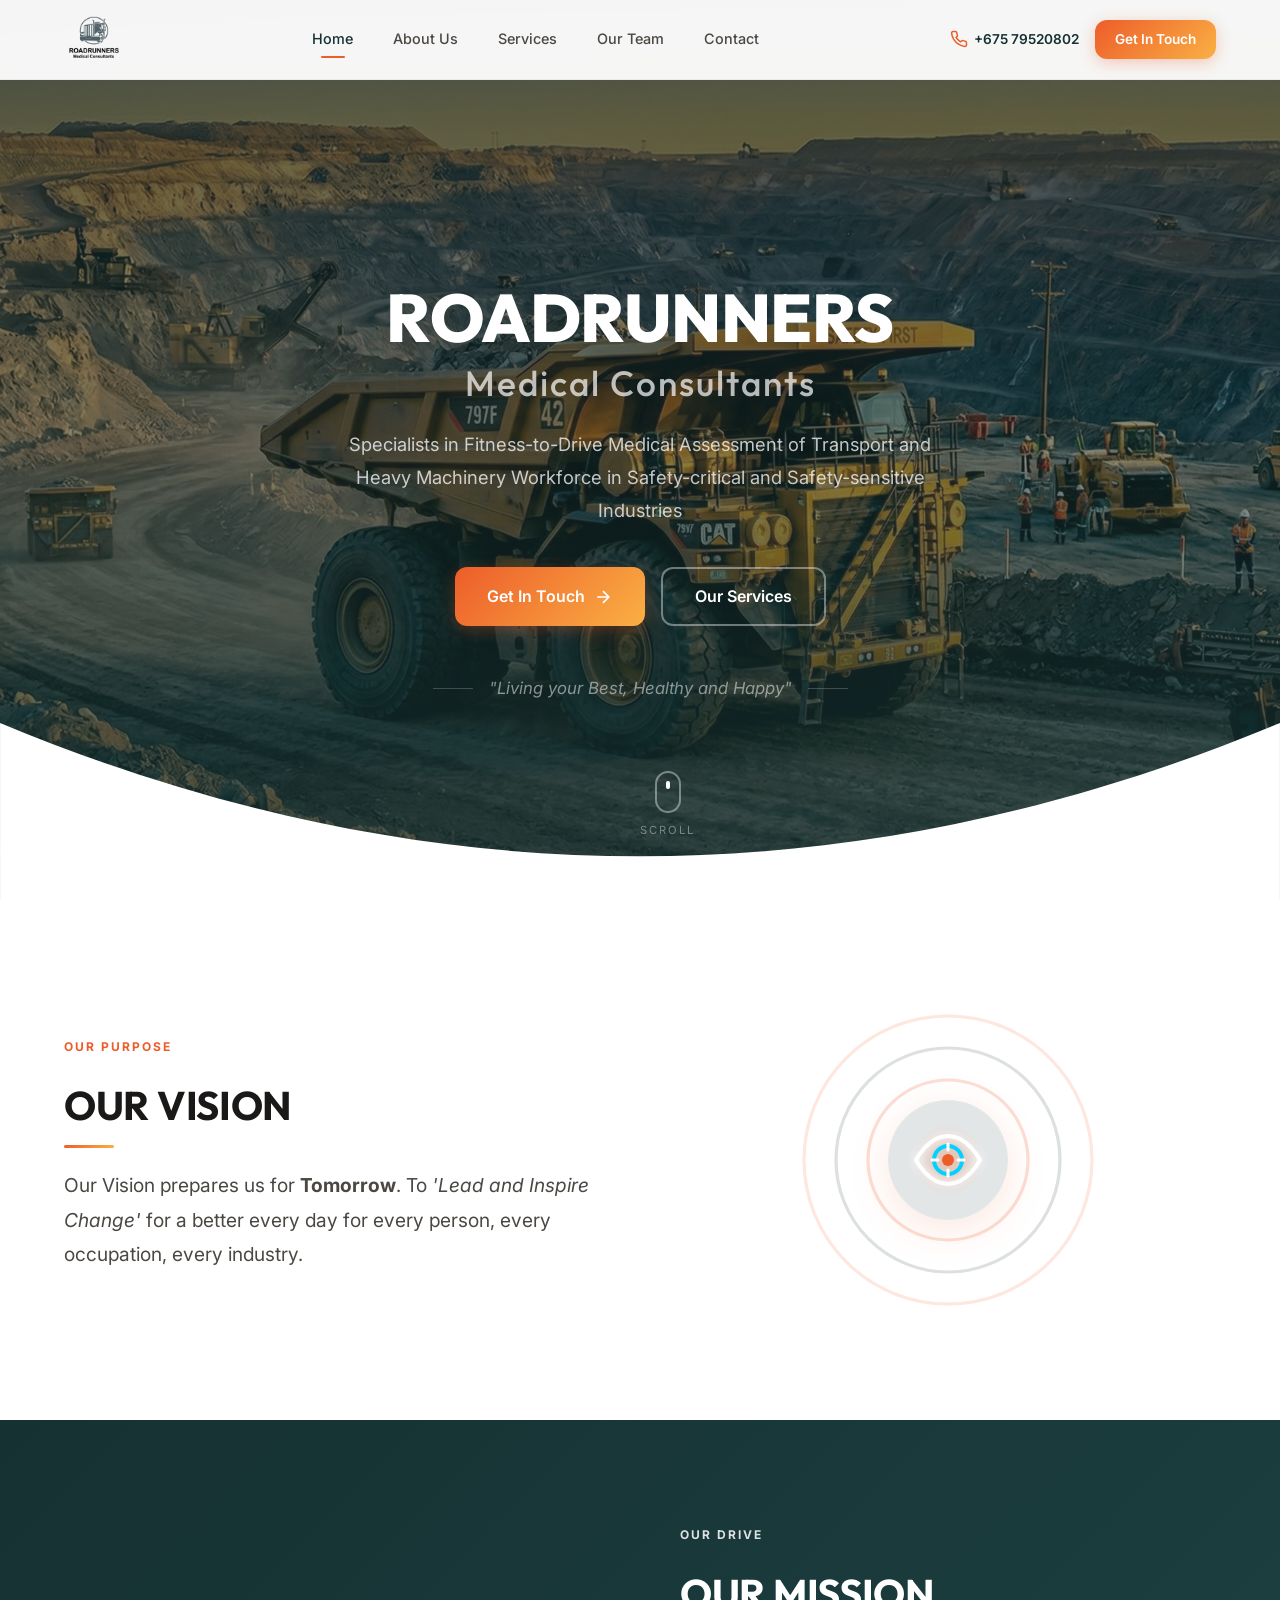
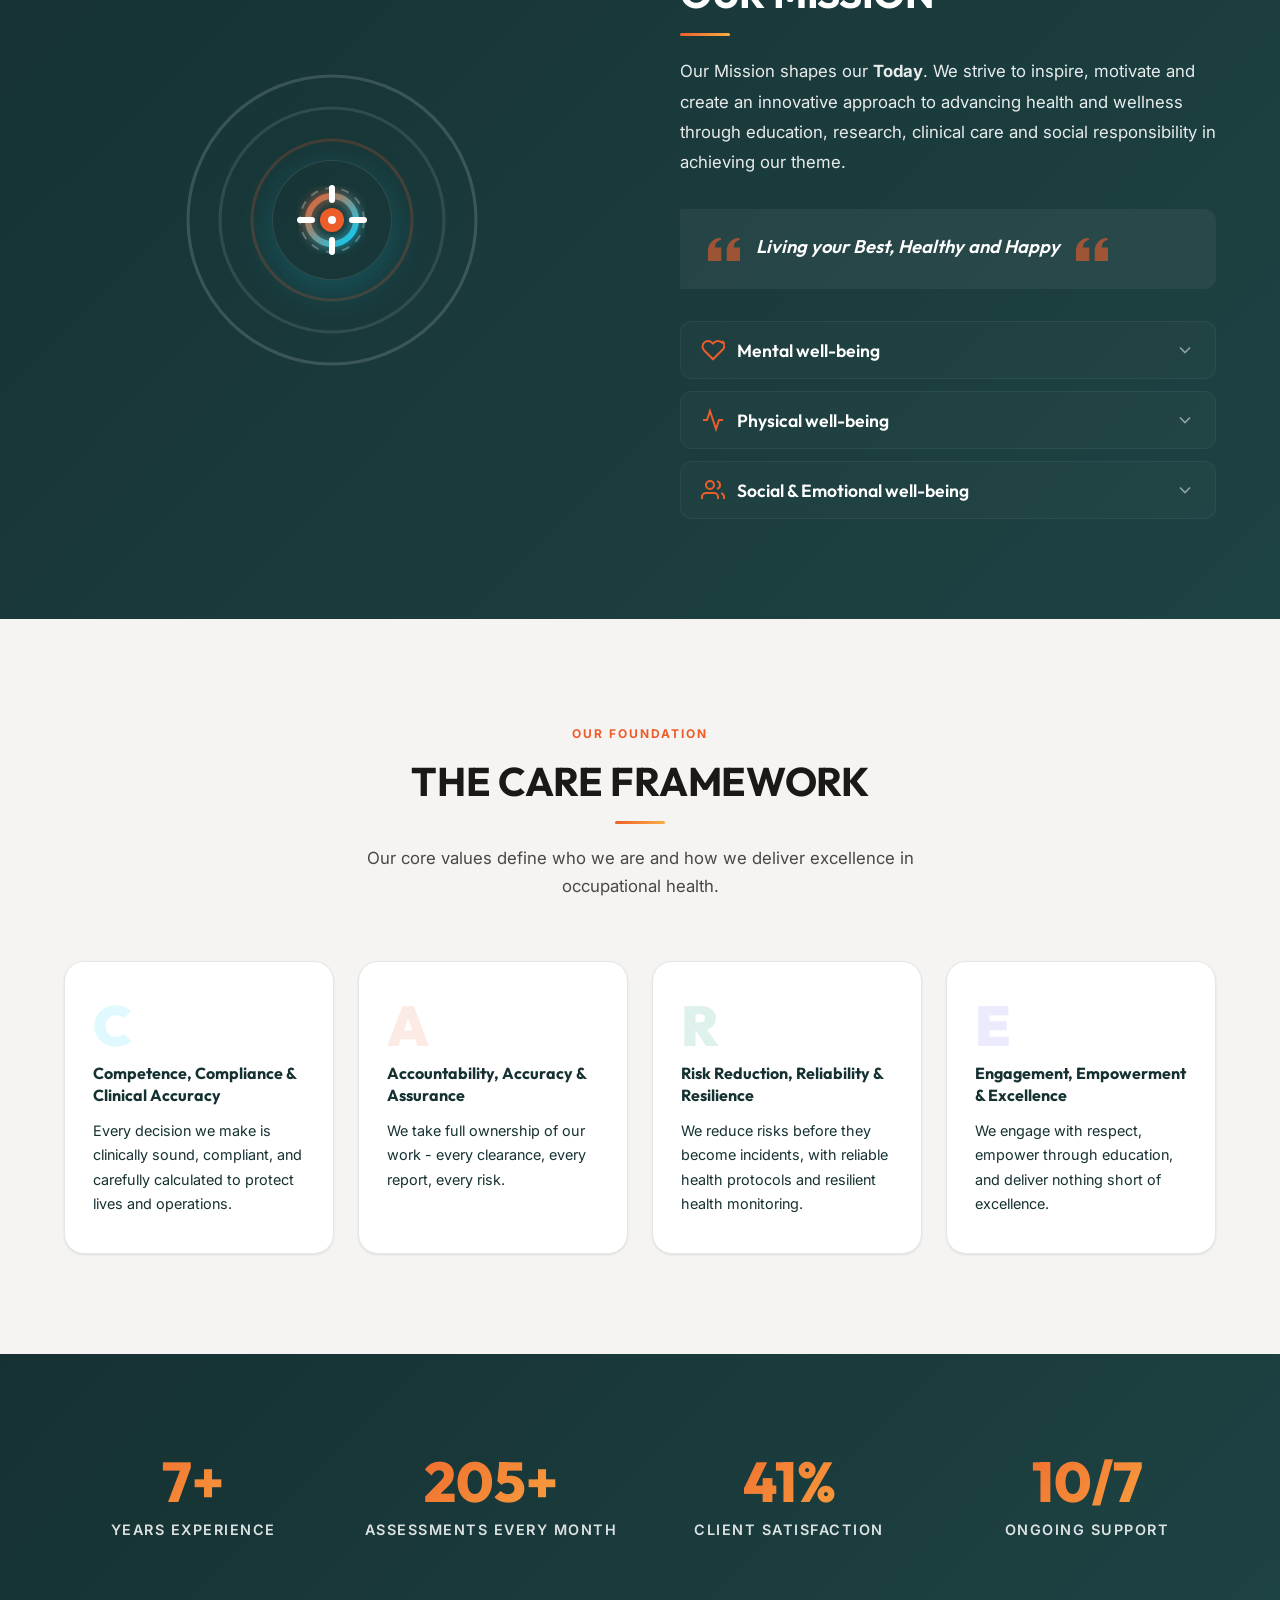
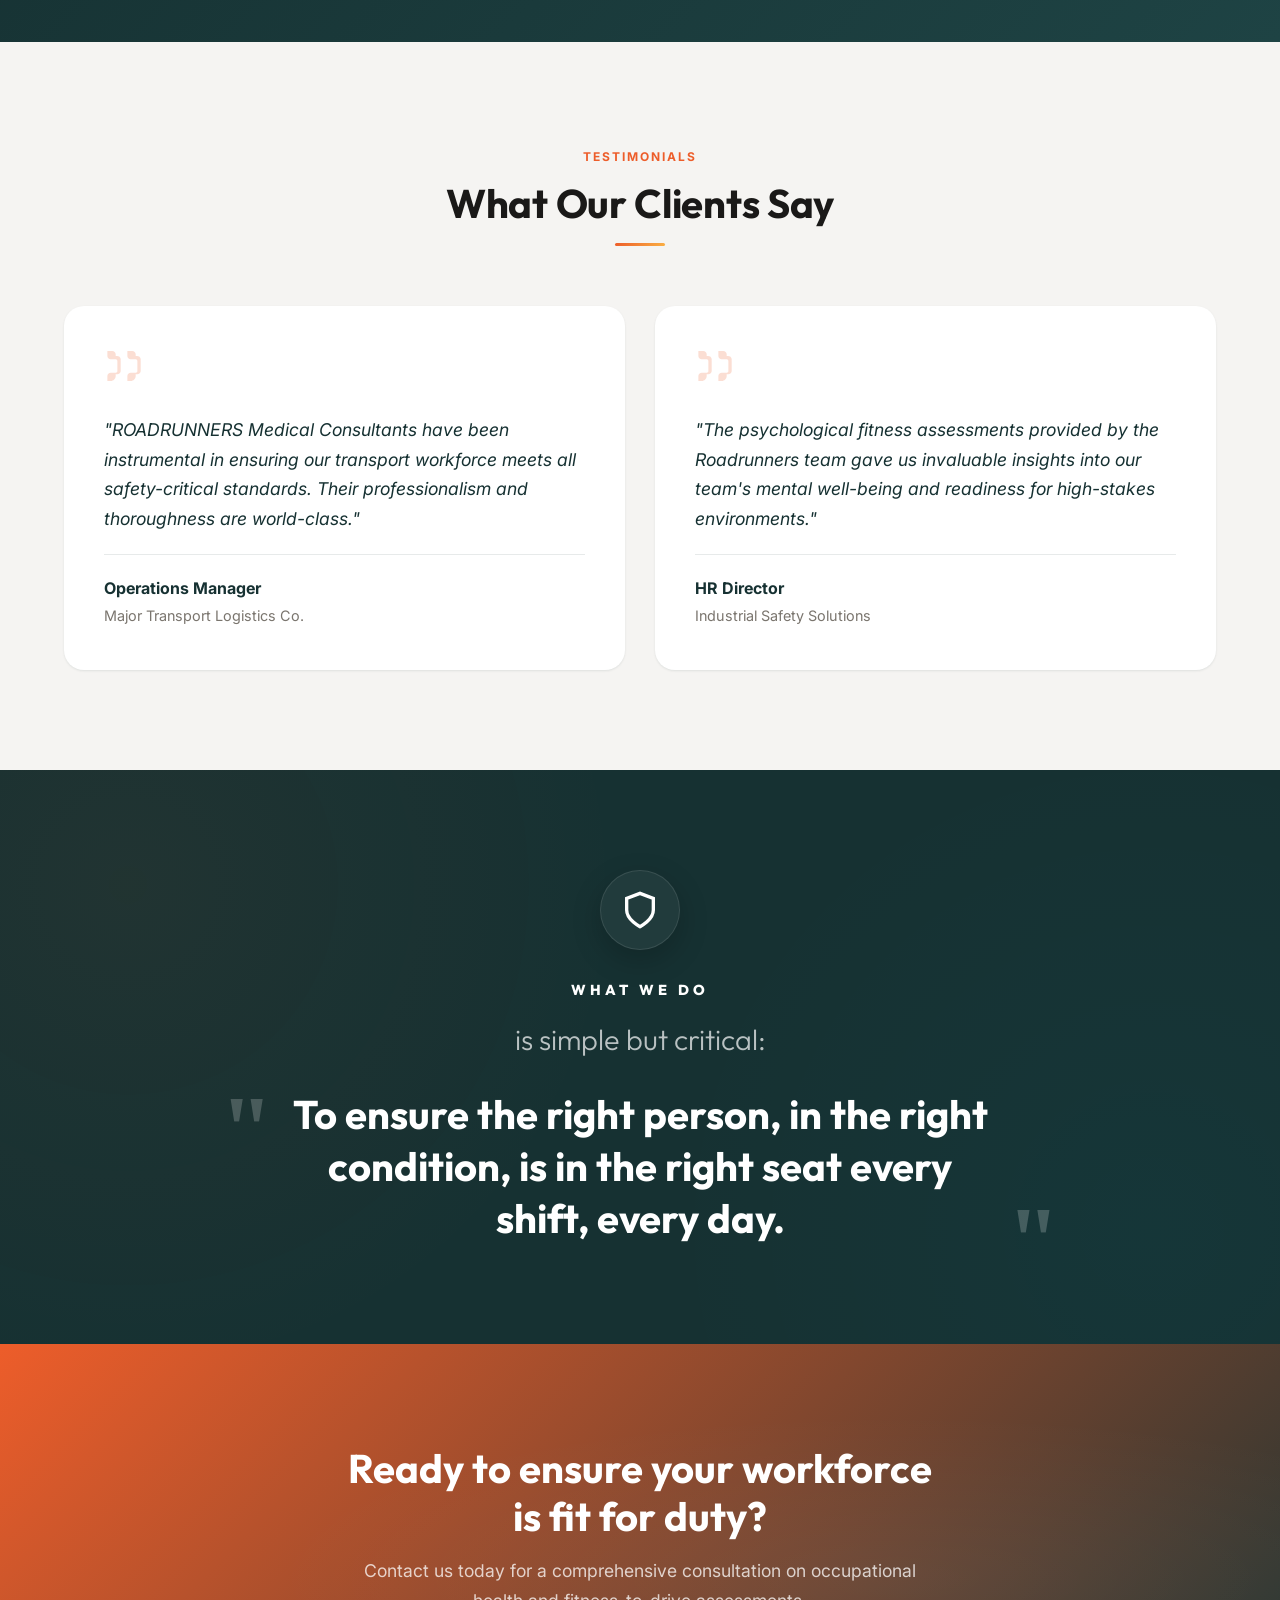
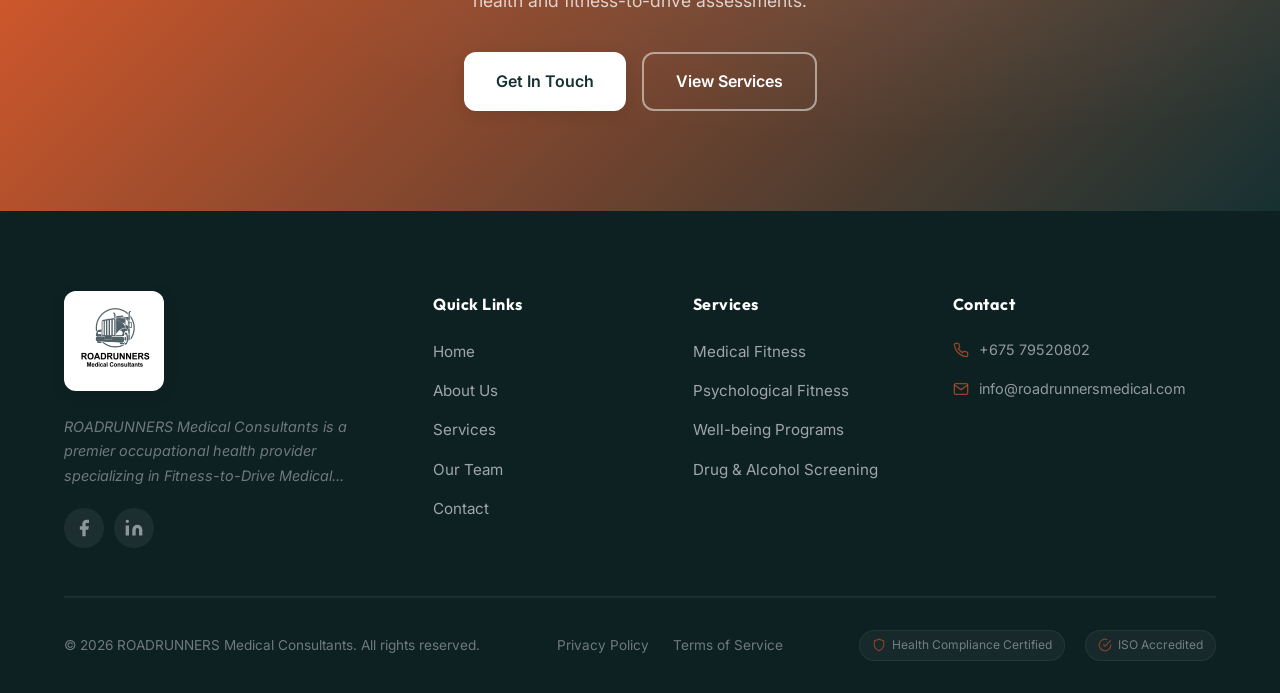
<file: index.html>
<!DOCTYPE html>
<html lang="en">

<head>
    <meta charset="UTF-8">
    <meta name="viewport" content="width=device-width, initial-scale=1.0">
    <title>ROADRUNNERS Medical Consultants | Fitness-to-Drive Medical Assessments</title>
    <link rel="icon" type="image/png" href="assets/logo/campany-logo.png">
    <meta name="description"
        content="ROADRUNNERS Medical Consultants - Specialists in Fitness-to-Drive Medical Assessment of Transport and Heavy Machinery Workforce in Safety-critical Industries.">
    <meta name="keywords"
        content="medical consultants, fitness to drive, occupational health, drug screening, pre-employment medicals, workplace safety">
    <link rel="preconnect" href="https://fonts.googleapis.com">
    <link rel="preconnect" href="https://fonts.gstatic.com" crossorigin>
    <link
        href="https://fonts.googleapis.com/css2?family=Inter:wght@300;400;500;600;700;800;900&family=Outfit:wght@400;500;600;700;800&display=swap"
        rel="stylesheet">
    <link rel="stylesheet" href="css/styles.css">
    <link rel="stylesheet" href="css/animations.css">

    <!-- SEO & Social Media Meta Tags -->
    <meta property="og:title" content="ROADRUNNERS Medical Consultants | Fitness-to-Drive Assessments">
    <meta property="og:description"
        content="Specialists in occupational health and fitness-to-drive medical assessments for safety-critical industries.">
    <meta property="og:image" content="assets/logo/campany-logo.png">
    <meta property="og:url" content="https://roadrunnersmedical.com/index.html">
    <meta property="og:type" content="website">
    <meta name="twitter:card" content="summary_large_image">
    <meta name="twitter:title" content="ROADRUNNERS Medical Consultants">
    <meta name="twitter:description" content="Occupational health excellence for safety-critical workforces.">
    <meta name="twitter:image" content="assets/logo/campany-logo.png">
</head>

<body>
    <!-- Reading Progress Bar -->
    <div class="progress-bar" id="progressBar"></div>

    <!-- Back to Top Button -->
    <button class="back-to-top" id="backToTop" aria-label="Back to top">
        <svg width="24" height="24" viewBox="0 0 24 24" fill="none" stroke="currentColor" stroke-width="2">
            <path d="M18 15l-6-6-6 6" />
        </svg>
    </button>

    <!-- HEADER -->
    <header class="header" id="header">
        <div class="container header__inner">
            <a href="index.html" class="header__logo">
                <img src="assets/logo/campany-logo.png" alt="ROADRUNNERS Medical Consultants" class="logo-img"
                    loading="lazy">
            </a>
            <nav class="nav" id="nav">
                <ul class="nav__list">
                    <li class="nav__item"><a href="index.html" class="nav__link active">Home</a></li>
                    <li class="nav__item"><a href="about.html" class="nav__link">About Us</a></li>
                    <li class="nav__item"><a href="services.html" class="nav__link">Services</a></li>
                    <li class="nav__item"><a href="team.html" class="nav__link">Our Team</a></li>
                    <li class="nav__item"><a href="contact.html" class="nav__link">Contact</a></li>
                </ul>
            </nav>
            <div class="header__actions">
                <a href="tel:+67579520802" class="header__phone">
                    <svg width="18" height="18" viewBox="0 0 24 24" fill="none" stroke="currentColor" stroke-width="2"><path d="M22 16.92v3a2 2 0 01-2.18 2 19.79 19.79 0 01-8.63-3.07 19.5 19.5 0 01-6-6 19.79 19.79 0 01-3.07-8.67A2 2 0 014.11 2h3a2 2 0 012 1.72c.127.96.361 1.903.7 2.81a2 2 0 01-.45 2.11L8.09 9.91a16 16 0 006 6l1.27-1.27a2 2 0 012.11-.45c.907.339 1.85.573 2.81.7A2 2 0 0122 16.92z"/></svg>
                    <span>+675 79520802</span>
                </a>
                <a href="contact.html" class="btn btn--primary btn--sm">Get In Touch</a>
            </div>
            <button class="hamburger" id="hamburger" aria-label="Toggle navigation">
                <span></span><span></span><span></span>
            </button>
        </div>
    </header>

    <!-- HERO SECTION -->
    <section class="hero" id="home">
        <div class="hero__slider" id="heroSlider">
            <div class="hero__slide active hero-slide--1">
            </div>
            <div class="hero__slide hero-slide--2"></div>
            <div class="hero__overlay"></div>
            <div class="hero__pattern"></div>
        </div>
        <div class="container hero__content">
            <h1 class="hero__title fade-up delay-1">
                ROADRUNNERS<br>
                <span class="hero__title--accent">Medical Consultants</span>
            </h1>
            <p class="hero__subtitle fade-up delay-2">Specialists in Fitness-to-Drive Medical Assessment of Transport
                and Heavy Machinery Workforce in Safety-critical and Safety-sensitive Industries</p>
            <div class="hero__actions fade-up delay-3">
                <a href="contact.html" class="btn btn--primary btn--lg">
                    Get In Touch
                    <svg width="20" height="20" viewBox="0 0 24 24" fill="none" stroke="currentColor" stroke-width="2">
                        <path d="M5 12h14M12 5l7 7-7 7" />
                    </svg>
                </a>
                <a href="services.html" class="btn btn--outline btn--lg">Our Services</a>
            </div>
            <div class="hero__tagline fade-up delay-4">
                <div class="tagline-line"></div>
                <span>"Living your Best, Healthy and Happy"</span>
                <div class="tagline-line"></div>
            </div>
        </div>
        <div class="hero__scroll fade-up delay-4">
            <a href="#vision" class="scroll-indicator">
                <div class="mouse-icon">
                    <div class="wheel"></div>
                </div>
                <span>Scroll</span>
            </a>
        </div>
        <div class="hero__transition fade-up-slow">
            <svg viewBox="0 0 1440 200" fill="none" xmlns="http://www.w3.org/2000/svg">
                <path d="M0 0C480 200 960 200 1440 0V200H0V0Z" fill="white" />
            </svg>
        </div>
    </section>

    <!-- VISION SECTION -->
    <section class="section section--white" id="vision">
        <div class="container">
            <div class="split-section">
                <div class="split-section__content reveal-left">
                    <span class="section__label">Our Purpose</span>
                    <h2 class="section__title">OUR VISION</h2>
                    <div class="section__divider"></div>
                    <p class="section__text section__text--large">Our Vision prepares us for <strong>Tomorrow</strong>.
                        To <em>'Lead and Inspire Change'</em> for a better every day for every person, every occupation,
                        every industry.</p>
                </div>
                <div class="split-section__visual reveal-right">
                    <div class="vision-graphic">
                        <div class="vision-graphic__circle">
                            <svg viewBox="0 0 200 200" class="vision-graphic__svg">
                                <circle cx="100" cy="100" r="90" fill="none" stroke="rgba(237,93,42,0.15)"
                                    stroke-width="2" />
                                <circle cx="100" cy="100" r="70" fill="none" stroke="rgba(22,49,50,0.15)"
                                    stroke-width="2" />
                                <circle cx="100" cy="100" r="50" fill="none" stroke="rgba(237,93,42,0.2)"
                                    stroke-width="2" />
                            </svg>
                            <div class="vision-graphic__icon vision-graphic__icon--super">
                                <svg width="80" height="80" viewBox="0 0 40 40" fill="none">
                                    <defs>
                                        <radialGradient id="eyePulse" cx="50%" cy="50%" r="50%">
                                            <stop stop-color="#ED5D2A" offset="0%" />
                                            <stop stop-color="rgba(237,93,42,0)" offset="100%" />
                                        </radialGradient>
                                        <filter id="eyeGlow" x="-20%" y="-20%" width="140%" height="140%">
                                            <feGaussianBlur stdDeviation="2" result="blur" />
                                            <feComposite in="SourceGraphic" in2="blur" operator="over" />
                                        </filter>
                                    </defs>
                                    <circle cx="20" cy="20" r="18" fill="url(#eyePulse)" opacity="0.3" />
                                    <path d="M4 20s6-12 16-12 16 12 16 12-6 12-16 12S4 20 4 20z" stroke="white"
                                        stroke-width="2" filter="url(#eyeGlow)" />
                                    <circle cx="20" cy="20" r="7" stroke="#00D2FF" stroke-width="2" />
                                    <circle cx="20" cy="20" r="3" fill="#ED5D2A" />
                                    <path d="M20 12 L20 15 M20 25 L20 28 M12 20 L15 20 M25 20 L28 20" stroke="white"
                                        stroke-width="1.5" stroke-linecap="round" />
                                </svg>
                            </div>
                        </div>
                    </div>
                </div>
            </div>
        </div>
    </section>

    <!-- MISSION SECTION -->
    <section class="section section--navy" id="mission">
        <div class="container">
            <div class="split-section split-section--reverse">
                <div class="split-section__content reveal-right">
                    <span class="section__label section__label--light">Our Drive</span>
                    <h2 class="section__title section__title--light">OUR MISSION</h2>
                    <div class="section__divider section__divider--light"></div>
                    <p class="section__text section__text--light">Our Mission shapes our <strong>Today</strong>. We
                        strive to inspire, motivate and create an innovative approach to advancing health and wellness
                        through education, research, clinical care and social responsibility in achieving our theme.</p>
                    <blockquote class="mission-quote mission-quote--dark">
                        <svg width="32" height="32" viewBox="0 0 24 24" fill="rgba(237,93,42,0.6)">
                            <path d="M14.017 21v-7.391c0-5.704 3.748-9.393 9.11-10.009l.873 1.742c-3.04.531-4.265 2.113-4.586 4.705l-.092.742H24v10.211h-9.983zm-14.017 0v-7.391c0-5.704 3.748-9.393 9.11-10.009l.873 1.742c-3.04.531-4.265 2.113-4.586 4.705l-.092.742H10v10.211h-9.983z"/>
                        </svg>
                        <p>Living your Best, Healthy and Happy</p>
                        <svg width="32" height="32" viewBox="0 0 24 24" fill="rgba(237,93,42,0.6)" class="mission-quote__end">
                            <path d="M14.017 21v-7.391c0-5.704 3.748-9.393 9.11-10.009l.873 1.742c-3.04.531-4.265 2.113-4.586 4.705l-.092.742H24v10.211h-9.983zm-14.017 0v-7.391c0-5.704 3.748-9.393 9.11-10.009l.873 1.742c-3.04.531-4.265 2.113-4.586 4.705l-.092.742H10v10.211h-9.983z"/>
                        </svg>
                    </blockquote>

                    <div class="wellbeing-framework reveal-up">
                        <div class="wellbeing-item">
                            <button class="wellbeing-trigger" aria-expanded="false" onclick="this.closest('.wellbeing-item').classList.toggle('active')">
                                <span class="wellbeing-title">
                                    <svg width="24" height="24" viewBox="0 0 24 24" fill="none" stroke="currentColor" stroke-width="2" class="wellbeing-icon"><path d="M20.84 4.61a5.5 5.5 0 0 0-7.78 0L12 5.67l-1.06-1.06a5.5 5.5 0 0 0-7.78 7.78l1.06 1.06L12 21.23l8.72-8.72 1.06-1.06a5.5 5.5 0 0 0 0-7.78z"></path></svg>
                                    Mental well-being
                                </span>
                                <svg width="20" height="20" viewBox="0 0 24 24" fill="none" stroke="currentColor" stroke-width="2" class="wellbeing-arrow"><polyline points="6 9 12 15 18 9"></polyline></svg>
                            </button>
                            <div class="wellbeing-content">
                                <p>Not all wounds are visible. We are dedicated to healing the unseen by helping employees overcome mental challenges with the help of our mental health experts.</p>
                            </div>
                        </div>

                        <div class="wellbeing-item">
                            <button class="wellbeing-trigger" aria-expanded="false" onclick="this.closest('.wellbeing-item').classList.toggle('active')">
                                <span class="wellbeing-title">
                                    <svg width="24" height="24" viewBox="0 0 24 24" fill="none" stroke="currentColor" stroke-width="2" class="wellbeing-icon"><path d="M22 12h-4l-3 9L9 3l-3 9H2"></path></svg>
                                    Physical well-being
                                </span>
                                <svg width="20" height="20" viewBox="0 0 24 24" fill="none" stroke="currentColor" stroke-width="2" class="wellbeing-arrow"><polyline points="6 9 12 15 18 9"></polyline></svg>
                            </button>
                            <div class="wellbeing-content">
                                <p>We are committed to helping employees’ live life without restrictions by providing access to innovative interventions such as chiropractic care and physiotherapy.</p>
                            </div>
                        </div>

                        <div class="wellbeing-item">
                            <button class="wellbeing-trigger" aria-expanded="false" onclick="this.closest('.wellbeing-item').classList.toggle('active')">
                                <span class="wellbeing-title">
                                    <svg width="24" height="24" viewBox="0 0 24 24" fill="none" stroke="currentColor" stroke-width="2" class="wellbeing-icon"><path d="M17 21v-2a4 4 0 0 0-4-4H5a4 4 0 0 0-4 4v2"></path><circle cx="9" cy="7" r="4"></circle><path d="M23 21v-2a4 4 0 0 0-3-3.87"></path><path d="M16 3.13a4 4 0 0 1 0 7.75"></path></svg>
                                    Social & Emotional well-being
                                </span>
                                <svg width="20" height="20" viewBox="0 0 24 24" fill="none" stroke="currentColor" stroke-width="2" class="wellbeing-arrow"><polyline points="6 9 12 15 18 9"></polyline></svg>
                            </button>
                            <div class="wellbeing-content">
                                <p>Taking care of your social and emotional well-being matters. We strive to empower resilience through employee assistance programs which allows employees to navigate challenging life events when confronted.</p>
                            </div>
                        </div>
                    </div>
                </div>
                <div class="split-section__visual reveal-left">
                    <div class="vision-graphic vision-graphic--mission">
                        <div class="vision-graphic__circle">
                            <svg viewBox="0 0 200 200" class="vision-graphic__svg">
                                <circle cx="100" cy="100" r="90" fill="none" stroke="rgba(255,255,255,0.15)"
                                    stroke-width="2" />
                                <circle cx="100" cy="100" r="70" fill="none" stroke="rgba(255,255,255,0.1)"
                                    stroke-width="2" />
                                <circle cx="100" cy="100" r="50" fill="none" stroke="rgba(237,93,42,0.2)"
                                    stroke-width="2" />
                            </svg>
                            <div class="vision-graphic__icon vision-graphic__icon--super">
                                <svg width="80" height="80" viewBox="0 0 40 40" fill="none">
                                    <defs>
                                        <linearGradient id="missionGrad" x1="0%" y1="0%" x2="100%" y2="100%">
                                            <stop stop-color="#ED5D2A" offset="0%" />
                                            <stop stop-color="#00D2FF" offset="100%" />
                                        </linearGradient>
                                        <filter id="missionGlow" x="-20%" y="-20%" width="140%" height="140%">
                                            <feGaussianBlur stdDeviation="3" result="blur" />
                                            <feComposite in="SourceGraphic" in2="blur" operator="over" />
                                        </filter>
                                    </defs>
                                    <circle cx="20" cy="20" r="16" stroke="white" stroke-dasharray="4 4"
                                        stroke-opacity="0.3" />
                                    <circle cx="20" cy="20" r="12" stroke="url(#missionGrad)" stroke-width="3"
                                        filter="url(#missionGlow)" />
                                    <circle cx="20" cy="20" r="6" fill="#ED5D2A" />
                                    <path d="M20 4 L20 10 M20 30 L20 36 M4 20 L10 20 M30 20 L36 20" stroke="white"
                                        stroke-width="3" stroke-linecap="round" />
                                    <circle cx="20" cy="20" r="2" fill="white" />
                                </svg>
                            </div>
                        </div>
                    </div>
                </div>
            </div>
        </div>
    </section>

    <!-- CORE VALUES SECTION -->
    <section class="section section--light" id="values">
        <div class="container">
            <div class="section__header reveal-up">
                <span class="section__label">Our Foundation</span>
                <h2 class="section__title">THE CARE FRAMEWORK</h2>
                <div class="section__divider section__divider--center"></div>
                <p class="section__subtitle">Our core values define who we are and how we deliver excellence in
                    occupational health.</p>
            </div>
            <div class="care-grid">
                <div class="care-card care-card--dark reveal-up delay-1" data-letter="C">
                    <div class="care-card__letter" aria-hidden="true">C</div>
                    <h3 class="care-card__title">Competence, Compliance &amp; Clinical Accuracy</h3>
                    <p class="care-card__text">Every decision we make is clinically sound, compliant, and carefully
                        calculated to protect lives and operations.</p>
                    <div class="care-card__accent"></div>
                </div>
                <div class="care-card care-card--dark reveal-up delay-2" data-letter="A">
                    <div class="care-card__letter" aria-hidden="true">A</div>
                    <h3 class="care-card__title">Accountability, Accuracy &amp; Assurance</h3>
                    <p class="care-card__text">We take full ownership of our work - every clearance, every report,
                        every risk.</p>
                    <div class="care-card__accent"></div>
                </div>
                <div class="care-card care-card--dark reveal-up delay-3" data-letter="R">
                    <div class="care-card__letter">R</div>
                    <h3 class="care-card__title">Risk Reduction, Reliability &amp; Resilience</h3>
                    <p class="care-card__text">We reduce risks before they become incidents, with reliable health
                        protocols and resilient health monitoring.</p>
                    <div class="care-card__accent"></div>
                </div>
                <div class="care-card care-card--dark reveal-up delay-4" data-letter="E">
                    <div class="care-card__letter">E</div>
                    <h3 class="care-card__title">Engagement, Empowerment &amp; Excellence</h3>
                    <p class="care-card__text">We engage with respect, empower through education, and deliver nothing
                        short of excellence.</p>
                    <div class="care-card__accent"></div>
                </div>
            </div>
        </div>
    </section>

    <!-- STATISTICS SECTION -->
    <section class="section section--navy reveal-up">
        <div class="container">
            <div class="stats-grid">
                <div class="stat-item">
                    <span class="stat-number" data-target="15" data-suffix="+">0</span>
                    <span class="stat-label">Years Experience</span>
                </div>
                <div class="stat-item">
                    <span class="stat-number" data-target="500" data-suffix="+">0</span>
                    <span class="stat-label">Assessments Every Month</span>
                </div>
                <div class="stat-item">
                    <span class="stat-number" data-target="99" data-suffix="%">0</span>
                    <span class="stat-label">Client Satisfaction</span>
                </div>
                <div class="stat-item">
                    <span class="stat-number" data-target="24" data-suffix="/7">0</span>
                    <span class="stat-label">Ongoing Support</span>
                </div>
            </div>
        </div>
    </section>

    <!-- TESTIMONIALS SECTION -->
    <section class="section section--light reveal-up">
        <div class="container">
            <div class="section__header">
                <span class="section__label">Testimonials</span>
                <h2 class="section__title">What Our Clients Say</h2>
                <div class="section__divider section__divider--center"></div>
            </div>

            <div class="testimonials-grid">
                <div class="testimonial-card">
                    <div class="testimonial-card__quote">
                        <svg width="40" height="40" viewBox="0 0 24 24" fill="var(--green)" opacity="0.2">
                            <path
                                d="M14.017 21L14.017 18C14.017 16.8954 14.9124 16 16.017 16H19.017C19.5693 16 20.017 15.5523 20.017 15V9C20.017 8.44772 19.5693 8 19.017 8H16.017C14.9124 8 14.017 7.10457 14.017 6V3L17.017 3C18.1216 3 19.017 3.89543 19.017 5V6H20.017C21.1216 6 22.017 6.89543 22.017 8V15C22.017 16.1046 21.1216 17 20.017 17H19.017V18C19.017 19.6569 17.6739 21 16.017 21H14.017ZM2.017 21L2.017 18C2.017 16.8954 2.91243 16 4.017 16H7.017C7.56928 16 8.017 15.5523 8.017 15V9C8.017 8.44772 7.56928 8 7.017 8H4.017C2.91243 8 2.017 7.10457 2.017 6V3L5.017 3C6.12157 3 7.017 3.89543 7.017 5V6H8.017C9.12157 6 10.017 6.89543 10.017 8V15C10.017 16.1046 9.12157 17 8.017 17H7.017V18C7.017 19.6569 5.67386 21 4.017 21H2.017Z" />
                        </svg>
                    </div>
                    <p class="testimonial-card__text">"ROADRUNNERS Medical Consultants have been instrumental in
                        ensuring our transport workforce meets all safety-critical standards. Their professionalism and
                        thoroughness are world-class."</p>
                    <div class="testimonial-card__author">
                        <strong>Operations Manager</strong>
                        <span>Major Transport Logistics Co.</span>
                    </div>
                </div>

                <div class="testimonial-card">
                    <div class="testimonial-card__quote">
                        <svg width="40" height="40" viewBox="0 0 24 24" fill="var(--green)" opacity="0.2">
                            <path
                                d="M14.017 21L14.017 18C14.017 16.8954 14.9124 16 16.017 16H19.017C19.5693 16 20.017 15.5523 20.017 15V9C20.017 8.44772 19.5693 8 19.017 8H16.017C14.9124 8 14.017 7.10457 14.017 6V3L17.017 3C18.1216 3 19.017 3.89543 19.017 5V6H20.017C21.1216 6 22.017 6.89543 22.017 8V15C22.017 16.1046 21.1216 17 20.017 17H19.017V18C19.017 19.6569 17.6739 21 16.017 21H14.017ZM2.017 21L2.017 18C2.017 16.8954 2.91243 16 4.017 16H7.017C7.56928 16 8.017 15.5523 8.017 15V9C8.017 8.44772 7.56928 8 7.017 8H4.017C2.91243 8 2.017 7.10457 2.017 6V3L5.017 3C6.12157 3 7.017 3.89543 7.017 5V6H8.017C9.12157 6 10.017 6.89543 10.017 8V15C10.017 16.1046 9.12157 17 8.017 17H7.017V18C7.017 19.6569 5.67386 21 4.017 21H2.017Z" />
                        </svg>
                    </div>
                    <p class="testimonial-card__text">"The psychological fitness assessments provided by the Roadrunners
                        team gave us invaluable insights into our team's mental well-being and readiness for high-stakes
                        environments."</p>
                    <div class="testimonial-card__author">
                        <strong>HR Director</strong>
                        <span>Industrial Safety Solutions</span>
                    </div>
                </div>
            </div>
        </div>
    </section>

    <!-- KEY MESSAGE SECTION -->
    <section class="key-message">
        <div class="container">
            <div class="key-message__inner reveal-up">
                <div class="key-message__icon">
                    <svg width="40" height="40" viewBox="0 0 24 24" fill="none" stroke="currentColor" stroke-width="2">
                        <path d="M12 22s8-4 8-10V5l-8-3-8 3v7c0 6 8 10 8 10z" />
                    </svg>
                </div>
                <h2 class="key-message__title">WHAT WE DO</h2>
                <p class="key-message__text">is simple but critical:</p>
                <blockquote class="key-message__quote">To ensure the right person, in the right condition, is in the
                    right seat every shift, every day.</blockquote>
            </div>
        </div>
    </section>

    <!-- CTA SECTION -->
    <section class="cta-section">
        <div class="container">
            <div class="cta-section__inner reveal-up">
                <h2 class="cta-section__title">Ready to ensure your workforce is fit for duty?</h2>
                <p class="cta-section__text">Contact us today for a comprehensive consultation on occupational health
                    and fitness-to-drive assessments.</p>
                <div class="cta-section__actions">
                    <a href="contact.html" class="btn btn--white btn--lg">Get In Touch</a>
                    <a href="services.html" class="btn btn--outline-white btn--lg">View Services</a>
                </div>
            </div>
        </div>
    </section>

    <!-- FOOTER -->
    <footer class="footer">
        <div class="container">
            <div class="footer__grid">
                <div class="footer__brand">
                    <a href="index.html" class="footer__logo">
                        <img src="assets/logo/campany-logo.png" alt="ROADRUNNERS Medical Consultants logo"
                            class="logo-img" loading="lazy">
                    </a>
                    <p class="footer__tagline">ROADRUNNERS Medical Consultants is a premier occupational health provider specializing in Fitness-to-Drive Medical...</p>
                    <div class="footer__social">
                        <a href="https://facebook.com" class="social-link" aria-label="Follow us on Facebook"
                            target="_blank" rel="noopener">
                            <svg width="20" height="20" viewBox="0 0 24 24" fill="currentColor">
                                <path d="M18 2h-3a5 5 0 00-5 5v3H7v4h3v8h4v-8h3l1-4h-4V7a1 1 0 011-1h3z" />
                            </svg>
                        </a>
                        <a href="https://linkedin.com" class="social-link" aria-label="Follow us on LinkedIn"
                            target="_blank" rel="noopener">
                            <svg width="20" height="20" viewBox="0 0 24 24" fill="currentColor">
                                <path
                                    d="M16 8a6 6 0 016 6v7h-4v-7a2 2 0 00-2-2 2 2 0 00-2 2v7h-4v-7a6 6 0 016-6zM2 9h4v12H2zM4 6a2 2 0 100-4 2 2 0 000 4z" />
                            </svg>
                        </a>
                    </div>
                </div>
                <div class="footer__links">
                    <h4 class="footer__title">Quick Links</h4>
                    <ul class="footer__list">
                        <li><a href="index.html">Home</a></li>
                        <li><a href="about.html">About Us</a></li>
                        <li><a href="services.html">Services</a></li>
                        <li><a href="team.html">Our Team</a></li>
                        <li><a href="contact.html">Contact</a></li>
                    </ul>
                </div>
                <div class="footer__links">
                    <h4 class="footer__title">Services</h4>
                    <ul class="footer__list">
                        <li><a href="services.html#medical">Medical Fitness</a></li>
                        <li><a href="services.html#psychological">Psychological Fitness</a></li>
                        <li><a href="services.html#wellbeing">Well-being Programs</a></li>
                        <li><a href="services.html">Drug & Alcohol Screening</a></li>
                    </ul>
                </div>
                <div class="footer__contact">
                    <h4 class="footer__title">Contact</h4>
                    <div class="footer__contact-item">
                        <svg width="16" height="16" viewBox="0 0 24 24" fill="none" stroke="currentColor"
                            stroke-width="2">
                            <path
                                d="M22 16.92v3a2 2 0 01-2.18 2 19.79 19.79 0 01-8.63-3.07 19.5 19.5 0 01-6-6 19.79 19.79 0 01-3.07-8.67A2 2 0 014.11 2h3a2 2 0 012 1.72c.127.96.361 1.903.7 2.81a2 2 0 01-.45 2.11L8.09 9.91a16 16 0 006 6l1.27-1.27a2 2 0 012.11-.45c.907.339 1.85.573 2.81.7A2 2 0 0122 16.92z" />
                        </svg>
                        <span>+675 79520802</span>
                    </div>
                    <div class="footer__contact-item">
                        <svg width="16" height="16" viewBox="0 0 24 24" fill="none" stroke="currentColor"
                            stroke-width="2">
                            <path d="M4 4h16c1.1 0 2 .9 2 2v12c0 1.1-.9 2-2 2H4c-1.1 0-2-.9-2-2V6c0-1.1.9-2 2-2z" />
                            <polyline points="22,6 12,13 2,6" />
                        </svg>
                        <span>info@roadrunnersmedical.com</span>
                    </div>
                </div>
            </div>
            <div class="footer__bottom">
                <p>&copy; 2026 ROADRUNNERS Medical Consultants. All rights reserved.</p>

                <div class="footer__legal-links">
                    <a href="privacy.html">Privacy Policy</a>
                    <a href="terms.html">Terms of Service</a>
                </div>

                <div class="footer__compliance">
                    <span class="compliance-badge">
                        <svg width="14" height="14" viewBox="0 0 24 24" fill="none" stroke="currentColor"
                            stroke-width="2">
                            <path d="M12 22s8-4 8-10V5l-8-3-8 3v7c0 6 8 10 8 10z" />
                        </svg>
                        Health Compliance Certified
                    </span>
                    <span class="compliance-badge">
                        <svg width="14" height="14" viewBox="0 0 24 24" fill="none" stroke="currentColor"
                            stroke-width="2">
                            <path d="M22 11.08V12a10 10 0 11-5.93-9.14" />
                            <polyline points="22 4 12 14.01 9 11.01" />
                        </svg>
                        ISO Accredited
                    </span>
                </div>
            </div>
        </div>
    </footer>


    <script src="js/main.js"></script>
</body>
</html>
</file>
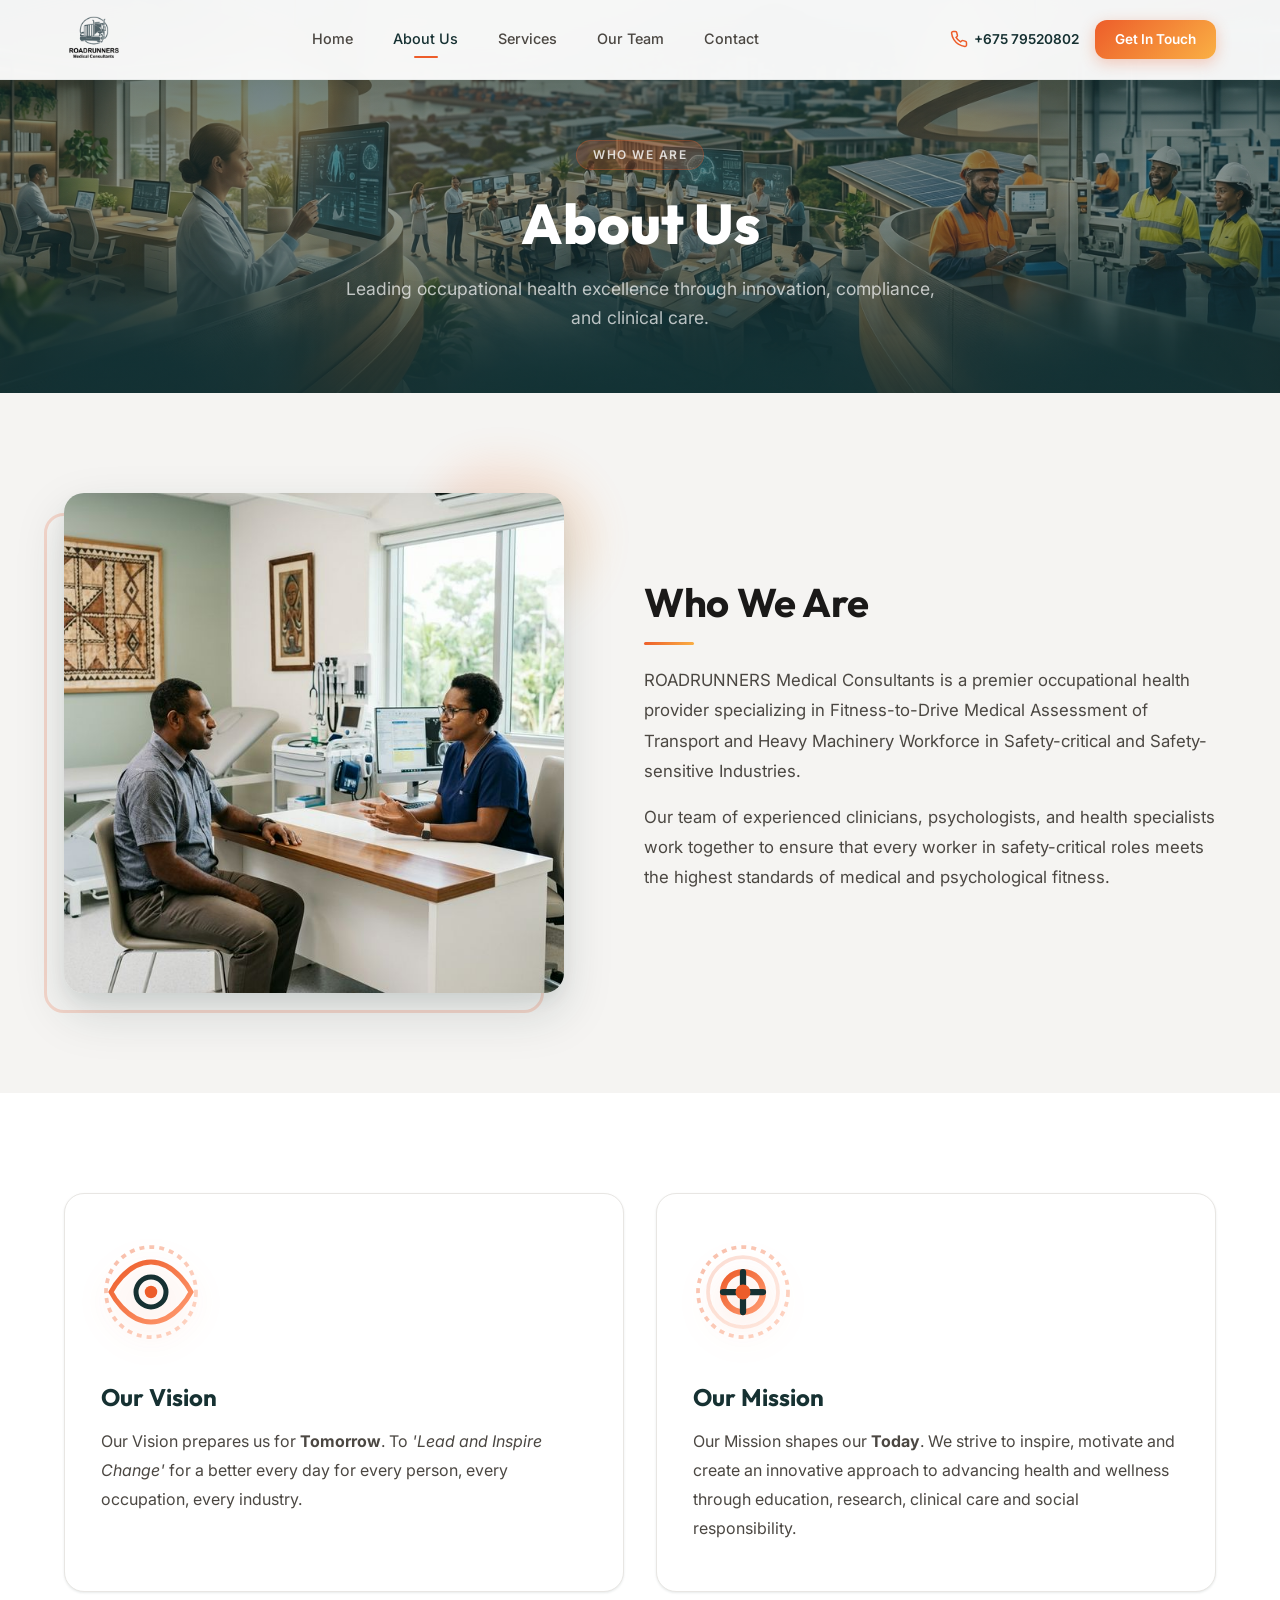
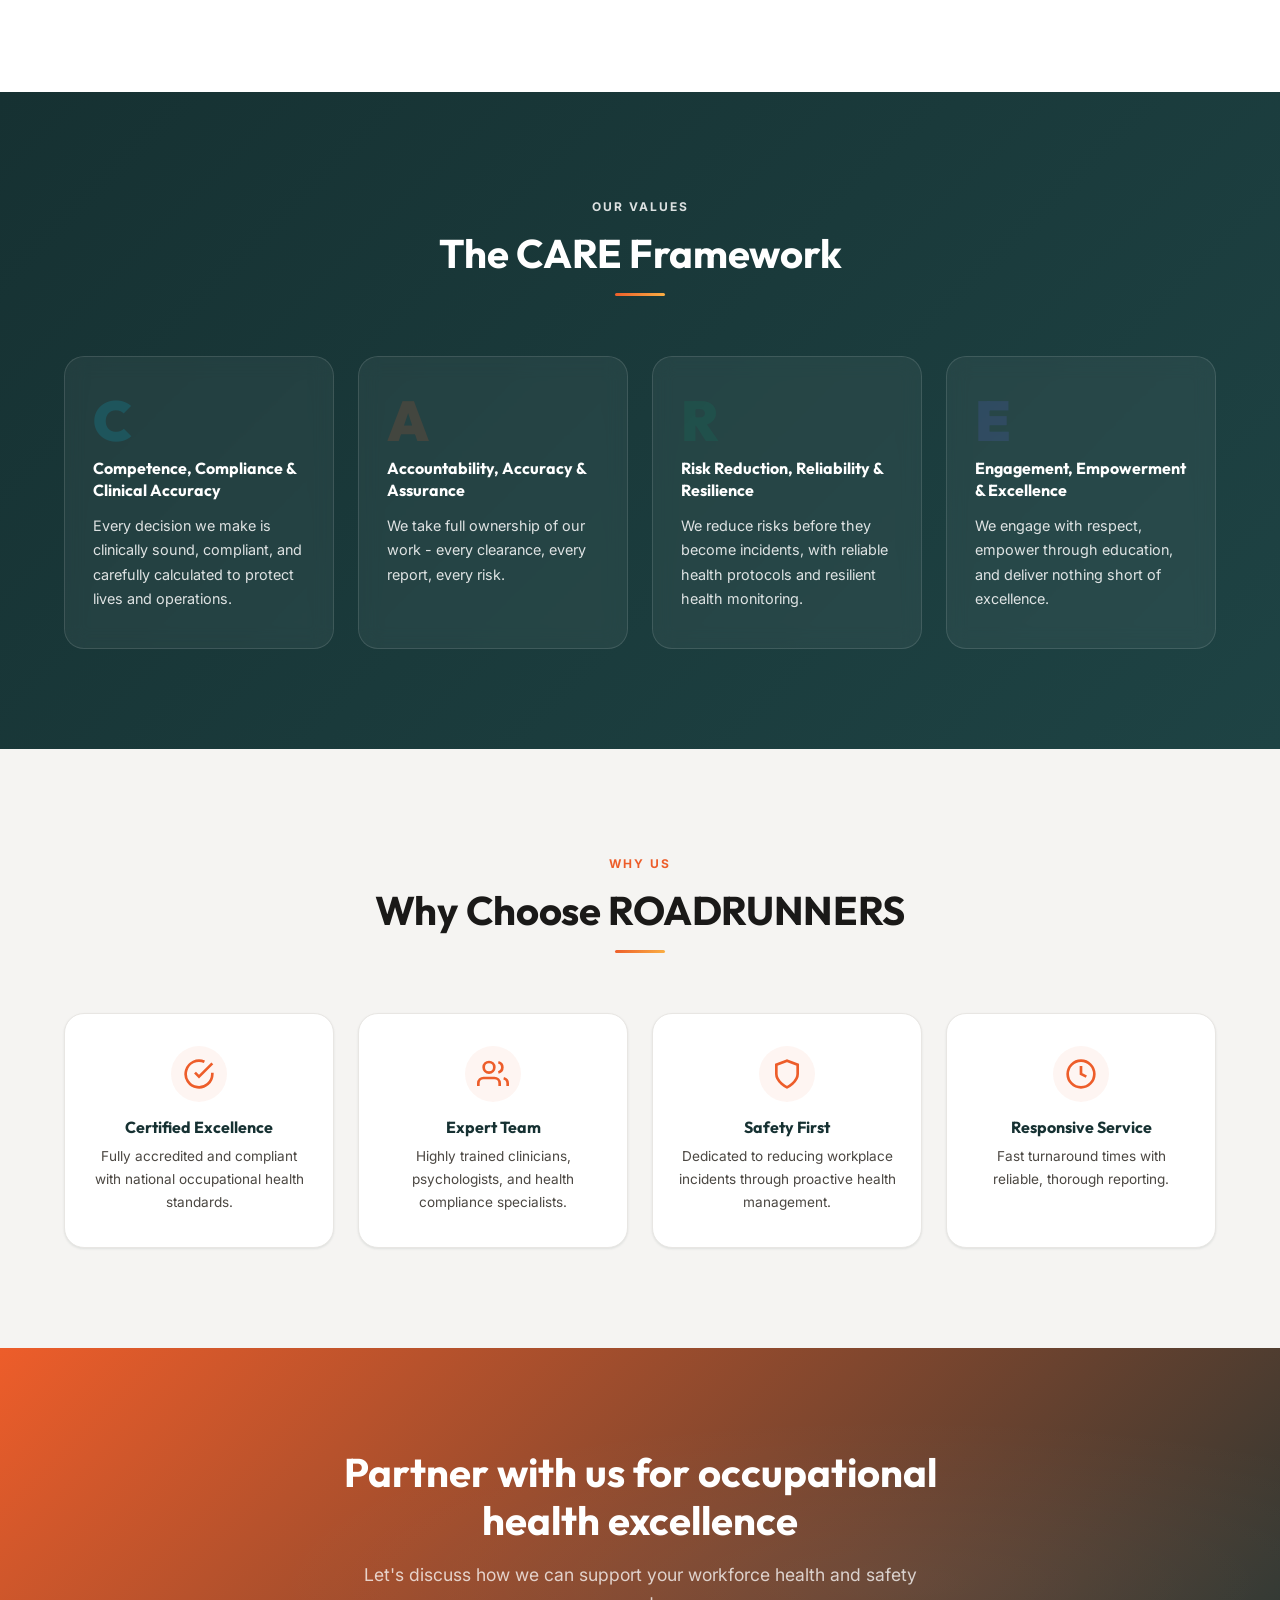
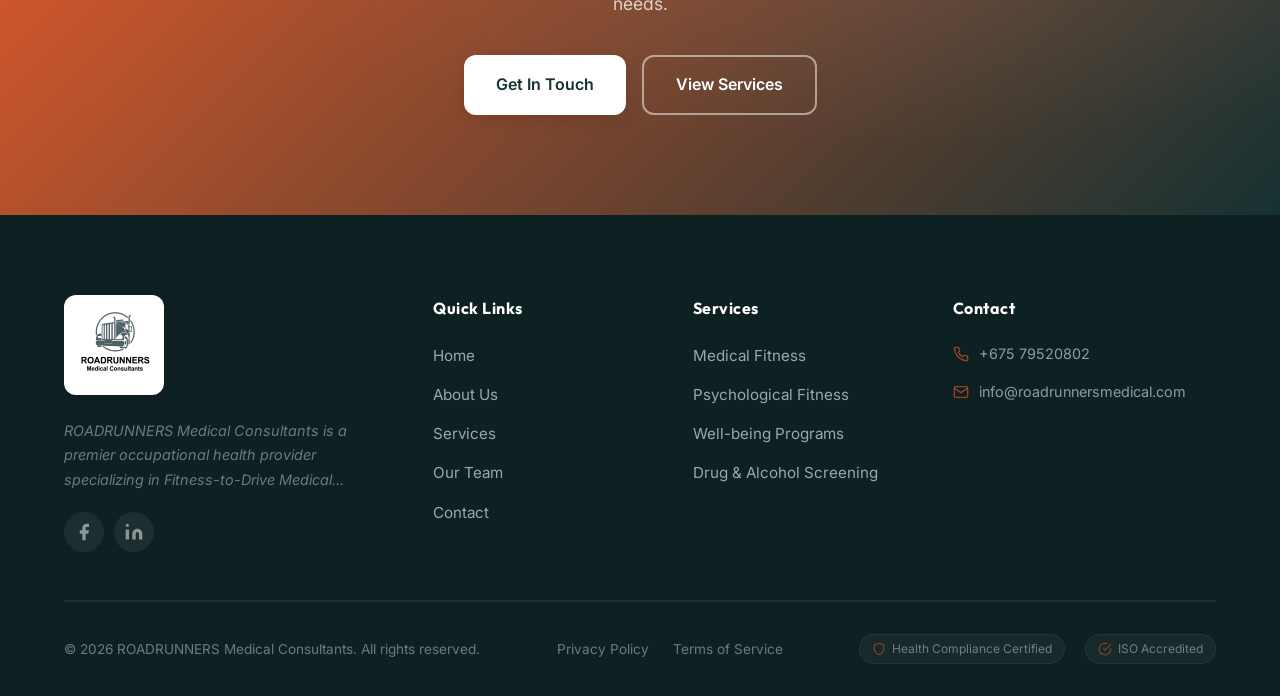
<file: about.html>
<!DOCTYPE html>
<html lang="en">

<head>
    <meta charset="UTF-8">
    <meta name="viewport" content="width=device-width, initial-scale=1.0">
    <title>About Us | ROADRUNNERS Medical Consultants</title>
    <link rel="icon" type="image/png" href="assets/logo/campany-logo.png">
    <meta name="description"
        content="Learn about ROADRUNNERS Medical Consultants - our vision, mission, and commitment to occupational health excellence.">
    <link rel="preconnect" href="https://fonts.googleapis.com">
    <link rel="preconnect" href="https://fonts.gstatic.com" crossorigin>
    <link
        href="https://fonts.googleapis.com/css2?family=Inter:wght@300;400;500;600;700;800;900&family=Outfit:wght@400;500;600;700;800&display=swap"
        rel="stylesheet">
    <link rel="stylesheet" href="css/styles.css">
    <link rel="stylesheet" href="css/animations.css">

    <!-- SEO & Social Media Meta Tags -->
    <meta property="og:title" content="About Us | ROADRUNNERS Medical Consultants">
    <meta property="og:description" content="Learn about our mission to provide elite occupational health services.">
    <meta property="og:image" content="assets/logo/campany-logo.png">
    <meta property="og:url" content="https://roadrunnersmedical.com/about.html">
    <meta property="og:type" content="website">
    <meta name="twitter:card" content="summary">
    <meta name="twitter:title" content="About Roadrunners Medical">
    <meta name="twitter:description" content="Dedicated to occupational health excellence.">
</head>

<body>
    <!-- Reading Progress Bar -->
    <div class="progress-bar" id="progressBar"></div>

    <!-- Back to Top Button -->
    <button class="back-to-top" id="backToTop" aria-label="Back to top">
        <svg width="24" height="24" viewBox="0 0 24 24" fill="none" stroke="currentColor" stroke-width="2">
            <path d="M18 15l-6-6-6 6" />
        </svg>
    </button>

    <!-- HEADER -->
    <header class="header" id="header">
        <div class="container header__inner">
            <a href="index.html" class="header__logo">
                <img src="assets/logo/campany-logo.png" alt="ROADRUNNERS Medical Consultants" class="logo-img"
                    loading="lazy">
            </a>
            <nav class="nav" id="nav">
                <ul class="nav__list">
                    <li><a href="index.html" class="nav__link">Home</a></li>
                    <li><a href="about.html" class="nav__link active">About Us</a></li>
                    <li><a href="services.html" class="nav__link">Services</a></li>
                    <li><a href="team.html" class="nav__link">Our Team</a></li>
                    <li><a href="contact.html" class="nav__link">Contact</a></li>
                </ul>
            </nav>
            <div class="header__actions">
                <a href="tel:+67579520802" class="header__phone">
                    <svg width="18" height="18" viewBox="0 0 24 24" fill="none" stroke="currentColor" stroke-width="2">
                        <path
                            d="M22 16.92v3a2 2 0 01-2.18 2 19.79 19.79 0 01-8.63-3.07 19.5 19.5 0 01-6-6 19.79 19.79 0 01-3.07-8.67A2 2 0 014.11 2h3a2 2 0 012 1.72c.127.96.361 1.903.7 2.81a2 2 0 01-.45 2.11L8.09 9.91a16 16 0 006 6l1.27-1.27a2 2 0 012.11-.45c.907.339 1.85.573 2.81.7A2 2 0 0122 16.92z" />
                    </svg>
                    <span>+675 79520802</span>
                </a>
                <a href="contact.html" class="btn btn--primary btn--sm">Get In Touch</a>
            </div>
            <button class="hamburger" id="hamburger" aria-label="Toggle navigation">
                <span></span><span></span><span></span>
            </button>
        </div>
    </header>

    <!-- PAGE HERO -->
    <section class="page-hero page-hero--has-banner page-hero--about">
        <div class="container">
            <div class="page-hero__content fade-up">
                <span class="page-hero__label">Who We Are</span>
                <h1 class="page-hero__title">About Us</h1>
                <p class="page-hero__subtitle">Leading occupational health excellence through innovation, compliance,
                    and clinical care.</p>
            </div>
        </div>
    </section>

    <!-- ABOUT INTRO -->
    <section class="section section--light">
        <div class="container">
            <div class="about-intro reveal-up">
                <div class="about-intro__image">
                    <img src="assets/about-banner/company-office.png" alt="ROADRUNNERS Medical Consultation Office" class="about-intro__img" loading="lazy">
                </div>
                <div class="about-intro__content">
                    <h2 class="section__title">Who We Are</h2>
                    <div class="section__divider"></div>
                    <p class="section__text">ROADRUNNERS Medical Consultants is a premier occupational health provider
                        specializing in Fitness-to-Drive Medical Assessment of Transport and Heavy Machinery Workforce
                        in Safety-critical and Safety-sensitive Industries.</p>
                    <p class="section__text">Our team of experienced clinicians, psychologists, and health specialists
                        work together to ensure that every worker in safety-critical roles meets the highest standards
                        of medical and psychological fitness.</p>
                </div>
            </div>
        </div>
    </section>

    <!-- VISION & MISSION -->
    <section class="section section--white">
        <div class="container">
            <div class="vm-grid">
                <div class="vm-card reveal-up delay-1">
                    <div class="vm-card__icon vm-card__icon--svg">
                        <svg width="80" height="80" viewBox="0 0 40 40" fill="none">
                            <defs>
                                <linearGradient id="visionGrad" x1="0%" y1="0%" x2="100%" y2="100%">
                                    <stop stop-color="#ED5D2A" offset="0%" />
                                    <stop stop-color="#FF9B71" offset="100%" />
                                </linearGradient>
                            </defs>
                            <circle cx="20" cy="20" r="18" stroke="url(#visionGrad)" stroke-width="1.5"
                                stroke-dasharray="2 2" opacity="0.4" />
                            <path d="M4 20s6-12 16-12 16 12 16 12-6 12-16 12S4 20 4 20z" stroke="url(#visionGrad)"
                                stroke-width="2" />
                            <circle cx="20" cy="20" r="6" stroke="#163132" stroke-width="2" />
                            <circle cx="20" cy="20" r="2.5" fill="#ED5D2A" />
                        </svg>
                    </div>
                    <h3 class="vm-card__title">Our Vision</h3>
                    <p class="vm-card__text">Our Vision prepares us for <strong>Tomorrow</strong>. To <em>'Lead and
                            Inspire Change'</em> for a better every day for every person, every occupation, every
                        industry.</p>
                </div>
                <div class="vm-card reveal-up delay-2">
                    <div class="vm-card__icon vm-card__icon--svg">
                        <svg width="80" height="80" viewBox="0 0 40 40" fill="none">
                            <defs>
                                <linearGradient id="missionGrad" x1="0%" y1="0%" x2="100%" y2="100%">
                                    <stop stop-color="#ED5D2A" offset="0%" />
                                    <stop stop-color="#FF9B71" offset="100%" />
                                </linearGradient>
                            </defs>
                            <circle cx="20" cy="20" r="18" stroke="url(#missionGrad)" stroke-width="1.5"
                                stroke-dasharray="2 2" opacity="0.4" />
                            <circle cx="20" cy="20" r="14" stroke="url(#missionGrad)" stroke-width="1.5"
                                opacity="0.2" />
                            <circle cx="20" cy="20" r="8" stroke="url(#missionGrad)" stroke-width="2.5" />
                            <path d="M20 12 L20 28 M12 20 L28 20" stroke="#163132" stroke-width="2.5"
                                stroke-linecap="round" />
                            <circle cx="20" cy="20" r="3" fill="#ED5D2A" />
                        </svg>
                    </div>
                    <h3 class="vm-card__title">Our Mission</h3>
                    <p class="vm-card__text">Our Mission shapes our <strong>Today</strong>. We strive to inspire,
                        motivate and create an innovative approach to advancing health and wellness through education,
                        research, clinical care and social responsibility.</p>
                </div>
            </div>
        </div>
    </section>

    <!-- CARE VALUES -->
    <section class="section section--navy" id="about-values">
        <div class="container">
            <div class="section__header reveal-up">
                <span class="section__label section__label--light">Our Values</span>
                <h2 class="section__title section__title--light">The CARE Framework</h2>
                <div class="section__divider section__divider--light section__divider--center"></div>
            </div>
            <div class="care-grid care-grid--about">
                <div class="care-card care-card--dark reveal-up delay-1" data-letter="C">
                    <div class="care-card__letter">C</div>
                    <h3 class="care-card__title">Competence, Compliance &amp; Clinical Accuracy</h3>
                    <p class="care-card__text">Every decision we make is clinically sound, compliant, and carefully
                        calculated to protect lives and operations.</p>
                    <div class="care-card__accent"></div>
                </div>
                <div class="care-card care-card--dark reveal-up delay-2" data-letter="A">
                    <div class="care-card__letter">A</div>
                    <h3 class="care-card__title">Accountability, Accuracy &amp; Assurance</h3>
                    <p class="care-card__text">We take full ownership of our work - every clearance, every report, every
                        risk.</p>
                    <div class="care-card__accent"></div>
                </div>
                <div class="care-card care-card--dark reveal-up delay-3" data-letter="R">
                    <div class="care-card__letter">R</div>
                    <h3 class="care-card__title">Risk Reduction, Reliability &amp; Resilience</h3>
                    <p class="care-card__text">We reduce risks before they become incidents, with reliable health
                        protocols and resilient health monitoring.</p>
                    <div class="care-card__accent"></div>
                </div>
                <div class="care-card care-card--dark reveal-up delay-4" data-letter="E">
                    <div class="care-card__letter" aria-hidden="true">E</div>
                    <h3 class="care-card__title">Engagement, Empowerment &amp; Excellence</h3>
                    <p class="care-card__text">We engage with respect, empower through education, and deliver nothing
                        short of excellence.</p>
                    <div class="care-card__accent"></div>
                </div>
            </div>
        </div>
    </section>

    <!-- WHY CHOOSE US -->
    <section class="section section--light">
        <div class="container">
            <div class="section__header reveal-up">
                <span class="section__label">Why Us</span>
                <h2 class="section__title">Why Choose ROADRUNNERS</h2>
                <div class="section__divider section__divider--center"></div>
            </div>
            <div class="features-grid">
                <div class="feature-card reveal-up delay-1">
                    <div class="feature-card__icon">
                        <svg width="32" height="32" viewBox="0 0 24 24" fill="none" stroke="#ED5D2A" stroke-width="2">
                            <path d="M22 11.08V12a10 10 0 11-5.93-9.14" />
                            <polyline points="22 4 12 14.01 9 11.01" />
                        </svg>
                    </div>
                    <h4 class="feature-card__title">Certified Excellence</h4>
                    <p class="feature-card__text">Fully accredited and compliant with national occupational health
                        standards.</p>
                </div>
                <div class="feature-card reveal-up delay-2">
                    <div class="feature-card__icon">
                        <svg width="32" height="32" viewBox="0 0 24 24" fill="none" stroke="#ED5D2A" stroke-width="2">
                            <path d="M17 21v-2a4 4 0 00-4-4H5a4 4 0 00-4 4v2" />
                            <circle cx="9" cy="7" r="4" />
                            <path d="M23 21v-2a4 4 0 00-3-3.87" />
                            <path d="M16 3.13a4 4 0 010 7.75" />
                        </svg>
                    </div>
                    <h4 class="feature-card__title">Expert Team</h4>
                    <p class="feature-card__text">Highly trained clinicians, psychologists, and health compliance
                        specialists.</p>
                </div>
                <div class="feature-card reveal-up delay-3">
                    <div class="feature-card__icon">
                        <svg width="32" height="32" viewBox="0 0 24 24" fill="none" stroke="#ED5D2A" stroke-width="2">
                            <path d="M12 22s8-4 8-10V5l-8-3-8 3v7c0 6 8 10 8 10z" />
                        </svg>
                    </div>
                    <h4 class="feature-card__title">Safety First</h4>
                    <p class="feature-card__text">Dedicated to reducing workplace incidents through proactive health
                        management.</p>
                </div>
                <div class="feature-card reveal-up delay-4">
                    <div class="feature-card__icon">
                        <svg width="32" height="32" viewBox="0 0 24 24" fill="none" stroke="#ED5D2A" stroke-width="2">
                            <circle cx="12" cy="12" r="10" />
                            <path d="M12 6v6l4 2" />
                        </svg>
                    </div>
                    <h4 class="feature-card__title">Responsive Service</h4>
                    <p class="feature-card__text">Fast turnaround times with reliable, thorough reporting.</p>
                </div>
            </div>
        </div>
    </section>

    <!-- CTA -->
    <section class="cta-section">
        <div class="container">
            <div class="cta-section__inner reveal-up">
                <h2 class="cta-section__title">Partner with us for occupational health excellence</h2>
                <p class="cta-section__text">Let's discuss how we can support your workforce health and safety needs.
                </p>
                <div class="cta-section__actions">
                    <a href="contact.html" class="btn btn--white btn--lg">Get In Touch</a>
                    <a href="services.html" class="btn btn--outline-white btn--lg">View Services</a>
                </div>
            </div>
        </div>
    </section>

    <!-- FOOTER -->
    <footer class="footer">
        <div class="container">
            <div class="footer__grid">
                <div class="footer__brand">
                    <a href="index.html" class="footer__logo">
                        <img src="assets/logo/campany-logo.png" alt="ROADRUNNERS Medical Consultants logo"
                            class="logo-img" loading="lazy">
                    </a>
                        <p class="footer__tagline">ROADRUNNERS Medical Consultants is a premier occupational health provider specializing in Fitness-to-Drive Medical...</p>
                    <div class="footer__social">
                        <a href="https://facebook.com" class="social-link" aria-label="Follow us on Facebook"
                            target="_blank" rel="noopener"><svg width="20" height="20" viewBox="0 0 24 24"
                                fill="currentColor">
                                <path d="M18 2h-3a5 5 0 00-5 5v3H7v4h3v8h4v-8h3l1-4h-4V7a1 1 0 011-1h3z" />
                            </svg></a>
                        <a href="https://linkedin.com" class="social-link" aria-label="Follow us on LinkedIn"
                            target="_blank" rel="noopener"><svg width="20" height="20" viewBox="0 0 24 24"
                                fill="currentColor">
                                <path
                                    d="M16 8a6 6 0 016 6v7h-4v-7a2 2 0 00-2-2 2 2 0 00-2 2v7h-4v-7a6 6 0 016-6zM2 9h4v12H2zM4 6a2 2 0 100-4 2 2 0 000 4z" />
                            </svg></a>
                    </div>
                </div>
                <div class="footer__links">
                    <h4 class="footer__title">Quick Links</h4>
                    <ul class="footer__list">
                        <li><a href="index.html">Home</a></li>
                        <li><a href="about.html">About Us</a></li>
                        <li><a href="services.html">Services</a></li>
                        <li><a href="team.html">Our Team</a></li>
                        <li><a href="contact.html">Contact</a></li>
                    </ul>
                </div>
                <div class="footer__links">
                    <h4 class="footer__title">Services</h4>
                    <ul class="footer__list">
                        <li><a href="services.html#medical">Medical Fitness</a></li>
                        <li><a href="services.html#psychological">Psychological Fitness</a></li>
                        <li><a href="services.html#wellbeing">Well-being Programs</a></li>
                        <li><a href="services.html">Drug & Alcohol Screening</a></li>
                    </ul>
                </div>
                <div class="footer__contact">
                    <h4 class="footer__title">Contact</h4>
                    <div class="footer__contact-item">
                        <svg width="16" height="16" viewBox="0 0 24 24" fill="none" stroke="currentColor"
                            stroke-width="2">
                            <path
                                d="M22 16.92v3a2 2 0 01-2.18 2 19.79 19.79 0 01-8.63-3.07 19.5 19.5 0 01-6-6 19.79 19.79 0 01-3.07-8.67A2 2 0 014.11 2h3a2 2 0 012 1.72c.127.96.361 1.903.7 2.81a2 2 0 01-.45 2.11L8.09 9.91a16 16 0 006 6l1.27-1.27a2 2 0 012.11-.45c.907.339 1.85.573 2.81.7A2 2 0 0122 16.92z" />
                        </svg>
                        <span>+675 79520802</span>
                    </div>
                    <div class="footer__contact-item">
                        <svg width="16" height="16" viewBox="0 0 24 24" fill="none" stroke="currentColor"
                            stroke-width="2">
                            <path d="M4 4h16c1.1 0 2 .9 2 2v12c0 1.1-.9 2-2 2H4c-1.1 0-2-.9-2-2V6c0-1.1.9-2 2-2z" />
                            <polyline points="22,6 12,13 2,6" />
                        </svg>
                        <span>info@roadrunnersmedical.com</span>
                    </div>
                </div>
            </div>
            <div class="footer__bottom">
                <p>&copy; 2026 ROADRUNNERS Medical Consultants. All rights reserved.</p>

                <div class="footer__legal-links">
                    <a href="privacy.html">Privacy Policy</a>
                    <a href="terms.html">Terms of Service</a>
                </div>

                <div class="footer__compliance">
                    <span class="compliance-badge"><svg width="14" height="14" viewBox="0 0 24 24" fill="none"
                            stroke="currentColor" stroke-width="2">
                            <path d="M12 22s8-4 8-10V5l-8-3-8 3v7c0 6 8 10 8 10z" />
                        </svg> Health Compliance Certified</span>
                    <span class="compliance-badge"><svg width="14" height="14" viewBox="0 0 24 24" fill="none"
                            stroke="currentColor" stroke-width="2">
                            <path d="M22 11.08V12a10 10 0 11-5.93-9.14" />
                            <polyline points="22 4 12 14.01 9 11.01" />
                        </svg> ISO Accredited</span>
                </div>
            </div>
        </div>
    </footer>

    <script src="js/main.js"></script>
</body>

</html>
</file>
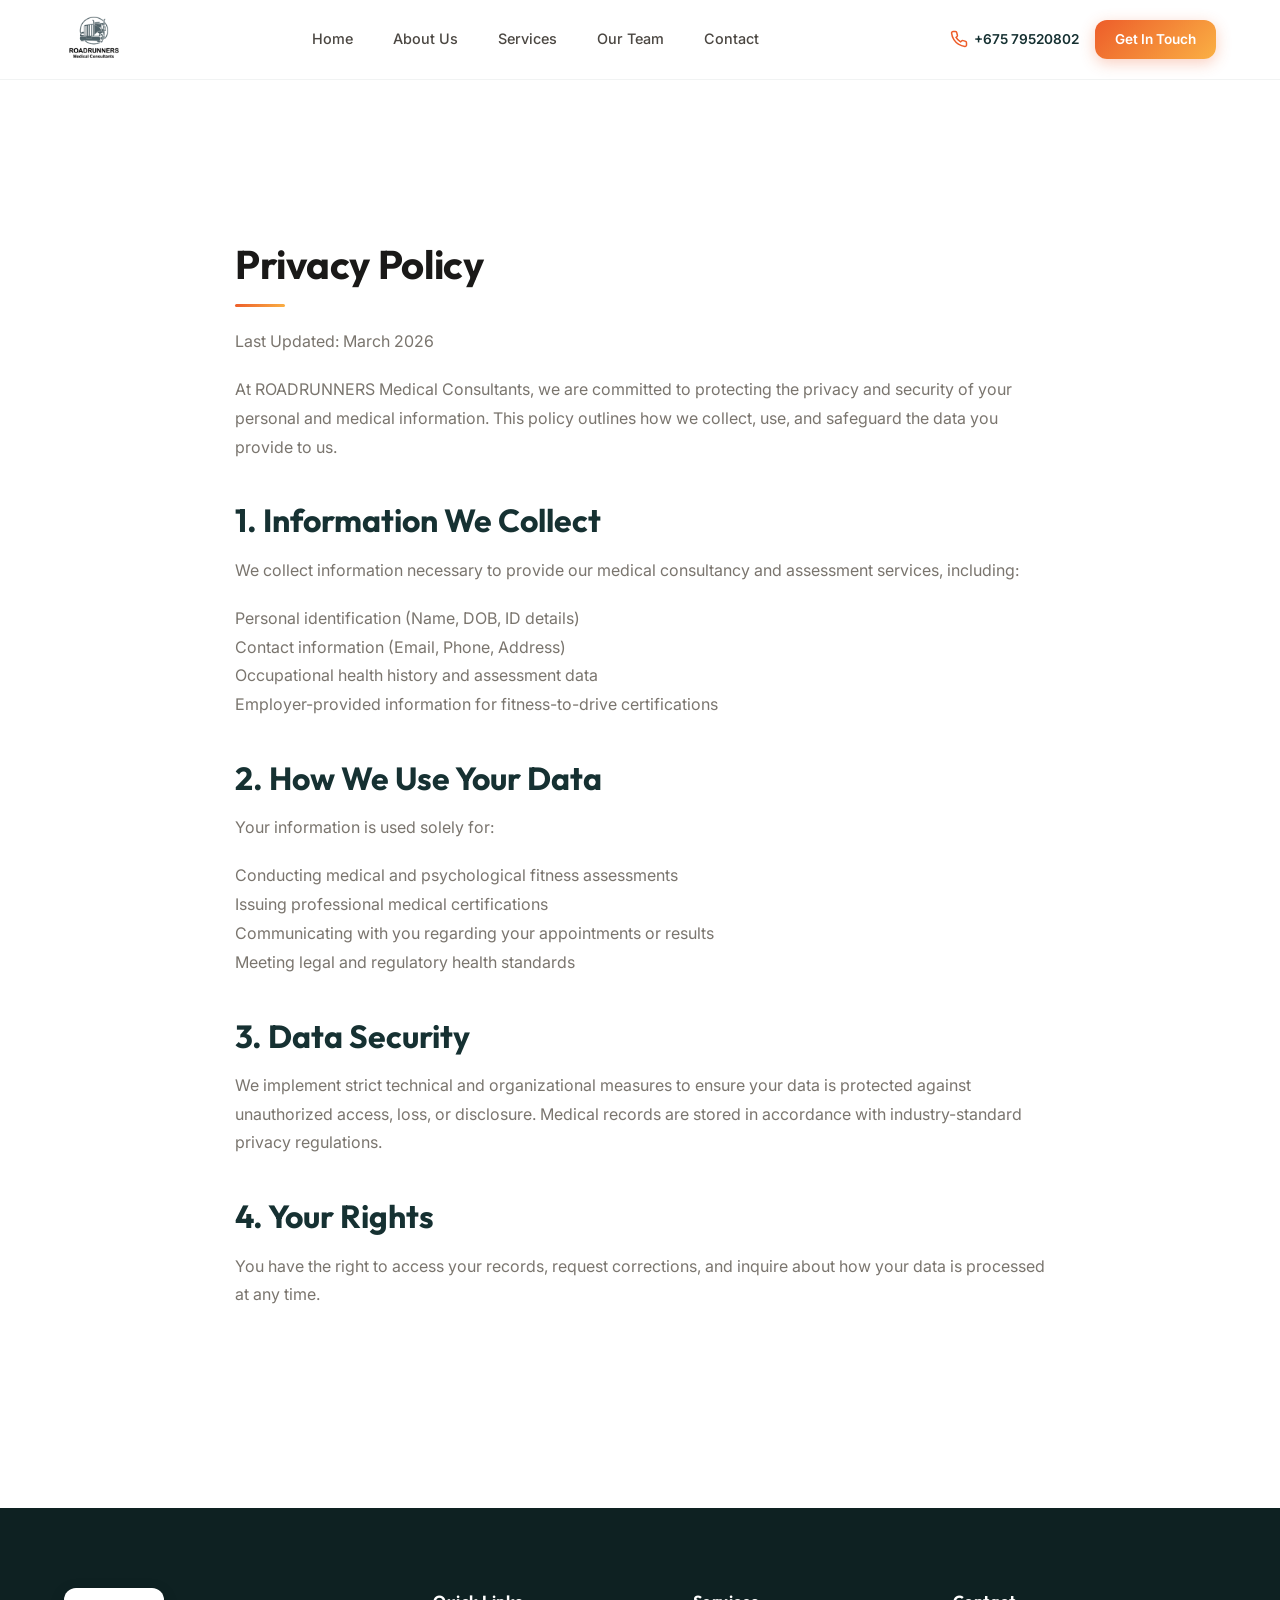
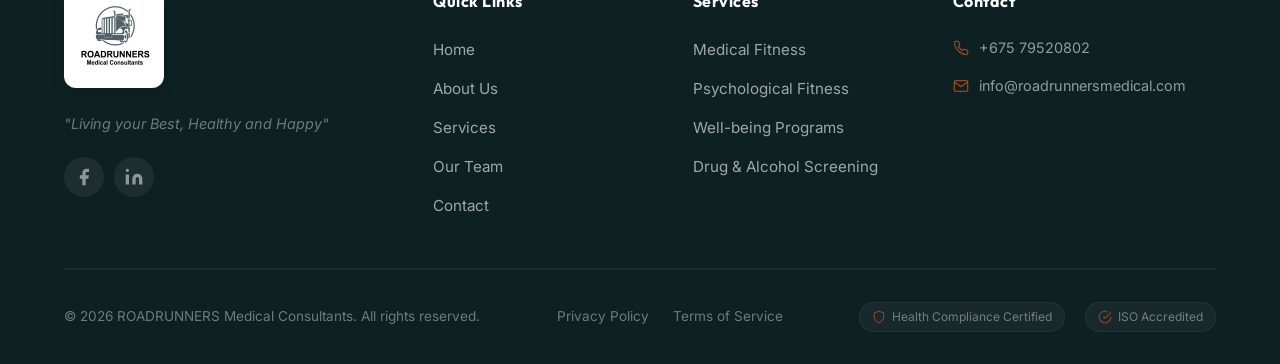
<file: privacy.html>
<!DOCTYPE html>
<html lang="en">
<head>
    <meta charset="UTF-8">
    <meta name="viewport" content="width=device-width, initial-scale=1.0">
    <title>Privacy Policy | ROADRUNNERS Medical Consultants</title>
    <link rel="icon" type="image/png" href="assets/logo/campany-logo.png">
    <link rel="preconnect" href="https://fonts.googleapis.com">
    <link rel="preconnect" href="https://fonts.gstatic.com" crossorigin>
    <link href="https://fonts.googleapis.com/css2?family=Inter:wght@300;400;500;600;700;800;900&family=Outfit:wght@400;500;600;700;800&display=swap" rel="stylesheet">
    <link rel="stylesheet" href="css/styles.css">
    <link rel="stylesheet" href="css/animations.css">
</head>
<body>
    <div class="progress-bar" id="progressBar"></div>
    <button class="back-to-top" id="backToTop" aria-label="Back to top">
        <svg width="24" height="24" viewBox="0 0 24 24" fill="none" stroke="currentColor" stroke-width="2"><path d="M18 15l-6-6-6 6"/></svg>
    </button>

    <header class="header" id="header">
        <div class="container header__inner">
            <a href="index.html" class="header__logo">
                <img src="assets/logo/campany-logo.png" alt="ROADRUNNERS Medical Consultants" class="logo-img" loading="lazy">
            </a>
            <nav class="nav" id="nav">
                <ul class="nav__list">
                    <li><a href="index.html" class="nav__link">Home</a></li>
                    <li><a href="about.html" class="nav__link">About Us</a></li>
                    <li><a href="services.html" class="nav__link">Services</a></li>
                    <li><a href="team.html" class="nav__link">Our Team</a></li>
                    <li><a href="contact.html" class="nav__link">Contact</a></li>
                </ul>
            </nav>
            <div class="header__actions">
                <a href="tel:+67579520802" class="header__phone">
                    <svg width="18" height="18" viewBox="0 0 24 24" fill="none" stroke="currentColor" stroke-width="2"><path d="M22 16.92v3a2 2 0 01-2.18 2 19.79 19.79 0 01-8.63-3.07 19.5 19.5 0 01-6-6 19.79 19.79 0 01-3.07-8.67A2 2 0 014.11 2h3a2 2 0 012 1.72c.127.96.361 1.903.7 2.81a2 2 0 01-.45 2.11L8.09 9.91a16 16 0 006 6l1.27-1.27a2 2 0 012.11-.45c.907.339 1.85.573 2.81.7A2 2 0 0122 16.92z"/></svg>
                    <span>+675 79520802</span>
                </a>
                <a href="contact.html" class="btn btn--primary btn--sm">Get In Touch</a>
            </div>
            <button class="hamburger" id="hamburger" aria-label="Toggle navigation">
                <span></span><span></span><span></span>
            </button>
        </div>
    </header>

    <main class="legal-main">
        <section class="section">
            <div class="legal-container">
                <h1 class="section__title legal-title">Privacy Policy</h1>
                <div class="section__divider"></div>
                
                <div class="legal-content">
                    <p>Last Updated: March 2026</p>
                    <p>At ROADRUNNERS Medical Consultants, we are committed to protecting the privacy and security of your personal and medical information. This policy outlines how we collect, use, and safeguard the data you provide to us.</p>
                    
                    <h3>1. Information We Collect</h3>
                    <p>We collect information necessary to provide our medical consultancy and assessment services, including:</p>
                    <ul>
                        <li>Personal identification (Name, DOB, ID details)</li>
                        <li>Contact information (Email, Phone, Address)</li>
                        <li>Occupational health history and assessment data</li>
                        <li>Employer-provided information for fitness-to-drive certifications</li>
                    </ul>

                    <h3>2. How We Use Your Data</h3>
                    <p>Your information is used solely for:</p>
                    <ul>
                        <li>Conducting medical and psychological fitness assessments</li>
                        <li>Issuing professional medical certifications</li>
                        <li>Communicating with you regarding your appointments or results</li>
                        <li>Meeting legal and regulatory health standards</li>
                    </ul>

                    <h3>3. Data Security</h3>
                    <p>We implement strict technical and organizational measures to ensure your data is protected against unauthorized access, loss, or disclosure. Medical records are stored in accordance with industry-standard privacy regulations.</p>

                    <h3>4. Your Rights</h3>
                    <p>You have the right to access your records, request corrections, and inquire about how your data is processed at any time.</p>
                </div>
            </div>
        </section>
    </main>

    <footer class="footer">
        <div class="container">
            <div class="footer__grid">
                <div class="footer__brand">
                    <a href="index.html" class="footer__logo">
                        <img src="assets/logo/campany-logo.png" alt="ROADRUNNERS Medical Consultants logo" class="logo-img" loading="lazy">
                    </a>
                    <p class="footer__tagline">"Living your Best, Healthy and Happy"</p>
                    <div class="footer__social">
                        <a href="https://facebook.com" class="social-link" aria-label="Follow us on Facebook" target="_blank" rel="noopener"><svg width="20" height="20" viewBox="0 0 24 24" fill="currentColor"><path d="M18 2h-3a5 5 0 00-5 5v3H7v4h3v8h4v-8h3l1-4h-4V7a1 1 0 011-1h3z"/></svg></a>
                        <a href="https://linkedin.com" class="social-link" aria-label="Follow us on LinkedIn" target="_blank" rel="noopener"><svg width="20" height="20" viewBox="0 0 24 24" fill="currentColor"><path d="M16 8a6 6 0 016 6v7h-4v-7a2 2 0 00-2-2 2 2 0 00-2 2v7h-4v-7a6 6 0 016-6zM2 9h4v12H2zM4 6a2 2 0 100-4 2 2 0 000 4z"/></svg></a>
                    </div>
                </div>
                <div class="footer__links">
                    <h4 class="footer__title">Quick Links</h4>
                    <ul class="footer__list">
                        <li><a href="index.html">Home</a></li>
                        <li><a href="about.html">About Us</a></li>
                        <li><a href="services.html">Services</a></li>
                        <li><a href="team.html">Our Team</a></li>
                        <li><a href="contact.html">Contact</a></li>
                    </ul>
                </div>
                <div class="footer__links">
                    <h4 class="footer__title">Services</h4>
                    <ul class="footer__list">
                        <li><a href="services.html#medical">Medical Fitness</a></li>
                        <li><a href="services.html#psychological">Psychological Fitness</a></li>
                        <li><a href="services.html#wellbeing">Well-being Programs</a></li>
                        <li><a href="services.html">Drug & Alcohol Screening</a></li>
                    </ul>
                </div>
                <div class="footer__contact">
                    <h4 class="footer__title">Contact</h4>
                    <div class="footer__contact-item">
                        <svg width="16" height="16" viewBox="0 0 24 24" fill="none" stroke="currentColor" stroke-width="2"><path d="M22 16.92v3a2 2 0 01-2.18 2 19.79 19.79 0 01-8.63-3.07 19.5 19.5 0 01-6-6 19.79 19.79 0 01-3.07-8.67A2 2 0 014.11 2h3a2 2 0 012 1.72c.127.96.361 1.903.7 2.81a2 2 0 01-.45 2.11L8.09 9.91a16 16 0 006 6l1.27-1.27a2 2 0 012.11-.45c.907.339 1.85.573 2.81.7A2 2 0 0122 16.92z"/></svg>
                        <span>+675 79520802</span>
                    </div>
                    <div class="footer__contact-item">
                        <svg width="16" height="16" viewBox="0 0 24 24" fill="none" stroke="currentColor" stroke-width="2"><path d="M4 4h16c1.1 0 2 .9 2 2v12c0 1.1-.9 2-2 2H4c-1.1 0-2-.9-2-2V6c0-1.1.9-2 2-2z"/><polyline points="22,6 12,13 2,6"/></svg>
                        <span>info@roadrunnersmedical.com</span>
                    </div>
                </div>
            </div>
            <div class="footer__bottom">
                <p>&copy; 2026 ROADRUNNERS Medical Consultants. All rights reserved.</p>

                <div class="footer__legal-links">
                    <a href="privacy.html">Privacy Policy</a>
                    <a href="terms.html">Terms of Service</a>
                </div>

                <div class="footer__compliance">
                    <span class="compliance-badge"><svg width="14" height="14" viewBox="0 0 24 24" fill="none" stroke="currentColor" stroke-width="2"><path d="M12 22s8-4 8-10V5l-8-3-8 3v7c0 6 8 10 8 10z"/></svg> Health Compliance Certified</span>
                    <span class="compliance-badge"><svg width="14" height="14" viewBox="0 0 24 24" fill="none" stroke="currentColor" stroke-width="2"><path d="M22 11.08V12a10 10 0 11-5.93-9.14"/><polyline points="22 4 12 14.01 9 11.01"/></svg> ISO Accredited</span>
                </div>
            </div>
        </div>
    </footer>

    <script src="js/main.js"></script>
</body>
</html>
</file>
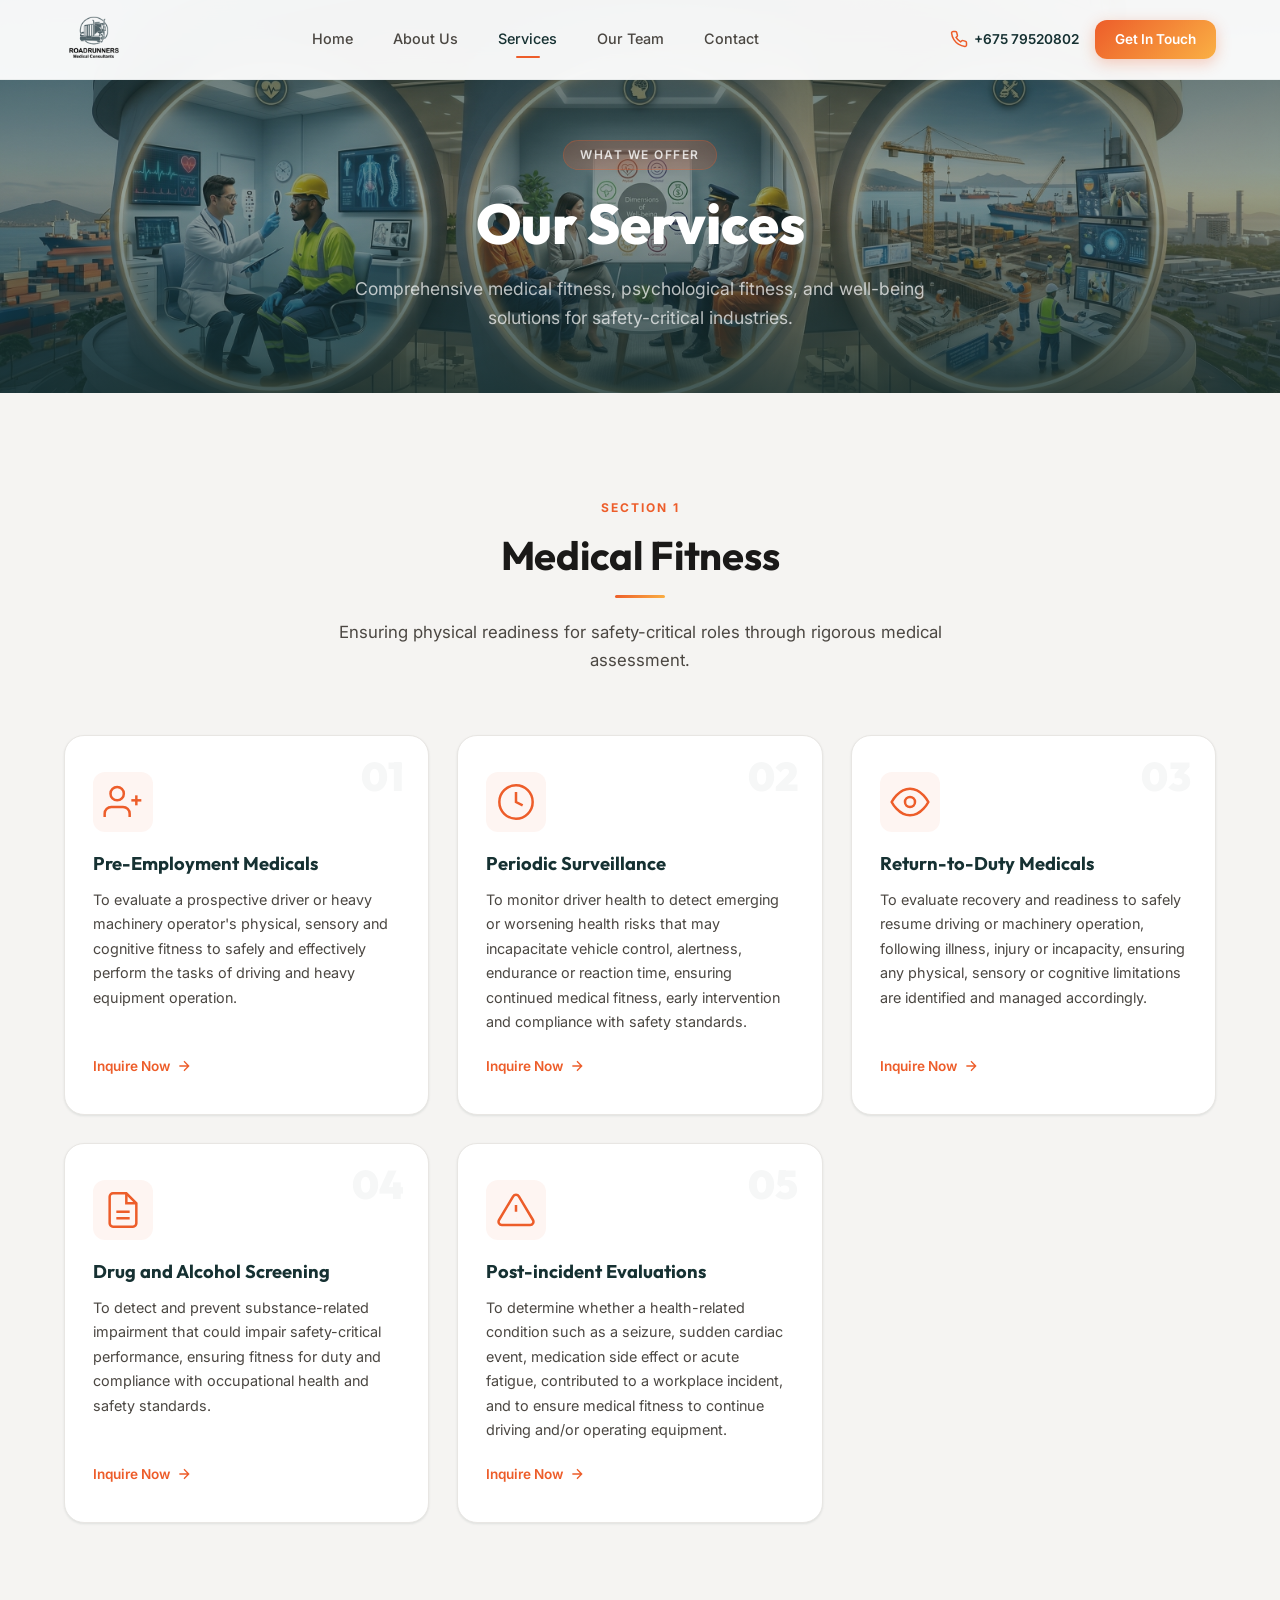
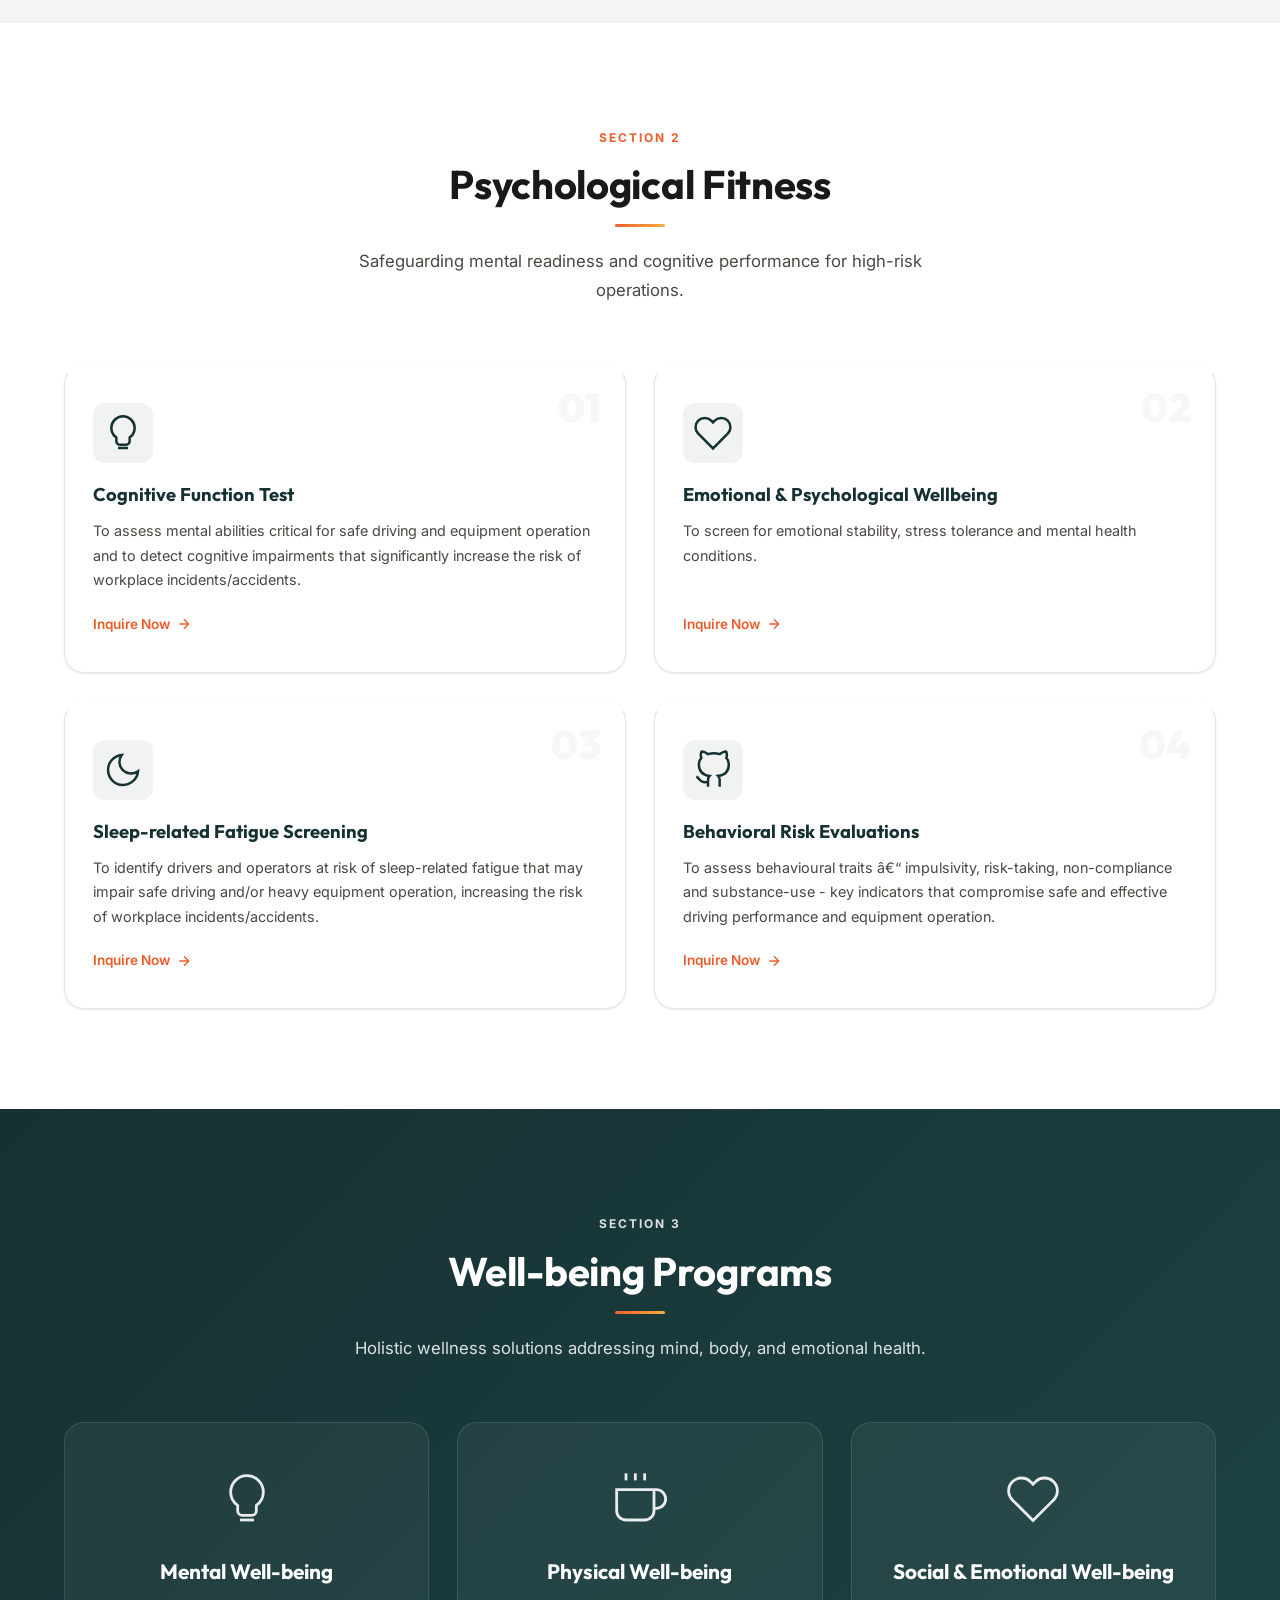
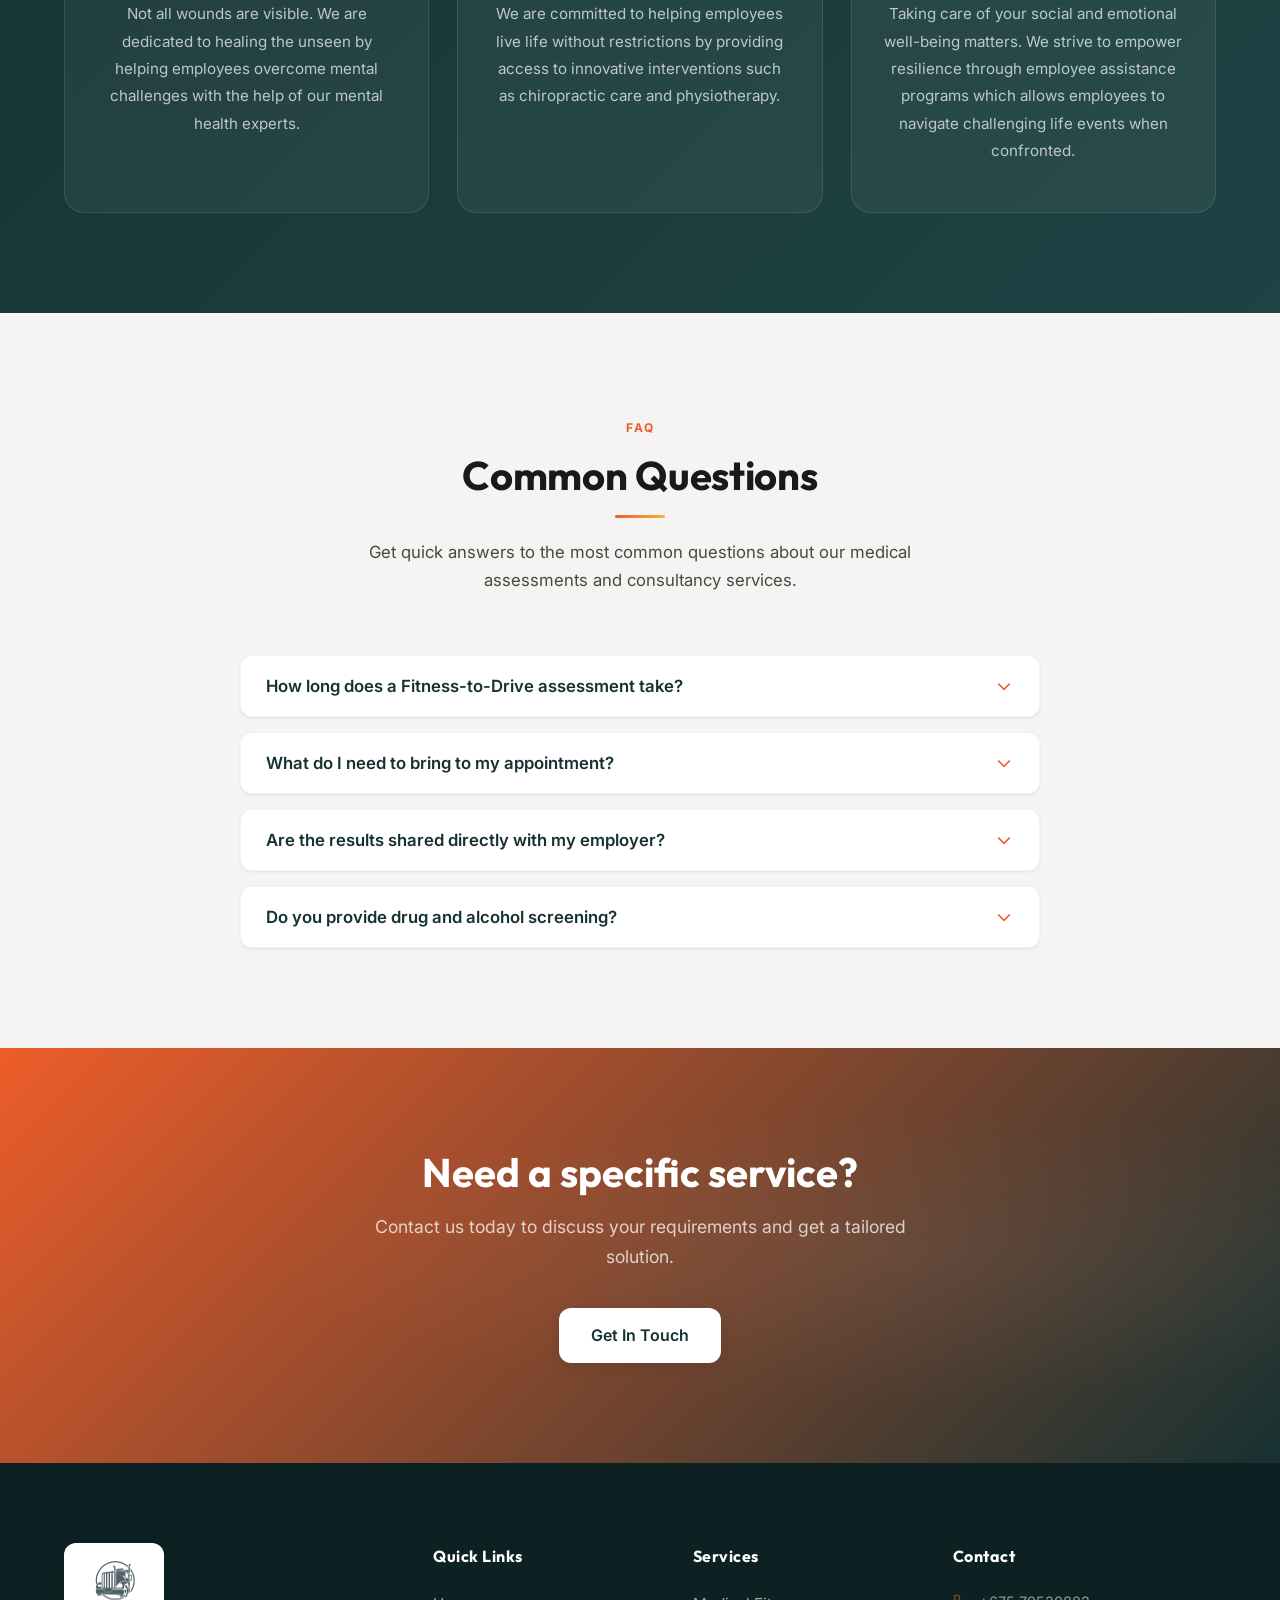
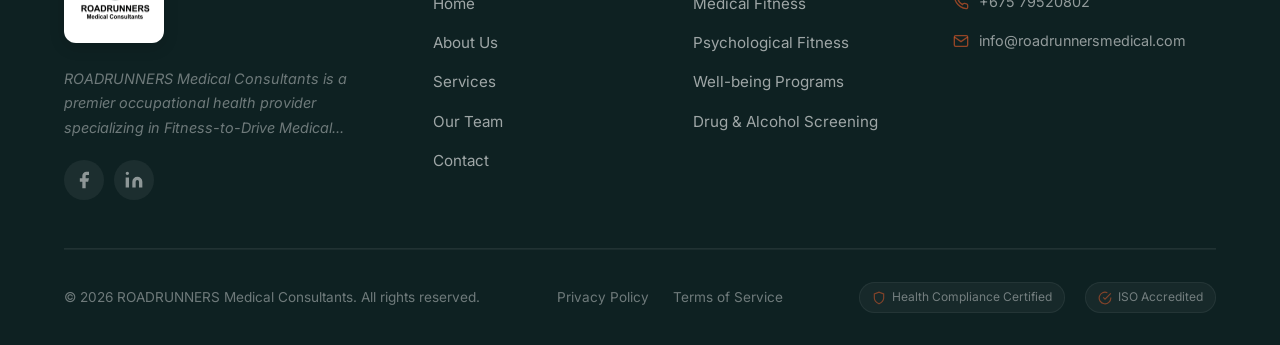
<file: services.html>
<!DOCTYPE html>
<html lang="en">
<head>
    <meta charset="UTF-8">
    <meta name="viewport" content="width=device-width, initial-scale=1.0">
    <title>Services | ROADRUNNERS Medical Consultants</title>
    <link rel="icon" type="image/png" href="assets/logo/campany-logo.png">
    <meta name="description" content="Comprehensive medical fitness, psychological fitness, and well-being programs by ROADRUNNERS Medical Consultants.">
    <link rel="preconnect" href="https://fonts.googleapis.com">
    <link rel="preconnect" href="https://fonts.gstatic.com" crossorigin>
    <link href="https://fonts.googleapis.com/css2?family=Inter:wght@300;400;500;600;700;800;900&family=Outfit:wght@400;500;600;700;800&display=swap" rel="stylesheet">
    <link rel="stylesheet" href="css/styles.css">
    <link rel="stylesheet" href="css/animations.css">

    <!-- SEO & Social Media Meta Tags -->
    <meta property="og:title" content="Our Services | ROADRUNNERS Medical Consultants">
    <meta property="og:description" content="Explore our range of occupational health and fitness-to-drive solutions.">
    <meta property="og:image" content="assets/logo/campany-logo.png">
    <meta property="og:url" content="https://roadrunnersmedical.com/services.html">
    <meta property="og:type" content="website">
    <meta name="twitter:card" content="summary">
    <meta name="twitter:title" content="Roadrunners Medical Services">
    <meta name="twitter:description" content="Specialized medical assessments for high-risk industries.">
</head>
<body>
    <!-- Reading Progress Bar -->
    <div class="progress-bar" id="progressBar"></div>

    <!-- Back to Top Button -->
    <button class="back-to-top" id="backToTop" aria-label="Back to top">
        <svg width="24" height="24" viewBox="0 0 24 24" fill="none" stroke="currentColor" stroke-width="2"><path d="M18 15l-6-6-6 6"/></svg>
    </button>

    <!-- HEADER -->
    <header class="header" id="header">
        <div class="container header__inner">
            <a href="index.html" class="header__logo">
                <img src="assets/logo/campany-logo.png" alt="ROADRUNNERS Medical Consultants" class="logo-img" loading="lazy">
            </a>
            <nav class="nav" id="nav">
                <ul class="nav__list">
                    <li class="nav__item"><a href="index.html" class="nav__link">Home</a></li>
                    <li class="nav__item"><a href="about.html" class="nav__link">About Us</a></li>
                    <li class="nav__item"><a href="services.html" class="nav__link active">Services</a></li>
                    <li class="nav__item"><a href="team.html" class="nav__link">Our Team</a></li>
                    <li class="nav__item"><a href="contact.html" class="nav__link">Contact</a></li>
                </ul>
            </nav>
            <div class="header__actions">
                <a href="tel:+67579520802" class="header__phone">
                    <svg width="18" height="18" viewBox="0 0 24 24" fill="none" stroke="currentColor" stroke-width="2"><path d="M22 16.92v3a2 2 0 01-2.18 2 19.79 19.79 0 01-8.63-3.07 19.5 19.5 0 01-6-6 19.79 19.79 0 01-3.07-8.67A2 2 0 014.11 2h3a2 2 0 012 1.72c.127.96.361 1.903.7 2.81a2 2 0 01-.45 2.11L8.09 9.91a16 16 0 006 6l1.27-1.27a2 2 0 012.11-.45c.907.339 1.85.573 2.81.7A2 2 0 0122 16.92z"/></svg>
                    <span>+675 79520802</span>
                </a>
                <a href="contact.html" class="btn btn--primary btn--sm">Get In Touch</a>
            </div>
            <button class="hamburger" id="hamburger" aria-label="Toggle navigation">
                <span></span><span></span><span></span>
            </button>
        </div>
    </header>

    <!-- PAGE HERO -->
    <section class="page-hero page-hero--has-banner page-hero--services">
        <div class="container">
            <div class="page-hero__content fade-up">
                <span class="page-hero__label">What We Offer</span>
                <h1 class="page-hero__title">Our Services</h1>
                <p class="page-hero__subtitle">Comprehensive medical fitness, psychological fitness, and well-being solutions for safety-critical industries.</p>
            </div>
        </div>
    </section>

    <!-- MEDICAL FITNESS -->
    <section class="section section--light" id="medical-fitness">
        <div class="container">
            <div class="section__header reveal-up">
                <span class="section__label">Section 1</span>
                <h2 class="section__title">Medical Fitness</h2>
                <div class="section__divider section__divider--center"></div>
                <p class="section__subtitle">Ensuring physical readiness for safety-critical roles through rigorous medical assessment.</p>
            </div>
            <div class="services-grid">
                <div class="service-card reveal-up delay-1" id="service-pre-employment">
                    <div class="service-card__icon">
                        <svg width="40" height="40" viewBox="0 0 24 24" fill="none" stroke="#ED5D2A" stroke-width="1.5">
                            <path d="M16 21v-2a4 4 0 00-4-4H5a4 4 0 00-4 4v2"/>
                            <circle cx="8.5" cy="7" r="4"/>
                            <line x1="20" y1="8" x2="20" y2="14"/>
                            <line x1="23" y1="11" x2="17" y2="11"/>
                        </svg>
                    </div>
                    <div class="service-card__number">01</div>
                    <h3 class="service-card__title">Pre-Employment Medicals</h3>
                    <p class="service-card__text">To evaluate a prospective driver or heavy machinery operator's physical, sensory and cognitive fitness to safely and effectively perform the tasks of driving and heavy equipment operation.</p>
                    <a href="contact.html" class="service-card__link">
                        Inquire Now
                        <svg width="16" height="16" viewBox="0 0 24 24" fill="none" stroke="currentColor" stroke-width="2"><path d="M5 12h14M12 5l7 7-7 7"/></svg>
                    </a>
                </div>

                <div class="service-card reveal-up delay-2" id="service-periodic">
                    <div class="service-card__icon">
                        <svg width="40" height="40" viewBox="0 0 24 24" fill="none" stroke="#ED5D2A" stroke-width="1.5">
                            <circle cx="12" cy="12" r="10"/>
                            <polyline points="12 6 12 12 16 14"/>
                        </svg>
                    </div>
                    <div class="service-card__number">02</div>
                    <h3 class="service-card__title">Periodic Surveillance</h3>
                    <p class="service-card__text">To monitor driver health to detect emerging or worsening health risks that may incapacitate vehicle control, alertness, endurance or reaction time, ensuring continued medical fitness, early intervention and compliance with safety standards.</p>
                    <a href="contact.html" class="service-card__link">
                        Inquire Now
                        <svg width="16" height="16" viewBox="0 0 24 24" fill="none" stroke="currentColor" stroke-width="2"><path d="M5 12h14M12 5l7 7-7 7"/></svg>
                    </a>
                </div>

                <div class="service-card reveal-up delay-3" id="service-return-to-duty">
                    <div class="service-card__icon">
                        <svg width="40" height="40" viewBox="0 0 24 24" fill="none" stroke="#ED5D2A" stroke-width="1.5">
                            <path d="M1 12s4-8 11-8 11 8 11 8-4 8-11 8-11-8-11-8z"/>
                            <circle cx="12" cy="12" r="3"/>
                        </svg>
                    </div>
                    <div class="service-card__number">03</div>
                    <h3 class="service-card__title">Return-to-Duty Medicals</h3>
                    <p class="service-card__text">To evaluate recovery and readiness to safely resume driving or machinery operation, following illness, injury or incapacity, ensuring any physical, sensory or cognitive limitations are identified and managed accordingly.</p>
                    <a href="contact.html" class="service-card__link">
                        Inquire Now
                        <svg width="16" height="16" viewBox="0 0 24 24" fill="none" stroke="currentColor" stroke-width="2"><path d="M5 12h14M12 5l7 7-7 7"/></svg>
                    </a>
                </div>

                <div class="service-card reveal-up delay-4" id="service-drug-alcohol">
                    <div class="service-card__icon">
                        <svg width="40" height="40" viewBox="0 0 24 24" fill="none" stroke="#ED5D2A" stroke-width="1.5">
                            <path d="M14 2H6a2 2 0 00-2 2v16a2 2 0 002 2h12a2 2 0 002-2V8z"/>
                            <polyline points="14 2 14 8 20 8"/>
                            <line x1="16" y1="13" x2="8" y2="13"/>
                            <line x1="16" y1="17" x2="8" y2="17"/>
                        </svg>
                    </div>
                    <div class="service-card__number">04</div>
                    <h3 class="service-card__title">Drug and Alcohol Screening</h3>
                    <p class="service-card__text">To detect and prevent substance-related impairment that could impair safety-critical performance, ensuring fitness for duty and compliance with occupational health and safety standards.</p>
                    <a href="contact.html" class="service-card__link">
                        Inquire Now
                        <svg width="16" height="16" viewBox="0 0 24 24" fill="none" stroke="currentColor" stroke-width="2"><path d="M5 12h14M12 5l7 7-7 7"/></svg>
                    </a>
                </div>

                <div class="service-card reveal-up delay-5" id="service-post-incident">
                    <div class="service-card__icon">
                        <svg width="40" height="40" viewBox="0 0 24 24" fill="none" stroke="#ED5D2A" stroke-width="1.5">
                            <path d="M10.29 3.86L1.82 18a2 2 0 001.71 3h16.94a2 2 0 001.71-3L13.71 3.86a2 2 0 00-3.42 0z"/>
                            <line x1="12" y1="9" x2="12" y2="13"/>
                            <line x1="12" y1="17" x2="12.01" y2="17"/>
                        </svg>
                    </div>
                    <div class="service-card__number">05</div>
                    <h3 class="service-card__title">Post-incident Evaluations</h3>
                    <p class="service-card__text">To determine whether a health-related condition such as a seizure, sudden cardiac event, medication side effect or acute fatigue, contributed to a workplace incident, and to ensure medical fitness to continue driving and/or operating equipment.</p>
                    <a href="contact.html" class="service-card__link">
                        Inquire Now
                        <svg width="16" height="16" viewBox="0 0 24 24" fill="none" stroke="currentColor" stroke-width="2"><path d="M5 12h14M12 5l7 7-7 7"/></svg>
                    </a>
                </div>
            </div>
        </div>
    </section>

    <!-- PSYCHOLOGICAL FITNESS -->
    <section class="section section--white" id="psychological-fitness">
        <div class="container">
            <div class="section__header reveal-up">
                <span class="section__label">Section 2</span>
                <h2 class="section__title">Psychological Fitness</h2>
                <div class="section__divider section__divider--center"></div>
                <p class="section__subtitle">Safeguarding mental readiness and cognitive performance for high-risk operations.</p>
            </div>
            <div class="services-grid services-grid--4">
                <div class="service-card service-card--psych reveal-up delay-1" id="service-cognitive">
                    <div class="service-card__icon service-card__icon--psych">
                        <svg width="40" height="40" viewBox="0 0 24 24" fill="none" stroke="#163132" stroke-width="1.5">
                            <path d="M12 2a7 7 0 017 7c0 2.38-1.19 4.47-3 5.74V17a2 2 0 01-2 2h-4a2 2 0 01-2-2v-2.26C6.19 13.47 5 11.38 5 9a7 7 0 017-7z"/>
                            <line x1="9" y1="21" x2="15" y2="21"/>
                        </svg>
                    </div>
                    <div class="service-card__number">01</div>
                    <h3 class="service-card__title">Cognitive Function Test</h3>
                    <p class="service-card__text">To assess mental abilities critical for safe driving and equipment operation and to detect cognitive impairments that significantly increase the risk of workplace incidents/accidents.</p>
                    <a href="contact.html" class="service-card__link">
                        Inquire Now
                        <svg width="16" height="16" viewBox="0 0 24 24" fill="none" stroke="currentColor" stroke-width="2"><path d="M5 12h14M12 5l7 7-7 7"/></svg>
                    </a>
                </div>

                <div class="service-card service-card--psych reveal-up delay-2" id="service-emotional">
                    <div class="service-card__icon service-card__icon--psych">
                        <svg width="40" height="40" viewBox="0 0 24 24" fill="none" stroke="#163132" stroke-width="1.5">
                            <path d="M20.84 4.61a5.5 5.5 0 00-7.78 0L12 5.67l-1.06-1.06a5.5 5.5 0 00-7.78 7.78l1.06 1.06L12 21.23l7.78-7.78 1.06-1.06a5.5 5.5 0 000-7.78z"/>
                        </svg>
                    </div>
                    <div class="service-card__number">02</div>
                    <h3 class="service-card__title">Emotional &amp; Psychological Wellbeing</h3>
                    <p class="service-card__text">To screen for emotional stability, stress tolerance and mental health conditions.</p>
                    <a href="contact.html" class="service-card__link">
                        Inquire Now
                        <svg width="16" height="16" viewBox="0 0 24 24" fill="none" stroke="currentColor" stroke-width="2"><path d="M5 12h14M12 5l7 7-7 7"/></svg>
                    </a>
                </div>

                <div class="service-card service-card--psych reveal-up delay-3" id="service-fatigue">
                    <div class="service-card__icon service-card__icon--psych">
                        <svg width="40" height="40" viewBox="0 0 24 24" fill="none" stroke="#163132" stroke-width="1.5">
                            <path d="M21 12.79A9 9 0 1111.21 3 7 7 0 0021 12.79z"/>
                        </svg>
                    </div>
                    <div class="service-card__number">03</div>
                    <h3 class="service-card__title">Sleep-related Fatigue Screening</h3>
                    <p class="service-card__text">To identify drivers and operators at risk of sleep-related fatigue that may impair safe driving and/or heavy equipment operation, increasing the risk of workplace incidents/accidents.</p>
                    <a href="contact.html" class="service-card__link">
                        Inquire Now
                        <svg width="16" height="16" viewBox="0 0 24 24" fill="none" stroke="currentColor" stroke-width="2"><path d="M5 12h14M12 5l7 7-7 7"/></svg>
                    </a>
                </div>

                <div class="service-card service-card--psych reveal-up delay-4" id="service-behavioral">
                    <div class="service-card__icon service-card__icon--psych">
                        <svg width="40" height="40" viewBox="0 0 24 24" fill="none" stroke="#163132" stroke-width="1.5">
                            <path d="M9 19c-5 1.5-5-2.5-7-3m14 6v-3.87a3.37 3.37 0 00-.94-2.61c3.14-.35 6.44-1.54 6.44-7A5.44 5.44 0 0020 4.77 5.07 5.07 0 0019.91 1S18.73.65 16 2.48a13.38 13.38 0 00-7 0C6.27.65 5.09 1 5.09 1A5.07 5.07 0 005 4.77a5.44 5.44 0 00-1.5 3.78c0 5.42 3.3 6.61 6.44 7A3.37 3.37 0 009 18.13V22"/>
                        </svg>
                    </div>
                    <div class="service-card__number">04</div>
                    <h3 class="service-card__title">Behavioral Risk Evaluations</h3>
                    <p class="service-card__text">To assess behavioural traits â€“ impulsivity, risk-taking, non-compliance and substance-use - key indicators that compromise safe and effective driving performance and equipment operation.</p>
                    <a href="contact.html" class="service-card__link">
                        Inquire Now
                        <svg width="16" height="16" viewBox="0 0 24 24" fill="none" stroke="currentColor" stroke-width="2"><path d="M5 12h14M12 5l7 7-7 7"/></svg>
                    </a>
                </div>
            </div>
        </div>
    </section>

    <!-- WELL-BEING PROGRAMS -->
    <section class="section section--navy" id="wellbeing">
        <div class="container">
            <div class="section__header reveal-up">
                <span class="section__label section__label--light">Section 3</span>
                <h2 class="section__title section__title--light">Well-being Programs</h2>
                <div class="section__divider section__divider--light section__divider--center"></div>
                <p class="section__subtitle section__subtitle--light">Holistic wellness solutions addressing mind, body, and emotional health.</p>
            </div>
            <div class="wellbeing-grid">
                <div class="wellbeing-card reveal-up delay-1">
                    <div class="wellbeing-card__icon">
                        <svg width="56" height="56" viewBox="0 0 24 24" fill="none" stroke="white" stroke-width="1.2">
                            <path d="M12 2a7 7 0 017 7c0 2.38-1.19 4.47-3 5.74V17a2 2 0 01-2 2h-4a2 2 0 01-2-2v-2.26C6.19 13.47 5 11.38 5 9a7 7 0 017-7z"/>
                            <line x1="9" y1="21" x2="15" y2="21"/>
                        </svg>
                    </div>
                    <h3 class="wellbeing-card__title">Mental Well-being</h3>
                    <p class="wellbeing-card__text">Not all wounds are visible. We are dedicated to healing the unseen by helping employees overcome mental challenges with the help of our mental health experts.</p>
                    <div class="wellbeing-card__accent"></div>
                </div>

                <div class="wellbeing-card reveal-up delay-2">
                    <div class="wellbeing-card__icon">
                        <svg width="56" height="56" viewBox="0 0 24 24" fill="none" stroke="white" stroke-width="1.2">
                            <path d="M18 8h1a4 4 0 010 8h-1M2 8h16v9a4 4 0 01-4 4H6a4 4 0 01-4-4V8z"/>
                            <line x1="6" y1="1" x2="6" y2="4"/>
                            <line x1="10" y1="1" x2="10" y2="4"/>
                            <line x1="14" y1="1" x2="14" y2="4"/>
                        </svg>
                    </div>
                    <h3 class="wellbeing-card__title">Physical Well-being</h3>
                    <p class="wellbeing-card__text">We are committed to helping employees live life without restrictions by providing access to innovative interventions such as chiropractic care and physiotherapy.</p>
                    <div class="wellbeing-card__accent"></div>
                </div>

                <div class="wellbeing-card reveal-up delay-3">
                    <div class="wellbeing-card__icon">
                        <svg width="56" height="56" viewBox="0 0 24 24" fill="none" stroke="white" stroke-width="1.2">
                            <path d="M20.84 4.61a5.5 5.5 0 00-7.78 0L12 5.67l-1.06-1.06a5.5 5.5 0 00-7.78 7.78l1.06 1.06L12 21.23l7.78-7.78 1.06-1.06a5.5 5.5 0 000-7.78z"/>
                        </svg>
                    </div>
                    <h3 class="wellbeing-card__title">Social &amp; Emotional Well-being</h3>
                    <p class="wellbeing-card__text">Taking care of your social and emotional well-being matters. We strive to empower resilience through employee assistance programs which allows employees to navigate challenging life events when confronted.</p>
                    <div class="wellbeing-card__accent"></div>
                </div>
            </div>
        </div>
    </section>

    <!-- FAQ SECTION -->
    <section class="section section--light">
        <div class="container">
            <div class="section__header reveal-up">
                <span class="section__label">FAQ</span>
                <h2 class="section__title">Common Questions</h2>
                <div class="section__divider section__divider--center"></div>
                <p class="section__subtitle">Get quick answers to the most common questions about our medical assessments and consultancy services.</p>
            </div>
            
            <div class="faq-grid reveal-up">
                <div class="faq-item">
                    <button class="faq-question">
                        <span>How long does a Fitness-to-Drive assessment take?</span>
                        <svg width="20" height="20" viewBox="0 0 24 24" fill="none" stroke="currentColor" stroke-width="2"><path d="M19 9l-7 7-7-7"/></svg>
                    </button>
                    <div class="faq-answer">
                        <p>Typically, a standard assessment takes between 45 to 60 minutes. This involves a physical examination, vision testing, and a review of your medical history. More complex assessments for heavy machinery may take slightly longer.</p>
                    </div>
                </div>

                <div class="faq-item">
                    <button class="faq-question">
                        <span>What do I need to bring to my appointment?</span>
                        <svg width="20" height="20" viewBox="0 0 24 24" fill="none" stroke="currentColor" stroke-width="2"><path d="M19 9l-7 7-7-7"/></svg>
                    </button>
                    <div class="faq-answer">
                        <p>Please bring a valid photo ID, your current driving license, any corrective lenses (glasses/contacts) you use for driving, and a list of any current medications or relevant medical records from your GP.</p>
                    </div>
                </div>

                <div class="faq-item">
                    <button class="faq-question">
                        <span>Are the results shared directly with my employer?</span>
                        <svg width="20" height="20" viewBox="0 0 24 24" fill="none" stroke="currentColor" stroke-width="2"><path d="M19 9l-7 7-7-7"/></svg>
                    </button>
                    <div class="faq-answer">
                        <p>We only share the final "fitness to work" certification status with your employer, as per privacy regulations. Specific medical details remain confidential unless you provide explicit consent otherwise.</p>
                    </div>
                </div>

                <div class="faq-item">
                    <button class="faq-question">
                        <span>Do you provide drug and alcohol screening?</span>
                        <svg width="20" height="20" viewBox="0 0 24 24" fill="none" stroke="currentColor" stroke-width="2"><path d="M19 9l-7 7-7-7"/></svg>
                    </button>
                    <div class="faq-answer">
                        <p>Yes, we offer comprehensive drug and alcohol screening as part of our pre-employment medicals and ongoing corporate health programs, ensuring a safe workplace for all.</p>
                    </div>
                </div>
            </div>
        </div>
    </section>

    <!-- CONTACT CTA -->
    <section class="cta-section">
        <div class="container">
            <div class="cta-section__inner reveal-up">
                <h2 class="cta-section__title">Need a specific service?</h2>
                <p class="cta-section__text">Contact us today to discuss your requirements and get a tailored solution.</p>
                <div class="cta-section__actions">
                    <a href="contact.html" class="btn btn--white btn--lg">Get In Touch</a>
                </div>
            </div>
        </div>
    </section>

    <!-- FOOTER -->
    <footer class="footer">
        <div class="container">
            <div class="footer__grid">
                <div class="footer__brand">
                    <a href="index.html" class="footer__logo">
                        <img src="assets/logo/campany-logo.png" alt="ROADRUNNERS Medical Consultants logo" class="logo-img" loading="lazy">
                    </a>
                        <p class="footer__tagline">ROADRUNNERS Medical Consultants is a premier occupational health provider specializing in Fitness-to-Drive Medical...</p>
                    <div class="footer__social">
                        <a href="https://facebook.com" class="social-link" aria-label="Follow us on Facebook" target="_blank" rel="noopener"><svg width="20" height="20" viewBox="0 0 24 24" fill="currentColor"><path d="M18 2h-3a5 5 0 00-5 5v3H7v4h3v8h4v-8h3l1-4h-4V7a1 1 0 011-1h3z"/></svg></a>
                        <a href="https://linkedin.com" class="social-link" aria-label="Follow us on LinkedIn" target="_blank" rel="noopener"><svg width="20" height="20" viewBox="0 0 24 24" fill="currentColor"><path d="M16 8a6 6 0 016 6v7h-4v-7a2 2 0 00-2-2 2 2 0 00-2 2v7h-4v-7a6 6 0 016-6zM2 9h4v12H2zM4 6a2 2 0 100-4 2 2 0 000 4z"/></svg></a>
                    </div>
                </div>
                <div class="footer__links">
                    <h4 class="footer__title">Quick Links</h4>
                    <ul class="footer__list">
                        <li><a href="index.html">Home</a></li>
                        <li><a href="about.html">About Us</a></li>
                        <li><a href="services.html">Services</a></li>
                        <li><a href="team.html">Our Team</a></li>
                        <li><a href="contact.html">Contact</a></li>
                    </ul>
                </div>
                <div class="footer__links">
                    <h4 class="footer__title">Services</h4>
                    <ul class="footer__list">
                        <li><a href="services.html#medical">Medical Fitness</a></li>
                        <li><a href="services.html#psychological">Psychological Fitness</a></li>
                        <li><a href="services.html#wellbeing">Well-being Programs</a></li>
                        <li><a href="services.html">Drug & Alcohol Screening</a></li>
                    </ul>
                </div>
                <div class="footer__contact">
                    <h4 class="footer__title">Contact</h4>
                    <div class="footer__contact-item">
                        <svg width="16" height="16" viewBox="0 0 24 24" fill="none" stroke="currentColor" stroke-width="2"><path d="M22 16.92v3a2 2 0 01-2.18 2 19.79 19.79 0 01-8.63-3.07 19.5 19.5 0 01-6-6 19.79 19.79 0 01-3.07-8.67A2 2 0 014.11 2h3a2 2 0 012 1.72c.127.96.361 1.903.7 2.81a2 2 0 01-.45 2.11L8.09 9.91a16 16 0 006 6l1.27-1.27a2 2 0 012.11-.45c.907.339 1.85.573 2.81.7A2 2 0 0122 16.92z"/></svg>
                        <span>+675 79520802</span>
                    </div>
                    <div class="footer__contact-item">
                        <svg width="16" height="16" viewBox="0 0 24 24" fill="none" stroke="currentColor" stroke-width="2"><path d="M4 4h16c1.1 0 2 .9 2 2v12c0 1.1-.9 2-2 2H4c-1.1 0-2-.9-2-2V6c0-1.1.9-2 2-2z"/><polyline points="22,6 12,13 2,6"/></svg>
                        <span>info@roadrunnersmedical.com</span>
                    </div>
                </div>
            </div>
            <div class="footer__bottom">
                <p>&copy; 2026 ROADRUNNERS Medical Consultants. All rights reserved.</p>

                <div class="footer__legal-links">
                    <a href="privacy.html">Privacy Policy</a>
                    <a href="terms.html">Terms of Service</a>
                </div>

                <div class="footer__compliance">
                    <span class="compliance-badge"><svg width="14" height="14" viewBox="0 0 24 24" fill="none" stroke="currentColor" stroke-width="2"><path d="M12 22s8-4 8-10V5l-8-3-8 3v7c0 6 8 10 8 10z"/></svg> Health Compliance Certified</span>
                    <span class="compliance-badge"><svg width="14" height="14" viewBox="0 0 24 24" fill="none" stroke="currentColor" stroke-width="2"><path d="M22 11.08V12a10 10 0 11-5.93-9.14"/><polyline points="22 4 12 14.01 9 11.01"/></svg> ISO Accredited</span>
                </div>
            </div>
        </div>
    </footer>
    <script src="js/main.js"></script>
</body>
</html>
</file>
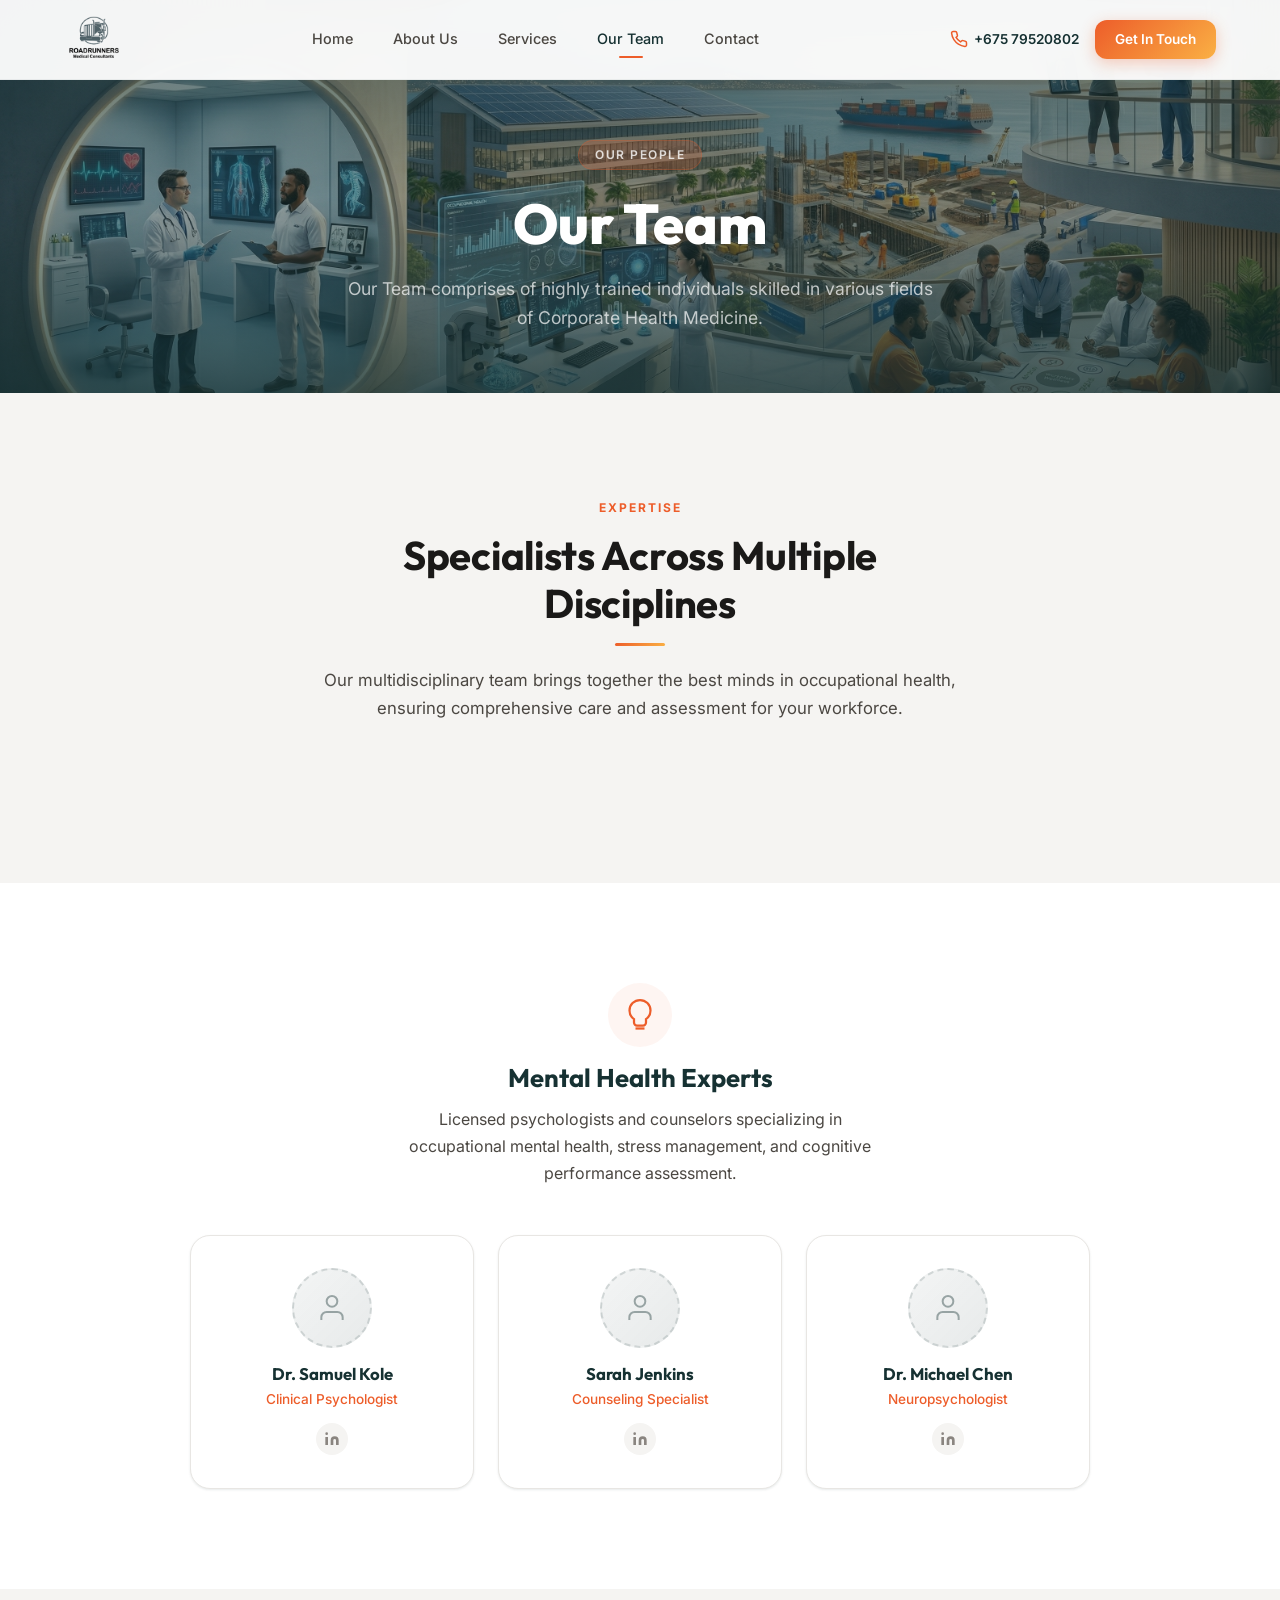
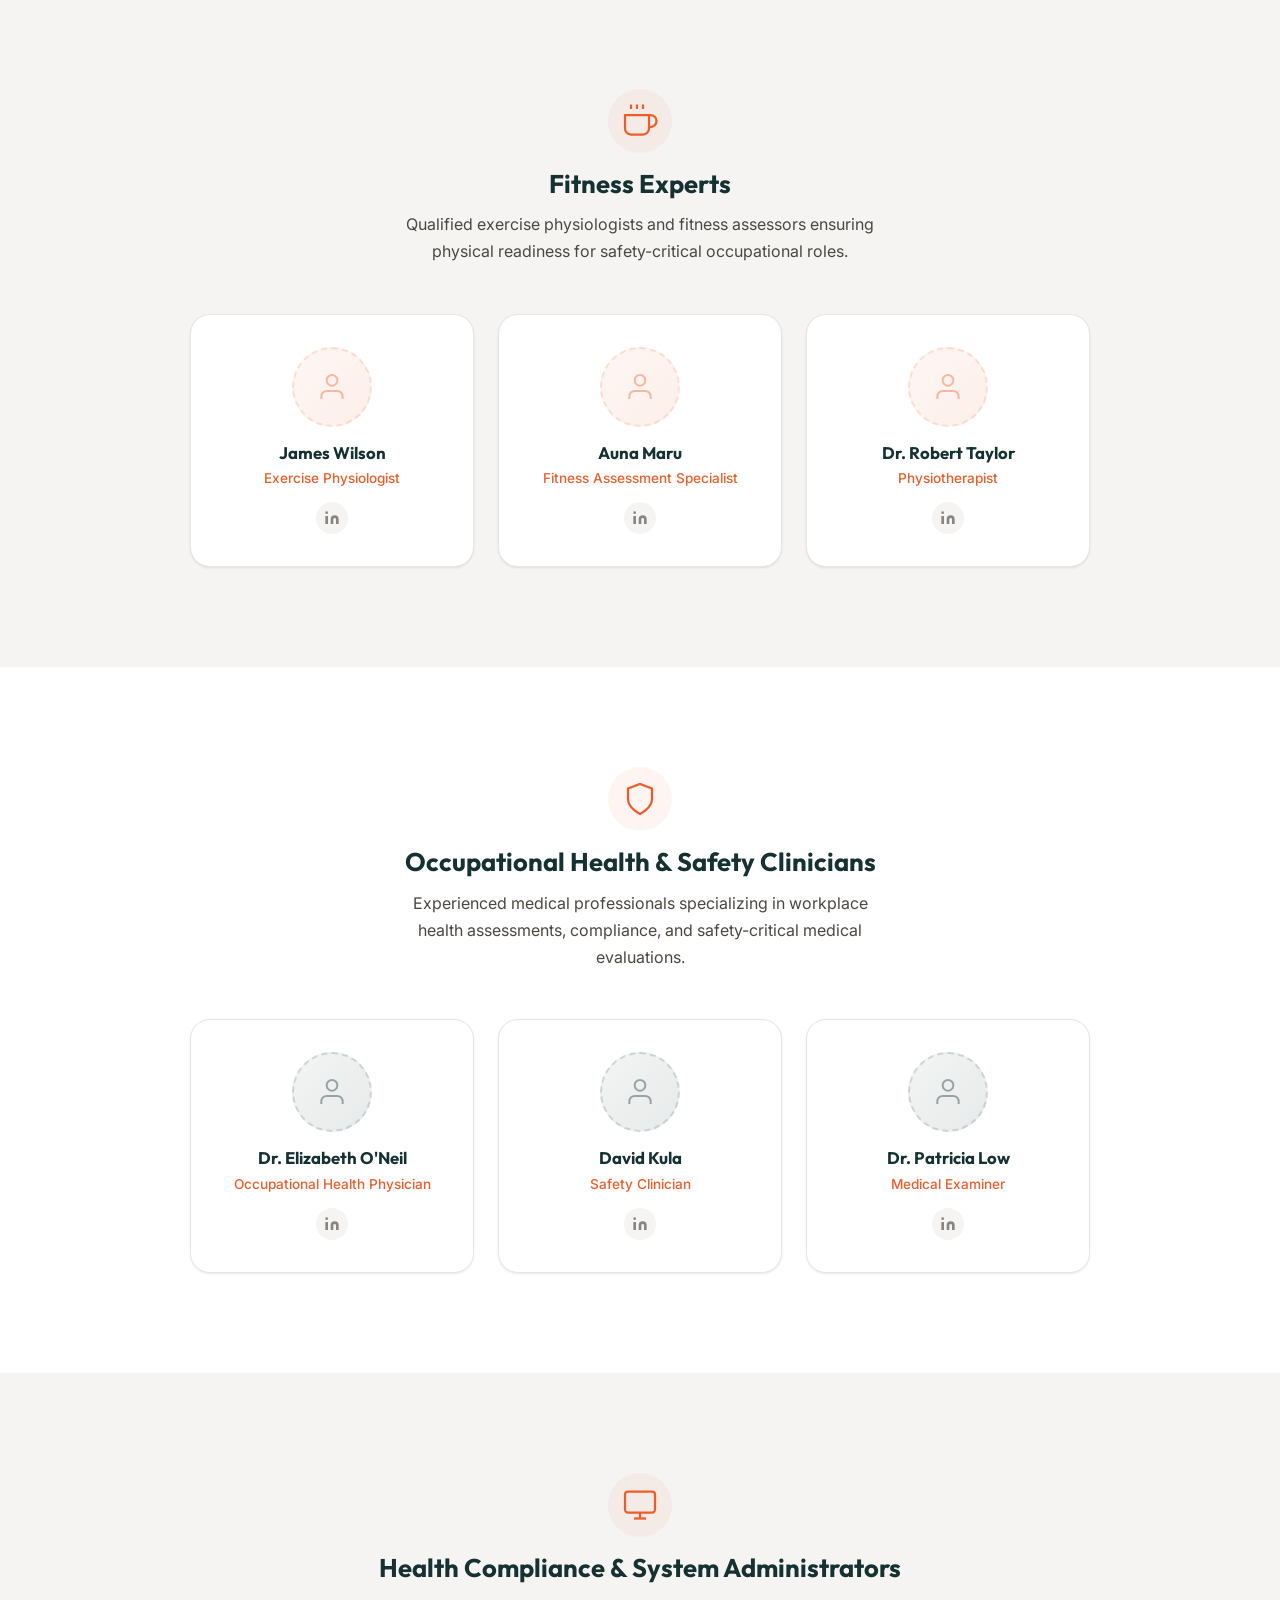
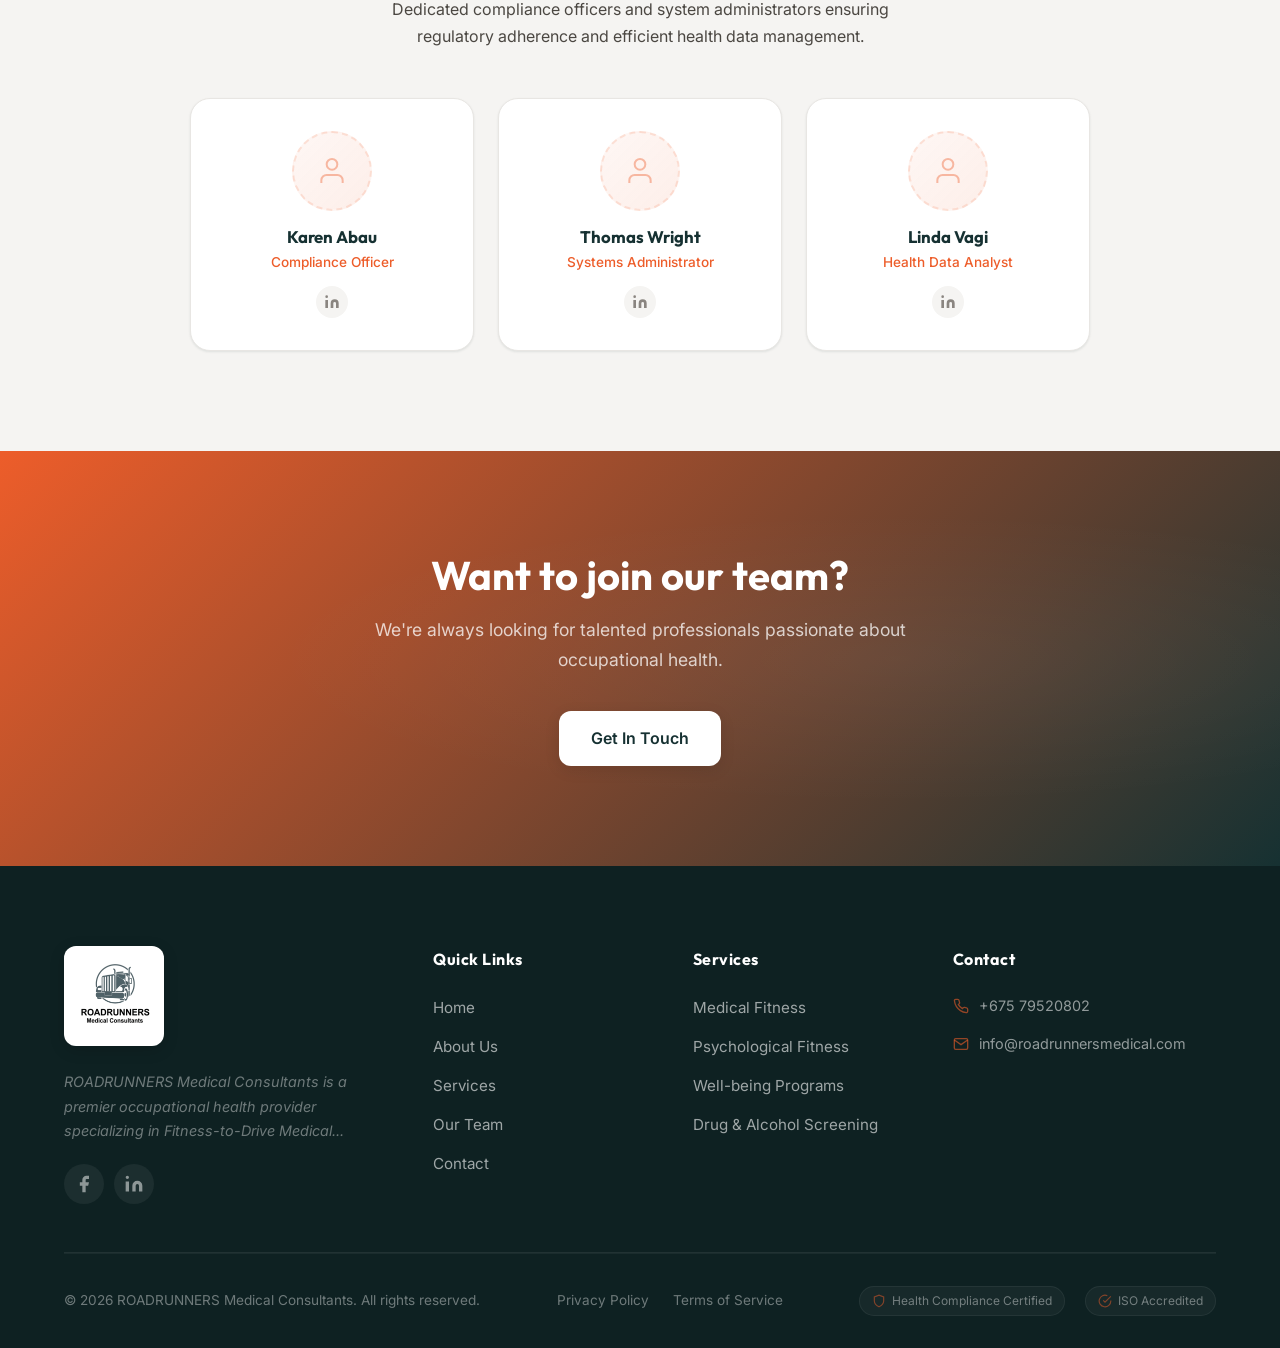
<file: team.html>
<!DOCTYPE html>
<html lang="en">
<head>
    <meta charset="UTF-8">
    <meta name="viewport" content="width=device-width, initial-scale=1.0">
    <title>Our Team | ROADRUNNERS Medical Consultants</title>
    <link rel="icon" type="image/png" href="assets/logo/campany-logo.png">
    <meta name="description" content="Meet the highly trained professionals at ROADRUNNERS Medical Consultants â€“ experts in corporate health medicine.">
    <link rel="preconnect" href="https://fonts.googleapis.com">
    <link rel="preconnect" href="https://fonts.gstatic.com" crossorigin>
    <link href="https://fonts.googleapis.com/css2?family=Inter:wght@300;400;500;600;700;800;900&family=Outfit:wght@400;500;600;700;800&display=swap" rel="stylesheet">
    <link rel="stylesheet" href="css/styles.css">
    <link rel="stylesheet" href="css/animations.css">

    <!-- SEO & Social Media Meta Tags -->
    <meta property="og:title" content="Our Team | ROADRUNNERS Medical Consultants">
    <meta property="og:description" content="Meet our expert team of occupational health specialists and clinicians.">
    <meta property="og:image" content="assets/logo/campany-logo.png">
    <meta property="og:url" content="https://roadrunnersmedical.com/team.html">
    <meta property="og:type" content="website">
    <meta name="twitter:card" content="summary">
    <meta name="twitter:title" content="Roadrunners Medical Team">
    <meta name="twitter:description" content="Experts in safety-critical medical assessments.">
</head>
<body>
    <!-- Reading Progress Bar -->
    <div class="progress-bar" id="progressBar"></div>

    <!-- Back to Top Button -->
    <button class="back-to-top" id="backToTop" aria-label="Back to top">
        <svg width="24" height="24" viewBox="0 0 24 24" fill="none" stroke="currentColor" stroke-width="2"><path d="M18 15l-6-6-6 6"/></svg>
    </button>

    <!-- HEADER -->
    <header class="header" id="header">
        <div class="container header__inner">
            <a href="index.html" class="header__logo">
                <img src="assets/logo/campany-logo.png" alt="ROADRUNNERS Medical Consultants" class="logo-img" loading="lazy">
            </a>
            <nav class="nav" id="nav">
                <ul class="nav__list">
                    <li class="nav__item"><a href="index.html" class="nav__link">Home</a></li>
                    <li class="nav__item"><a href="about.html" class="nav__link">About Us</a></li>
                    <li class="nav__item"><a href="services.html" class="nav__link">Services</a></li>
                    <li class="nav__item"><a href="team.html" class="nav__link active">Our Team</a></li>
                    <li class="nav__item"><a href="contact.html" class="nav__link">Contact</a></li>
                </ul>
            </nav>
            <div class="header__actions">
                <a href="tel:+67579520802" class="header__phone">
                    <svg width="18" height="18" viewBox="0 0 24 24" fill="none" stroke="currentColor" stroke-width="2"><path d="M22 16.92v3a2 2 0 01-2.18 2 19.79 19.79 0 01-8.63-3.07 19.5 19.5 0 01-6-6 19.79 19.79 0 01-3.07-8.67A2 2 0 014.11 2h3a2 2 0 012 1.72c.127.96.361 1.903.7 2.81a2 2 0 01-.45 2.11L8.09 9.91a16 16 0 006 6l1.27-1.27a2 2 0 012.11-.45c.907.339 1.85.573 2.81.7A2 2 0 0122 16.92z"/></svg>
                    <span>+675 79520802</span>
                </a>
                <a href="contact.html" class="btn btn--primary btn--sm">Get In Touch</a>
            </div>
            <button class="hamburger" id="hamburger" aria-label="Toggle navigation">
                <span></span><span></span><span></span>
            </button>
        </div>
    </header>

    <!-- PAGE HERO -->
    <section class="page-hero page-hero--has-banner page-hero--team">
        <div class="container">
            <div class="page-hero__content fade-up">
                <span class="page-hero__label">Our People</span>
                <h1 class="page-hero__title">Our Team</h1>
                <p class="page-hero__subtitle">Our Team comprises of highly trained individuals skilled in various fields of Corporate Health Medicine.</p>
            </div>
        </div>
    </section>

    <!-- TEAM INTRO -->
    <section class="section section--light">
        <div class="container">
            <div class="section__header reveal-up">
                <span class="section__label">Expertise</span>
                <h2 class="section__title">Specialists Across Multiple Disciplines</h2>
                <div class="section__divider section__divider--center"></div>
                <p class="section__subtitle">Our multidisciplinary team brings together the best minds in occupational health, ensuring comprehensive care and assessment for your workforce.</p>
            </div>
        </div>
    </section>

    <!-- TEAM CATEGORY: Mental Health -->
    <section class="section section--white" id="team-mental">
        <div class="container">
            <div class="team-category reveal-up">
                <div class="team-category__header">
                    <div class="team-category__icon">
                        <svg width="36" height="36" viewBox="0 0 24 24" fill="none" stroke="#ED5D2A" stroke-width="1.5">
                            <path d="M12 2a7 7 0 017 7c0 2.38-1.19 4.47-3 5.74V17a2 2 0 01-2 2h-4a2 2 0 01-2-2v-2.26C6.19 13.47 5 11.38 5 9a7 7 0 017-7z"/>
                            <line x1="9" y1="21" x2="15" y2="21"/>
                        </svg>
                    </div>
                    <h3 class="team-category__title">Mental Health Experts</h3>
                    <p class="team-category__desc">Licensed psychologists and counselors specializing in occupational mental health, stress management, and cognitive performance assessment.</p>
                </div>
                <div class="team-profiles">
                    <div class="team-card reveal-up delay-1">
                        <div class="team-card__avatar">
                            <div class="placeholder-avatar">
                                <svg width="32" height="32" viewBox="0 0 24 24" fill="none" stroke="rgba(22,49,50,0.4)" stroke-width="1.5"><path d="M20 21v-2a4 4 0 00-4-4H8a4 4 0 00-4 4v2"/><circle cx="12" cy="7" r="4"/></svg>
                            </div>
                        </div>
                        <h4 class="team-card__name">Dr. Samuel Kole</h4>
                        <span class="team-card__role">Clinical Psychologist</span>
                        <div class="team-card__social">
                            <a href="https://linkedin.com" aria-label="LinkedIn Profile" target="_blank" rel="noopener"><svg width="16" height="16" viewBox="0 0 24 24" fill="currentColor"><path d="M16 8a6 6 0 016 6v7h-4v-7a2 2 0 00-2-2 2 2 0 00-2 2v7h-4v-7a6 6 0 016-6zM2 9h4v12H2zM4 6a2 2 0 100-4 2 2 0 000 4z"/></svg></a>
                        </div>
                    </div>
                    <div class="team-card reveal-up delay-2">
                        <div class="team-card__avatar">
                            <div class="placeholder-avatar">
                                <svg width="32" height="32" viewBox="0 0 24 24" fill="none" stroke="rgba(22,49,50,0.4)" stroke-width="1.5"><path d="M20 21v-2a4 4 0 00-4-4H8a4 4 0 00-4 4v2"/><circle cx="12" cy="7" r="4"/></svg>
                            </div>
                        </div>
                        <h4 class="team-card__name">Sarah Jenkins</h4>
                        <span class="team-card__role">Counseling Specialist</span>
                        <div class="team-card__social">
                            <a href="https://linkedin.com" aria-label="LinkedIn Profile" target="_blank" rel="noopener"><svg width="16" height="16" viewBox="0 0 24 24" fill="currentColor"><path d="M16 8a6 6 0 016 6v7h-4v-7a2 2 0 00-2-2 2 2 0 00-2 2v7h-4v-7a6 6 0 016-6zM2 9h4v12H2zM4 6a2 2 0 100-4 2 2 0 000 4z"/></svg></a>
                        </div>
                    </div>
                    <div class="team-card reveal-up delay-3">
                        <div class="team-card__avatar">
                            <div class="placeholder-avatar">
                                <svg width="32" height="32" viewBox="0 0 24 24" fill="none" stroke="rgba(22,49,50,0.4)" stroke-width="1.5"><path d="M20 21v-2a4 4 0 00-4-4H8a4 4 0 00-4 4v2"/><circle cx="12" cy="7" r="4"/></svg>
                            </div>
                        </div>
                        <h4 class="team-card__name">Dr. Michael Chen</h4>
                        <span class="team-card__role">Neuropsychologist</span>
                        <div class="team-card__social">
                            <a href="https://linkedin.com" aria-label="LinkedIn Profile" target="_blank" rel="noopener"><svg width="16" height="16" viewBox="0 0 24 24" fill="currentColor"><path d="M16 8a6 6 0 016 6v7h-4v-7a2 2 0 00-2-2 2 2 0 00-2 2v7h-4v-7a6 6 0 016-6zM2 9h4v12H2zM4 6a2 2 0 100-4 2 2 0 000 4z"/></svg></a>
                        </div>
                    </div>
                </div>
            </div>
        </div>
    </section>

    <!-- TEAM CATEGORY: Fitness Experts -->
    <section class="section section--light" id="team-fitness">
        <div class="container">
            <div class="team-category reveal-up">
                <div class="team-category__header">
                    <div class="team-category__icon">
                        <svg width="36" height="36" viewBox="0 0 24 24" fill="none" stroke="#ED5D2A" stroke-width="1.5">
                            <path d="M18 8h1a4 4 0 010 8h-1M2 8h16v9a4 4 0 01-4 4H6a4 4 0 01-4-4V8z"/>
                            <line x1="6" y1="1" x2="6" y2="4"/>
                            <line x1="10" y1="1" x2="10" y2="4"/>
                            <line x1="14" y1="1" x2="14" y2="4"/>
                        </svg>
                    </div>
                    <h3 class="team-category__title">Fitness Experts</h3>
                    <p class="team-category__desc">Qualified exercise physiologists and fitness assessors ensuring physical readiness for safety-critical occupational roles.</p>
                </div>
                <div class="team-profiles">
                    <div class="team-card reveal-up delay-1">
                        <div class="team-card__avatar">
                            <div class="placeholder-avatar placeholder-avatar--green">
                                <svg width="32" height="32" viewBox="0 0 24 24" fill="none" stroke="rgba(237,93,42,0.4)" stroke-width="1.5"><path d="M20 21v-2a4 4 0 00-4-4H8a4 4 0 00-4 4v2"/><circle cx="12" cy="7" r="4"/></svg>
                            </div>
                        </div>
                        <h4 class="team-card__name">James Wilson</h4>
                        <span class="team-card__role">Exercise Physiologist</span>
                        <div class="team-card__social">
                            <a href="https://linkedin.com" aria-label="LinkedIn Profile" target="_blank" rel="noopener"><svg width="16" height="16" viewBox="0 0 24 24" fill="currentColor"><path d="M16 8a6 6 0 016 6v7h-4v-7a2 2 0 00-2-2 2 2 0 00-2 2v7h-4v-7a6 6 0 016-6zM2 9h4v12H2zM4 6a2 2 0 100-4 2 2 0 000 4z"/></svg></a>
                        </div>
                    </div>
                    <div class="team-card reveal-up delay-2">
                        <div class="team-card__avatar">
                            <div class="placeholder-avatar placeholder-avatar--green">
                                <svg width="32" height="32" viewBox="0 0 24 24" fill="none" stroke="rgba(237,93,42,0.4)" stroke-width="1.5"><path d="M20 21v-2a4 4 0 00-4-4H8a4 4 0 00-4 4v2"/><circle cx="12" cy="7" r="4"/></svg>
                            </div>
                        </div>
                        <h4 class="team-card__name">Auna Maru</h4>
                        <span class="team-card__role">Fitness Assessment Specialist</span>
                        <div class="team-card__social">
                            <a href="https://linkedin.com" aria-label="LinkedIn Profile" target="_blank" rel="noopener"><svg width="16" height="16" viewBox="0 0 24 24" fill="currentColor"><path d="M16 8a6 6 0 016 6v7h-4v-7a2 2 0 00-2-2 2 2 0 00-2 2v7h-4v-7a6 6 0 016-6zM2 9h4v12H2zM4 6a2 2 0 100-4 2 2 0 000 4z"/></svg></a>
                        </div>
                    </div>
                    <div class="team-card reveal-up delay-3">
                        <div class="team-card__avatar">
                            <div class="placeholder-avatar placeholder-avatar--green">
                                <svg width="32" height="32" viewBox="0 0 24 24" fill="none" stroke="rgba(237,93,42,0.4)" stroke-width="1.5"><path d="M20 21v-2a4 4 0 00-4-4H8a4 4 0 00-4 4v2"/><circle cx="12" cy="7" r="4"/></svg>
                            </div>
                        </div>
                        <h4 class="team-card__name">Dr. Robert Taylor</h4>
                        <span class="team-card__role">Physiotherapist</span>
                        <div class="team-card__social">
                            <a href="https://linkedin.com" aria-label="LinkedIn Profile" target="_blank" rel="noopener"><svg width="16" height="16" viewBox="0 0 24 24" fill="currentColor"><path d="M16 8a6 6 0 016 6v7h-4v-7a2 2 0 00-2-2 2 2 0 00-2 2v7h-4v-7a6 6 0 016-6zM2 9h4v12H2zM4 6a2 2 0 100-4 2 2 0 000 4z"/></svg></a>
                        </div>
                    </div>
                </div>
            </div>
        </div>
    </section>

    <!-- TEAM CATEGORY: OHS Clinicians -->
    <section class="section section--white" id="team-ohs">
        <div class="container">
            <div class="team-category reveal-up">
                <div class="team-category__header">
                    <div class="team-category__icon">
                        <svg width="36" height="36" viewBox="0 0 24 24" fill="none" stroke="#ED5D2A" stroke-width="1.5">
                            <path d="M12 22s8-4 8-10V5l-8-3-8 3v7c0 6 8 10 8 10z"/>
                        </svg>
                    </div>
                    <h3 class="team-category__title">Occupational Health &amp; Safety Clinicians</h3>
                    <p class="team-category__desc">Experienced medical professionals specializing in workplace health assessments, compliance, and safety-critical medical evaluations.</p>
                </div>
                <div class="team-profiles">
                    <div class="team-card reveal-up delay-1">
                        <div class="team-card__avatar">
                            <div class="placeholder-avatar">
                                <svg width="32" height="32" viewBox="0 0 24 24" fill="none" stroke="rgba(22,49,50,0.4)" stroke-width="1.5"><path d="M20 21v-2a4 4 0 00-4-4H8a4 4 0 00-4 4v2"/><circle cx="12" cy="7" r="4"/></svg>
                            </div>
                        </div>
                        <h4 class="team-card__name">Dr. Elizabeth O'Neil</h4>
                        <span class="team-card__role">Occupational Health Physician</span>
                        <div class="team-card__social">
                            <a href="https://linkedin.com" aria-label="LinkedIn Profile" target="_blank" rel="noopener"><svg width="16" height="16" viewBox="0 0 24 24" fill="currentColor"><path d="M16 8a6 6 0 016 6v7h-4v-7a2 2 0 00-2-2 2 2 0 00-2 2v7h-4v-7a6 6 0 016-6zM2 9h4v12H2zM4 6a2 2 0 100-4 2 2 0 000 4z"/></svg></a>
                        </div>
                    </div>
                    <div class="team-card reveal-up delay-2">
                        <div class="team-card__avatar">
                            <div class="placeholder-avatar">
                                <svg width="32" height="32" viewBox="0 0 24 24" fill="none" stroke="rgba(22,49,50,0.4)" stroke-width="1.5"><path d="M20 21v-2a4 4 0 00-4-4H8a4 4 0 00-4 4v2"/><circle cx="12" cy="7" r="4"/></svg>
                            </div>
                        </div>
                        <h4 class="team-card__name">David Kula</h4>
                        <span class="team-card__role">Safety Clinician</span>
                        <div class="team-card__social">
                            <a href="https://linkedin.com" aria-label="LinkedIn Profile" target="_blank" rel="noopener"><svg width="16" height="16" viewBox="0 0 24 24" fill="currentColor"><path d="M16 8a6 6 0 016 6v7h-4v-7a2 2 0 00-2-2 2 2 0 00-2 2v7h-4v-7a6 6 0 016-6zM2 9h4v12H2zM4 6a2 2 0 100-4 2 2 0 000 4z"/></svg></a>
                        </div>
                    </div>
                    <div class="team-card reveal-up delay-3">
                        <div class="team-card__avatar">
                            <div class="placeholder-avatar">
                                <svg width="32" height="32" viewBox="0 0 24 24" fill="none" stroke="rgba(22,49,50,0.4)" stroke-width="1.5"><path d="M20 21v-2a4 4 0 00-4-4H8a4 4 0 00-4 4v2"/><circle cx="12" cy="7" r="4"/></svg>
                            </div>
                        </div>
                        <h4 class="team-card__name">Dr. Patricia Low</h4>
                        <span class="team-card__role">Medical Examiner</span>
                        <div class="team-card__social">
                            <a href="https://linkedin.com" aria-label="LinkedIn Profile" target="_blank" rel="noopener"><svg width="16" height="16" viewBox="0 0 24 24" fill="currentColor"><path d="M16 8a6 6 0 016 6v7h-4v-7a2 2 0 00-2-2 2 2 0 00-2 2v7h-4v-7a6 6 0 016-6zM2 9h4v12H2zM4 6a2 2 0 100-4 2 2 0 000 4z"/></svg></a>
                        </div>
                    </div>
                </div>
            </div>
        </div>
    </section>

    <!-- TEAM CATEGORY: Health Compliance -->
    <section class="section section--light" id="team-compliance">
        <div class="container">
            <div class="team-category reveal-up">
                <div class="team-category__header">
                    <div class="team-category__icon">
                        <svg width="36" height="36" viewBox="0 0 24 24" fill="none" stroke="#ED5D2A" stroke-width="1.5">
                            <rect x="2" y="3" width="20" height="14" rx="2" ry="2"/>
                            <line x1="8" y1="21" x2="16" y2="21"/>
                            <line x1="12" y1="17" x2="12" y2="21"/>
                        </svg>
                    </div>
                    <h3 class="team-category__title">Health Compliance &amp; System Administrators</h3>
                    <p class="team-category__desc">Dedicated compliance officers and system administrators ensuring regulatory adherence and efficient health data management.</p>
                </div>
                <div class="team-profiles">
                    <div class="team-card reveal-up delay-1">
                        <div class="team-card__avatar">
                            <div class="placeholder-avatar placeholder-avatar--green">
                                <svg width="32" height="32" viewBox="0 0 24 24" fill="none" stroke="rgba(237,93,42,0.4)" stroke-width="1.5"><path d="M20 21v-2a4 4 0 00-4-4H8a4 4 0 00-4 4v2"/><circle cx="12" cy="7" r="4"/></svg>
                            </div>
                        </div>
                        <h4 class="team-card__name">Karen Abau</h4>
                        <span class="team-card__role">Compliance Officer</span>
                        <div class="team-card__social">
                            <a href="https://linkedin.com" aria-label="LinkedIn Profile" target="_blank" rel="noopener"><svg width="16" height="16" viewBox="0 0 24 24" fill="currentColor"><path d="M16 8a6 6 0 016 6v7h-4v-7a2 2 0 00-2-2 2 2 0 00-2 2v7h-4v-7a6 6 0 016-6zM2 9h4v12H2zM4 6a2 2 0 100-4 2 2 0 000 4z"/></svg></a>
                        </div>
                    </div>
                    <div class="team-card reveal-up delay-2">
                        <div class="team-card__avatar">
                            <div class="placeholder-avatar placeholder-avatar--green">
                                <svg width="32" height="32" viewBox="0 0 24 24" fill="none" stroke="rgba(237,93,42,0.4)" stroke-width="1.5"><path d="M20 21v-2a4 4 0 00-4-4H8a4 4 0 00-4 4v2"/><circle cx="12" cy="7" r="4"/></svg>
                            </div>
                        </div>
                        <h4 class="team-card__name">Thomas Wright</h4>
                        <span class="team-card__role">Systems Administrator</span>
                        <div class="team-card__social">
                            <a href="https://linkedin.com" aria-label="LinkedIn Profile" target="_blank" rel="noopener"><svg width="16" height="16" viewBox="0 0 24 24" fill="currentColor"><path d="M16 8a6 6 0 016 6v7h-4v-7a2 2 0 00-2-2 2 2 0 00-2 2v7h-4v-7a6 6 0 016-6zM2 9h4v12H2zM4 6a2 2 0 100-4 2 2 0 000 4z"/></svg></a>
                        </div>
                    </div>
                    <div class="team-card reveal-up delay-3">
                        <div class="team-card__avatar">
                            <div class="placeholder-avatar placeholder-avatar--green">
                                <svg width="32" height="32" viewBox="0 0 24 24" fill="none" stroke="rgba(237,93,42,0.4)" stroke-width="1.5"><path d="M20 21v-2a4 4 0 00-4-4H8a4 4 0 00-4 4v2"/><circle cx="12" cy="7" r="4"/></svg>
                            </div>
                        </div>
                        <h4 class="team-card__name">Linda Vagi</h4>
                        <span class="team-card__role">Health Data Analyst</span>
                        <div class="team-card__social">
                            <a href="https://linkedin.com" aria-label="LinkedIn Profile" target="_blank" rel="noopener"><svg width="16" height="16" viewBox="0 0 24 24" fill="currentColor"><path d="M16 8a6 6 0 016 6v7h-4v-7a2 2 0 00-2-2 2 2 0 00-2 2v7h-4v-7a6 6 0 016-6zM2 9h4v12H2zM4 6a2 2 0 100-4 2 2 0 000 4z"/></svg></a>
                        </div>
                    </div>
                </div>
            </div>
        </div>
    </section>

    <!-- CTA -->
    <section class="cta-section">
        <div class="container">
            <div class="cta-section__inner reveal-up">
                <h2 class="cta-section__title">Want to join our team?</h2>
                <p class="cta-section__text">We're always looking for talented professionals passionate about occupational health.</p>
                <div class="cta-section__actions">
                    <a href="contact.html" class="btn btn--white btn--lg">Get In Touch</a>
                </div>
            </div>
        </div>
    </section>

    <!-- FOOTER -->
    <footer class="footer">
        <div class="container">
            <div class="footer__grid">
                <div class="footer__brand">
                    <a href="index.html" class="footer__logo">
                        <img src="assets/logo/campany-logo.png" alt="ROADRUNNERS Medical Consultants logo" class="logo-img" loading="lazy">
                    </a>
                        <p class="footer__tagline">ROADRUNNERS Medical Consultants is a premier occupational health provider specializing in Fitness-to-Drive Medical...</p>
                    <div class="footer__social">
                        <a href="https://facebook.com" class="social-link" aria-label="Follow us on Facebook" target="_blank" rel="noopener"><svg width="20" height="20" viewBox="0 0 24 24" fill="currentColor"><path d="M18 2h-3a5 5 0 00-5 5v3H7v4h3v8h4v-8h3l1-4h-4V7a1 1 0 011-1h3z"/></svg></a>
                        <a href="https://linkedin.com" class="social-link" aria-label="Follow us on LinkedIn" target="_blank" rel="noopener"><svg width="20" height="20" viewBox="0 0 24 24" fill="currentColor"><path d="M16 8a6 6 0 016 6v7h-4v-7a2 2 0 00-2-2 2 2 0 00-2 2v7h-4v-7a6 6 0 016-6zM2 9h4v12H2zM4 6a2 2 0 100-4 2 2 0 000 4z"/></svg></a>
                    </div>
                </div>
                <div class="footer__links">
                    <h4 class="footer__title">Quick Links</h4>
                    <ul class="footer__list">
                        <li><a href="index.html">Home</a></li>
                        <li><a href="about.html">About Us</a></li>
                        <li><a href="services.html">Services</a></li>
                        <li><a href="team.html">Our Team</a></li>
                        <li><a href="contact.html">Contact</a></li>
                    </ul>
                </div>
                <div class="footer__links">
                    <h4 class="footer__title">Services</h4>
                    <ul class="footer__list">
                        <li><a href="services.html#medical">Medical Fitness</a></li>
                        <li><a href="services.html#psychological">Psychological Fitness</a></li>
                        <li><a href="services.html#wellbeing">Well-being Programs</a></li>
                        <li><a href="services.html">Drug & Alcohol Screening</a></li>
                    </ul>
                </div>
                <div class="footer__contact">
                    <h4 class="footer__title">Contact</h4>
                    <div class="footer__contact-item">
                        <svg width="16" height="16" viewBox="0 0 24 24" fill="none" stroke="currentColor" stroke-width="2"><path d="M22 16.92v3a2 2 0 01-2.18 2 19.79 19.79 0 01-8.63-3.07 19.5 19.5 0 01-6-6 19.79 19.79 0 01-3.07-8.67A2 2 0 014.11 2h3a2 2 0 012 1.72c.127.96.361 1.903.7 2.81a2 2 0 01-.45 2.11L8.09 9.91a16 16 0 006 6l1.27-1.27a2 2 0 012.11-.45c.907.339 1.85.573 2.81.7A2 2 0 0122 16.92z"/></svg>
                        <span>+675 79520802</span>
                    </div>
                    <div class="footer__contact-item">
                        <svg width="16" height="16" viewBox="0 0 24 24" fill="none" stroke="currentColor" stroke-width="2"><path d="M4 4h16c1.1 0 2 .9 2 2v12c0 1.1-.9 2-2 2H4c-1.1 0-2-.9-2-2V6c0-1.1.9-2 2-2z"/><polyline points="22,6 12,13 2,6"/></svg>
                        <span>info@roadrunnersmedical.com</span>
                    </div>
                </div>
            </div>
            <div class="footer__bottom">
                <p>&copy; 2026 ROADRUNNERS Medical Consultants. All rights reserved.</p>

                <div class="footer__legal-links">
                    <a href="privacy.html">Privacy Policy</a>
                    <a href="terms.html">Terms of Service</a>
                </div>

                <div class="footer__compliance">
                    <span class="compliance-badge"><svg width="14" height="14" viewBox="0 0 24 24" fill="none" stroke="currentColor" stroke-width="2"><path d="M12 22s8-4 8-10V5l-8-3-8 3v7c0 6 8 10 8 10z"/></svg> Health Compliance Certified</span>
                    <span class="compliance-badge"><svg width="14" height="14" viewBox="0 0 24 24" fill="none" stroke="currentColor" stroke-width="2"><path d="M22 11.08V12a10 10 0 11-5.93-9.14"/><polyline points="22 4 12 14.01 9 11.01"/></svg> ISO Accredited</span>
                </div>
            </div>
        </div>
    </footer>
    <script src="js/main.js"></script>
</body>
</html>
</file>
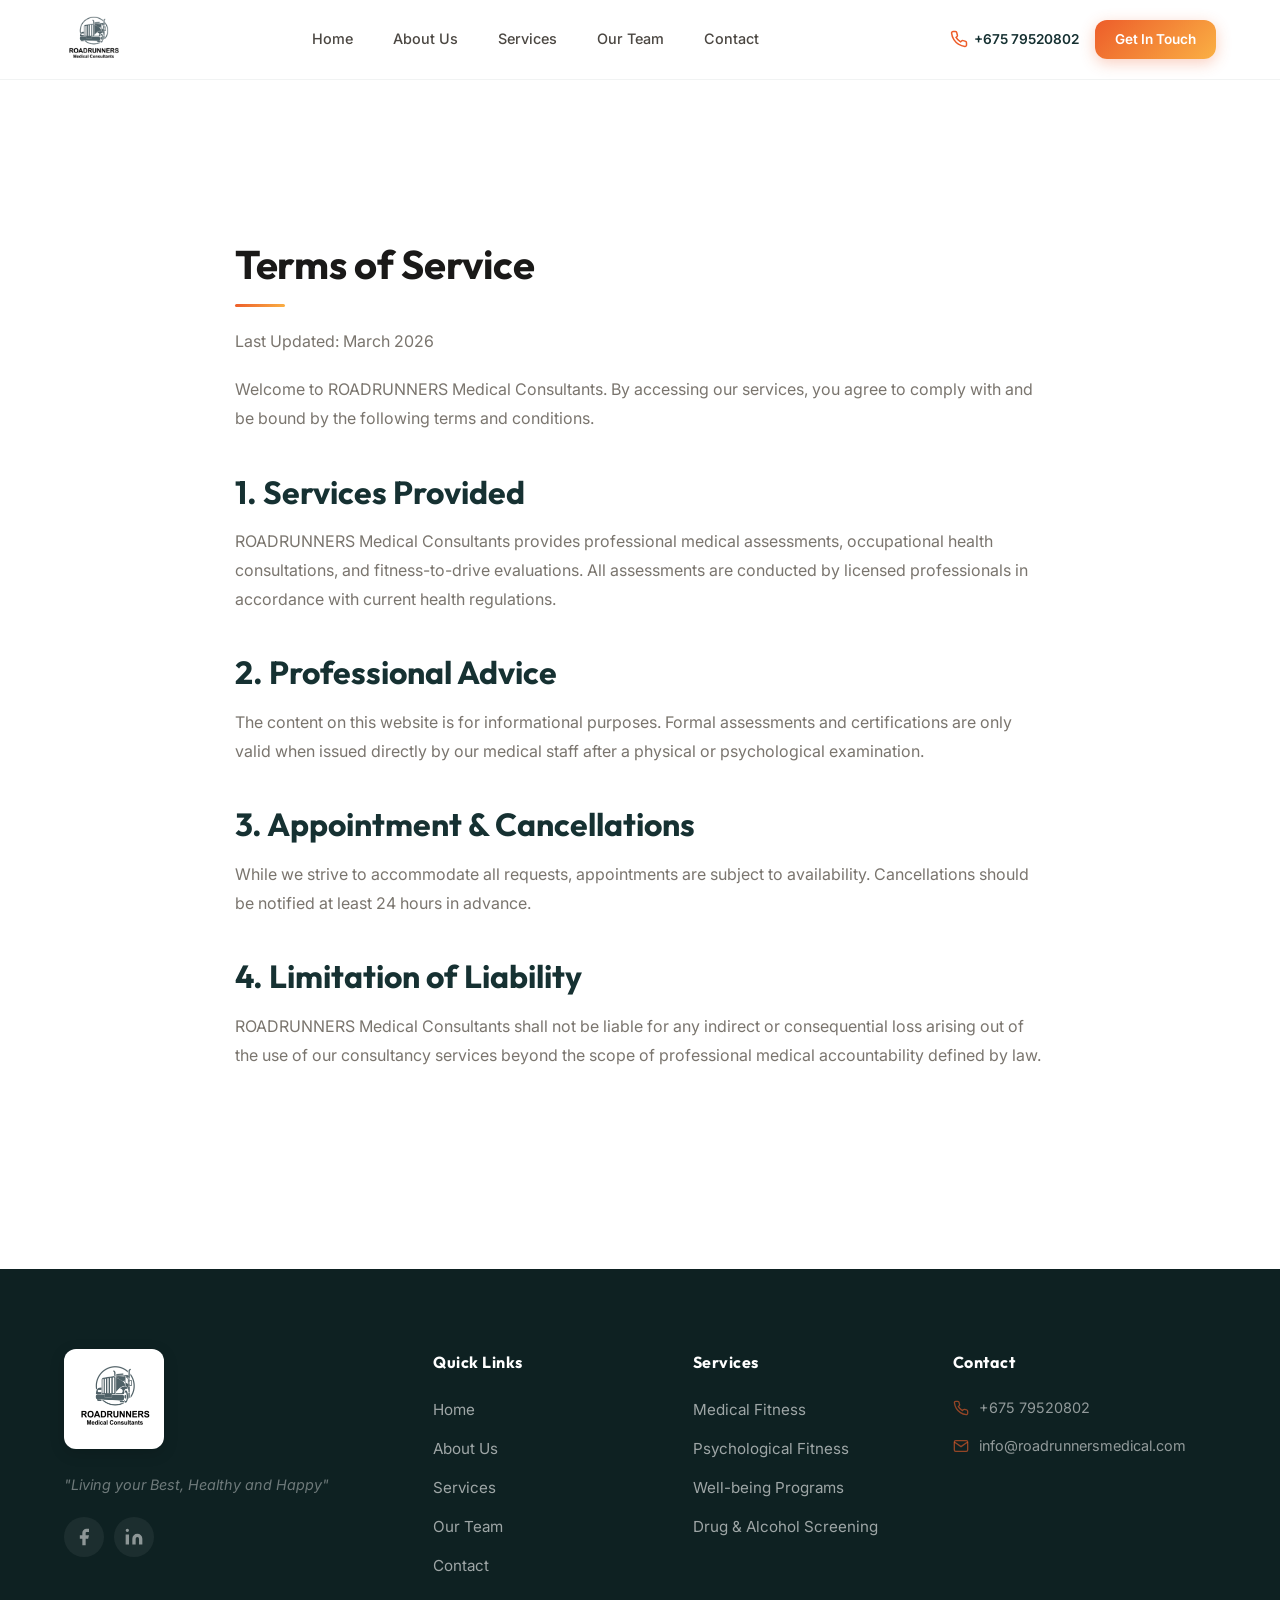
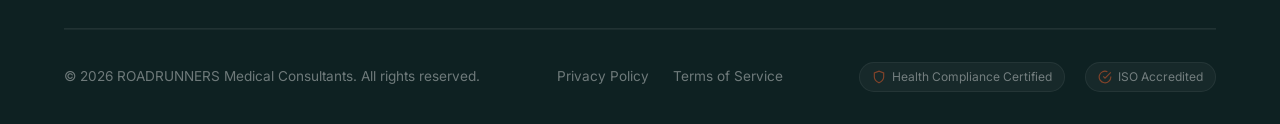
<file: terms.html>
<!DOCTYPE html>
<html lang="en">
<head>
    <meta charset="UTF-8">
    <meta name="viewport" content="width=device-width, initial-scale=1.0">
    <title>Terms of Service | ROADRUNNERS Medical Consultants</title>
    <link rel="icon" type="image/png" href="assets/logo/campany-logo.png">
    <link rel="preconnect" href="https://fonts.googleapis.com">
    <link rel="preconnect" href="https://fonts.gstatic.com" crossorigin>
    <link href="https://fonts.googleapis.com/css2?family=Inter:wght@300;400;500;600;700;800;900&family=Outfit:wght@400;500;600;700;800&display=swap" rel="stylesheet">
    <link rel="stylesheet" href="css/styles.css">
    <link rel="stylesheet" href="css/animations.css">
</head>
<body>
    <div class="progress-bar" id="progressBar"></div>
    <button class="back-to-top" id="backToTop" aria-label="Back to top">
        <svg width="24" height="24" viewBox="0 0 24 24" fill="none" stroke="currentColor" stroke-width="2"><path d="M18 15l-6-6-6 6"/></svg>
    </button>

    <header class="header" id="header">
        <div class="container header__inner">
            <a href="index.html" class="header__logo">
                <img src="assets/logo/campany-logo.png" alt="ROADRUNNERS Medical Consultants" class="logo-img" loading="lazy">
            </a>
            <nav class="nav" id="nav">
                <ul class="nav__list">
                    <li><a href="index.html" class="nav__link">Home</a></li>
                    <li><a href="about.html" class="nav__link">About Us</a></li>
                    <li><a href="services.html" class="nav__link">Services</a></li>
                    <li><a href="team.html" class="nav__link">Our Team</a></li>
                    <li><a href="contact.html" class="nav__link">Contact</a></li>
                </ul>
            </nav>
            <div class="header__actions">
                <a href="tel:+67579520802" class="header__phone">
                    <svg width="18" height="18" viewBox="0 0 24 24" fill="none" stroke="currentColor" stroke-width="2"><path d="M22 16.92v3a2 2 0 01-2.18 2 19.79 19.79 0 01-8.63-3.07 19.5 19.5 0 01-6-6 19.79 19.79 0 01-3.07-8.67A2 2 0 014.11 2h3a2 2 0 012 1.72c.127.96.361 1.903.7 2.81a2 2 0 01-.45 2.11L8.09 9.91a16 16 0 006 6l1.27-1.27a2 2 0 012.11-.45c.907.339 1.85.573 2.81.7A2 2 0 0122 16.92z"/></svg>
                    <span>+675 79520802</span>
                </a>
                <a href="contact.html" class="btn btn--primary btn--sm">Get In Touch</a>
            </div>
            <button class="hamburger" id="hamburger" aria-label="Toggle navigation">
                <span></span><span></span><span></span>
            </button>
        </div>
    </header>

    <main class="legal-main">
        <section class="section">
            <div class="legal-container">
                <h1 class="section__title legal-title">Terms of Service</h1>
                <div class="section__divider"></div>
                
                <div class="legal-content">
                    <p>Last Updated: March 2026</p>
                    <p>Welcome to ROADRUNNERS Medical Consultants. By accessing our services, you agree to comply with and be bound by the following terms and conditions.</p>
                    
                    <h3>1. Services Provided</h3>
                    <p>ROADRUNNERS Medical Consultants provides professional medical assessments, occupational health consultations, and fitness-to-drive evaluations. All assessments are conducted by licensed professionals in accordance with current health regulations.</p>
                    
                    <h3>2. Professional Advice</h3>
                    <p>The content on this website is for informational purposes. Formal assessments and certifications are only valid when issued directly by our medical staff after a physical or psychological examination.</p>

                    <h3>3. Appointment & Cancellations</h3>
                    <p>While we strive to accommodate all requests, appointments are subject to availability. Cancellations should be notified at least 24 hours in advance.</p>

                    <h3>4. Limitation of Liability</h3>
                    <p>ROADRUNNERS Medical Consultants shall not be liable for any indirect or consequential loss arising out of the use of our consultancy services beyond the scope of professional medical accountability defined by law.</p>
                </div>
            </div>
        </section>
    </main>

    <footer class="footer">
        <div class="container">
            <div class="footer__grid">
                <div class="footer__brand">
                    <a href="index.html" class="footer__logo">
                        <img src="assets/logo/campany-logo.png" alt="ROADRUNNERS Medical Consultants logo" class="logo-img" loading="lazy">
                    </a>
                    <p class="footer__tagline">"Living your Best, Healthy and Happy"</p>
                    <div class="footer__social">
                        <a href="https://facebook.com" class="social-link" aria-label="Follow us on Facebook" target="_blank" rel="noopener"><svg width="20" height="20" viewBox="0 0 24 24" fill="currentColor"><path d="M18 2h-3a5 5 0 00-5 5v3H7v4h3v8h4v-8h3l1-4h-4V7a1 1 0 011-1h3z"/></svg></a>
                        <a href="https://linkedin.com" class="social-link" aria-label="Follow us on LinkedIn" target="_blank" rel="noopener"><svg width="20" height="20" viewBox="0 0 24 24" fill="currentColor"><path d="M16 8a6 6 0 016 6v7h-4v-7a2 2 0 00-2-2 2 2 0 00-2 2v7h-4v-7a6 6 0 016-6zM2 9h4v12H2zM4 6a2 2 0 100-4 2 2 0 000 4z"/></svg></a>
                    </div>
                </div>
                <div class="footer__links">
                    <h4 class="footer__title">Quick Links</h4>
                    <ul class="footer__list">
                        <li><a href="index.html">Home</a></li>
                        <li><a href="about.html">About Us</a></li>
                        <li><a href="services.html">Services</a></li>
                        <li><a href="team.html">Our Team</a></li>
                        <li><a href="contact.html">Contact</a></li>
                    </ul>
                </div>
                <div class="footer__links">
                    <h4 class="footer__title">Services</h4>
                    <ul class="footer__list">
                        <li><a href="services.html#medical">Medical Fitness</a></li>
                        <li><a href="services.html#psychological">Psychological Fitness</a></li>
                        <li><a href="services.html#wellbeing">Well-being Programs</a></li>
                        <li><a href="services.html">Drug & Alcohol Screening</a></li>
                    </ul>
                </div>
                <div class="footer__contact">
                    <h4 class="footer__title">Contact</h4>
                    <div class="footer__contact-item">
                        <svg width="16" height="16" viewBox="0 0 24 24" fill="none" stroke="currentColor" stroke-width="2"><path d="M22 16.92v3a2 2 0 01-2.18 2 19.79 19.79 0 01-8.63-3.07 19.5 19.5 0 01-6-6 19.79 19.79 0 01-3.07-8.67A2 2 0 014.11 2h3a2 2 0 012 1.72c.127.96.361 1.903.7 2.81a2 2 0 01-.45 2.11L8.09 9.91a16 16 0 006 6l1.27-1.27a2 2 0 012.11-.45c.907.339 1.85.573 2.81.7A2 2 0 0122 16.92z"/></svg>
                        <span>+675 79520802</span>
                    </div>
                    <div class="footer__contact-item">
                        <svg width="16" height="16" viewBox="0 0 24 24" fill="none" stroke="currentColor" stroke-width="2"><path d="M4 4h16c1.1 0 2 .9 2 2v12c0 1.1-.9 2-2 2H4c-1.1 0-2-.9-2-2V6c0-1.1.9-2 2-2z"/><polyline points="22,6 12,13 2,6"/></svg>
                        <span>info@roadrunnersmedical.com</span>
                    </div>
                </div>
            </div>
            <div class="footer__bottom">
                <p>&copy; 2026 ROADRUNNERS Medical Consultants. All rights reserved.</p>

                <div class="footer__legal-links">
                    <a href="privacy.html">Privacy Policy</a>
                    <a href="terms.html">Terms of Service</a>
                </div>

                <div class="footer__compliance">
                    <span class="compliance-badge"><svg width="14" height="14" viewBox="0 0 24 24" fill="none" stroke="currentColor" stroke-width="2"><path d="M12 22s8-4 8-10V5l-8-3-8 3v7c0 6 8 10 8 10z"/></svg> Health Compliance Certified</span>
                    <span class="compliance-badge"><svg width="14" height="14" viewBox="0 0 24 24" fill="none" stroke="currentColor" stroke-width="2"><path d="M22 11.08V12a10 10 0 11-5.93-9.14"/><polyline points="22 4 12 14.01 9 11.01"/></svg> ISO Accredited</span>
                </div>
            </div>
        </div>
    </footer>

    <script src="js/main.js"></script>
</body>
</html>
</file>
<file: css/styles.css>
/* ============================================
   ROADRUNNERS MEDICAL CONSULTANTS
   Main Stylesheet
   ============================================ */

/* --- CSS CUSTOM PROPERTIES --- */
:root {
    /* Brand Colors */
    --navy:        #163132;
    --navy-dark:   #0e2122;
    --navy-light:  #1e4344;
    --green:       #ED5D2A;
    --green-dark:  #d44d1c;
    --green-light: #f47a4f;
    --gold:        #FAB044;
    --gold-dark:   #e89c2e;
    --gold-light:  #fbc06a;
    --white:       #ffffff;
    --off-white:   #f9f8f6;
    --gray-50:     #f5f4f2;
    --gray-100:    #e8e6e3;
    --gray-200:    #d1cec9;
    --gray-300:    #b0aca5;
    --gray-400:    #8a8580;
    --gray-500:    #6b6660;
    --gray-600:    #4d4943;
    --gray-700:    #36332e;
    --gray-800:    #1f1d1a;
    --text:        #1a1918;
    --text-light:  #4b4742;
    --text-muted:  #7a756e;

    /* Gradients */
    --grad-navy:   linear-gradient(135deg, #163132 0%, #1e4344 100%);
    --grad-green:  linear-gradient(135deg, #ED5D2A 0%, #FAB044 100%);
    --grad-hero:   linear-gradient(135deg, #0e2122 0%, #163132 40%, #1e4344 70%, #1a3a2e 100%);
    --grad-cta:    linear-gradient(135deg, #ED5D2A 0%, #163132 100%);

    /* Typography */
    --font-heading: 'Outfit', sans-serif;
    --font-body:    'Inter', sans-serif;

    /* Sizing */
    --container:   1200px;
    --header-h:    80px;
    --radius-sm:   6px;
    --radius-md:   12px;
    --radius-lg:   20px;
    --radius-xl:   28px;

    /* Shadows */
    --shadow-sm:   0 1px 3px rgba(22,49,50,0.06), 0 1px 2px rgba(22,49,50,0.04);
    --shadow-md:   0 4px 12px rgba(22,49,50,0.08), 0 2px 4px rgba(22,49,50,0.04);
    --shadow-lg:   0 10px 30px rgba(22,49,50,0.1), 0 4px 8px rgba(22,49,50,0.04);
    --shadow-xl:   0 20px 50px rgba(22,49,50,0.15), 0 8px 16px rgba(22,49,50,0.06);

    /* Transitions */
    --ease:        cubic-bezier(0.4, 0, 0.2, 1);
    --ease-bounce: cubic-bezier(0.34, 1.56, 0.64, 1);
}

/* --- RESET & BASE --- */
*,
*::before,
*::after {
    margin: 0;
    padding: 0;
    box-sizing: border-box;
}

html {
    font-size: 16px;
    scroll-behavior: smooth;
    -webkit-font-smoothing: antialiased;
    -moz-osx-font-smoothing: grayscale;
}

body {
    font-family: var(--font-body);
    color: var(--text);
    background: var(--white);
    line-height: 1.7;
}

img {
    max-width: 100%;
    display: block;
}

a {
    text-decoration: none;
    color: inherit;
    transition: color 0.3s var(--ease);
}

ul { list-style: none; }

h1, h2, h3, h4, h5, h6 {
    font-family: var(--font-heading);
    font-weight: 700;
    line-height: 1.2;
    color: var(--text);
}

h1 { font-size: clamp(2.2rem, 8vw, 4.5rem); text-align: inherit; }
h2 { font-size: clamp(1.8rem, 5vw, 2.8rem); text-align: inherit; }
h3 { font-size: clamp(1.4rem, 4vw, 2rem); text-align: inherit; }

/* --- CONTAINER --- */
.container {
    max-width: var(--container);
    margin: 0 auto;
    padding: 0 5vw; /* Fluid side padding */
}

@media (min-width: 1200px) {
    .container { padding: 0 24px; }
}

/* --- BUTTONS --- */
.btn {
    display: inline-flex;
    align-items: center;
    gap: 8px;
    font-family: var(--font-body);
    font-weight: 600;
    border: none;
    border-radius: var(--radius-md);
    cursor: pointer;
    transition: all 0.35s var(--ease);
    white-space: nowrap;
    position: relative;
    overflow: hidden;
}

.btn::before {
    content: '';
    position: absolute;
    inset: 0;
    background: linear-gradient(135deg, rgba(255,255,255,0.15), transparent);
    opacity: 0;
    transition: opacity 0.35s var(--ease);
}

.btn:hover::before { opacity: 1; }

.btn--sm {
    padding: 8px 20px;
    font-size: 0.85rem;
}

.btn--lg {
    padding: 14px 32px;
    font-size: 1rem;
}

.btn--full { width: 100%; justify-content: center; }

.btn--primary {
    background: var(--grad-green);
    color: var(--white);
    box-shadow: 0 4px 15px rgba(237,93,42,0.3);
}

.btn--primary:hover {
    transform: translateY(-2px);
    box-shadow: 0 8px 25px rgba(237,93,42,0.4);
}

.btn--outline {
    background: transparent;
    color: var(--white);
    border: 2px solid rgba(255,255,255,0.4);
}

.btn--outline:hover {
    background: rgba(255,255,255,0.1);
    border-color: rgba(255,255,255,0.8);
    transform: translateY(-2px);
}

.btn--white {
    background: var(--white);
    color: var(--navy);
    box-shadow: 0 4px 15px rgba(0,0,0,0.1);
}

.btn--white:hover {
    transform: translateY(-2px);
    box-shadow: 0 8px 25px rgba(0,0,0,0.15);
}

.btn--outline-white {
    background: transparent;
    color: var(--white);
    border: 2px solid rgba(255,255,255,0.5);
}

.btn--outline-white:hover {
    background: rgba(255,255,255,0.1);
    border-color: white;
    transform: translateY(-2px);
}

/* --- UX COMPONENTS --- */
.progress-bar {
    position: fixed;
    top: 0;
    left: 0;
    width: 0%;
    height: 4px;
    background: var(--grad-green);
    z-index: 1100;
    transition: width 0.1s ease;
}

.back-to-top {
    position: fixed;
    bottom: 30px;
    right: 30px;
    width: 50px;
    height: 50px;
    background: var(--grad-navy);
    color: var(--white);
    border: none;
    border-radius: 50%;
    display: flex;
    align-items: center;
    justify-content: center;
    cursor: pointer;
    z-index: 999;
    opacity: 0;
    visibility: hidden;
    transform: translateY(20px);
    transition: all 0.4s var(--ease);
    box-shadow: var(--shadow-lg);
}

.back-to-top.show {
    opacity: 1;
    visibility: visible;
    transform: translateY(0);
}

.back-to-top:hover {
    background: var(--grad-green);
    transform: translateY(-5px);
    box-shadow: 0 10px 20px rgba(237,93,42,0.3);
}

/* Micro-interactions */
.btn:hover { transform: translateY(-3px) scale(1.02); }
.social-link:hover { transform: translateY(-3px) scale(1.1); color: var(--green); }

/* Stats Grid */
.stats-grid {
    display: grid;
    grid-template-columns: repeat(auto-fit, minmax(200px, 1fr));
    gap: 40px;
    text-align: center;
}

.stat-item {
    display: flex;
    flex-direction: column;
    gap: 8px;
}

.stat-number {
    font-size: 3.5rem;
    font-weight: 800;
    color: var(--white);
    line-height: 1;
    font-family: var(--font-heading);
    background: var(--grad-green);
    -webkit-background-clip: text;
    background-clip: text;
    -webkit-text-fill-color: transparent;
}

.stat-label {
    font-size: 0.9rem;
    color: rgba(255,255,255,0.85);
    text-transform: uppercase;
    letter-spacing: 1.5px;
    font-weight: 600;
}

/* Legal Pages */
.legal-main {
    padding-top: 140px;
    padding-bottom: 80px;
}

.legal-container {
    max-width: 850px;
    margin: 0 auto;
    padding: 0 20px;
}

.legal-title {
    text-align: left;
}

.legal-content h3 {
    color: var(--navy);
    margin-top: 2.5rem;
    margin-bottom: 1rem;
}

.legal-content p, .legal-content ul {
    line-height: 1.8;
    color: var(--text-muted);
    margin-bottom: 1.2rem;
}

/* Testimonials */
.testimonials-grid {
    display: grid;
    grid-template-columns: repeat(auto-fit, minmax(300px, 1fr));
    gap: 30px;
    margin-top: 50px;
}

.testimonial-card {
    background: var(--white);
    padding: 40px;
    border-radius: 20px;
    box-shadow: var(--shadow-sm);
    display: flex;
    flex-direction: column;
    gap: 20px;
    transition: all 0.4s var(--ease);
}

.testimonial-card:hover {
    transform: translateY(-10px);
    box-shadow: var(--shadow-lg);
}

.testimonial-card__text {
    font-size: 1.1rem;
    font-style: italic;
    color: var(--navy);
    line-height: 1.7;
}

.testimonial-card__author {
    border-top: 1px solid rgba(22,49,50,0.1);
    padding-top: 20px;
}

.testimonial-card__author strong {
    display: block;
    color: var(--navy);
    font-size: 1rem;
}

.testimonial-card__author span {
    color: var(--text-muted);
    font-size: 0.9rem;
}

/* FAQ Section */
.faq-grid {
    display: flex;
    flex-direction: column;
    gap: 15px;
    max-width: 800px;
    margin: 50px auto 0;
}

.faq-item {
    background: var(--white);
    border-radius: 12px;
    box-shadow: var(--shadow-sm);
    overflow: hidden;
    border: 1px solid rgba(22,49,50,0.05);
}

.faq-question {
    width: 100%;
    padding: 20px 25px;
    background: none;
    border: none;
    display: flex;
    justify-content: space-between;
    align-items: center;
    cursor: pointer;
    font-weight: 600;
    color: var(--navy);
    font-family: inherit;
    font-size: 1.05rem;
    text-align: left;
    transition: background 0.3s ease;
}

.faq-question:hover {
    background: rgba(237,93,42,0.03);
}

.faq-question svg {
    transition: transform 0.3s ease;
    color: var(--green);
}

.faq-item.active .faq-question svg {
    transform: rotate(180deg);
}

.faq-answer {
    max-height: 0;
    overflow: hidden;
    transition: max-height 0.4s ease, padding 0.4s ease;
    background: #fafafa;
}

.faq-item.active .faq-answer {
    max-height: 500px;
    padding: 0 25px 25px;
}

.faq-answer p {
    color: var(--text-muted);
    line-height: 1.7;
    margin: 0;
}

/* ===========================================
   HEADER
   =========================================== */
.header {
    position: fixed;
    top: 0;
    left: 0;
    right: 0;
    z-index: 1000;
    height: var(--header-h);
    background: rgba(255,255,255,0.95);
    -webkit-backdrop-filter: blur(20px);
    backdrop-filter: blur(20px);
    border-bottom: 1px solid rgba(22,49,50,0.06);
    transition: all 0.4s var(--ease);
}

.header--scrolled {
    height: 68px;
    box-shadow: var(--shadow-md);
    background: rgba(255,255,255,0.98);
}

.header__inner {
    display: flex;
    align-items: center;
    justify-content: space-between;
    height: 100%;
}

.header__logo {
    display: flex;
    align-items: center;
    gap: 12px;
    z-index: 10;
}

.logo-img {
    height: clamp(38px, 6vw, 48px) !important;
    max-width: clamp(180px, 50vw, 250px);
    width: auto !important;
    object-fit: contain !important;
    display: block;
    transition: transform 0.3s var(--ease);
    transform: none !important; /* Scale removed for clean header */
}

.header--scrolled .logo-img {
    height: 42px !important;
}

.logo-icon {
    width: 40px;
    height: 40px;
    flex-shrink: 0;
}

.logo-icon--sm { width: 36px; height: 36px; }

.footer .logo-img {
    height: 60px;
    margin-bottom: 0px; /* FIXED: Removed 12px margin to ensure centering */
}

.logo-text {
    font-size: 1.15rem;
    color: var(--navy);
    letter-spacing: 0.5px;
    line-height: 1.1;
}

.logo-text__sub {
    font-size: 0.7rem;
    color: var(--green);
    font-weight: 500;
    letter-spacing: 0.3px;
}

/* Navigation */
.nav__list {
    display: flex;
    gap: 4px;
}

.nav__link {
    display: block;
    padding: 8px 18px;
    font-size: 0.9rem;
    font-weight: 500;
    color: var(--text-light);
    border-radius: var(--radius-sm);
    transition: all 0.3s var(--ease);
    position: relative;
}

.nav__link::after {
    content: '';
    position: absolute;
    bottom: 2px;
    left: 50%;
    transform: translateX(-50%);
    width: 0;
    height: 2px;
    background: var(--green);
    border-radius: 1px;
    transition: width 0.3s var(--ease);
}

.nav__link:hover,
.nav__link.active {
    color: var(--navy);
}

.nav__link:hover::after,
.nav__link.active::after {
    width: 24px;
}

.header__actions {
    display: flex;
    align-items: center;
    gap: 16px;
}

.header__phone {
    display: flex;
    align-items: center;
    gap: 6px;
    font-size: 0.85rem;
    font-weight: 600;
    color: var(--navy);
}

.header__phone svg {
    color: var(--green);
}

.header__phone:hover {
    color: var(--green);
}

/* Hamburger */
.hamburger {
    display: none;
    flex-direction: column;
    gap: 5px;
    background: none;
    border: none;
    cursor: pointer;
    padding: 8px;
    z-index: 10;
}

.hamburger span {
    display: block;
    width: 24px;
    height: 2px;
    background: var(--navy);
    border-radius: 2px;
    transition: all 0.3s var(--ease);
}

.hamburger.active span:nth-child(1) {
    transform: rotate(45deg) translate(5px, 5px);
}
.hamburger.active span:nth-child(2) {
    opacity: 0;
}
.hamburger.active span:nth-child(3) {
    transform: rotate(-45deg) translate(5px, -5px);
}

/* ===========================================
   WAVE DIVIDERS
   =========================================== */
.wave-divider {
    position: relative;
    width: 100%;
    overflow: hidden;
    line-height: 0;
    z-index: 5;
}

.wave-divider svg {
    display: block;
    width: 100%;
    height: auto;
}

/* Hero curved transition to first section */
.hero__transition {
    position: absolute;
    bottom: -1px;
    left: 0;
    width: 100%;
    z-index: 5;
    line-height: 0;
}

.hero__transition svg {
    display: block;
    width: 100%;
    height: auto;
}

@media (max-width: 768px) {
    .wave-divider svg {
        height: 60px !important;
    }
}

/* ===========================================
   HERO - HOME
   =========================================== */
.hero {
    position: relative;
    min-height: 100vh;
    display: flex;
    align-items: center;
    justify-content: center;
    overflow: hidden;
    padding-top: var(--header-h);
}

.hero__slider {
    position: absolute;
    inset: 0;
    overflow: hidden;
}

.hero__slide {
    position: absolute;
    inset: 0;
    width: 100%;
    height: 100%;
    background-size: cover;
    background-position: center;
    background-repeat: no-repeat;
    opacity: 0;
    transition: opacity 1.5s ease-in-out, transform 10s ease-out;
    z-index: 1;
}

.hero__slide.active {
    opacity: 1;
    transform: scale(1.1);
    z-index: 2;
}

.hero__overlay {
    position: absolute;
    inset: 0;
    background: linear-gradient(180deg, rgba(22, 49, 50, 0.7) 0%, rgba(22, 49, 50, 0.5) 50%, rgba(22, 49, 50, 0.8) 100%);
    z-index: 2;
}

.hero__pattern {
    position: absolute;
    inset: 0;
    background-image: 
        radial-gradient(circle at 20% 80%, rgba(255,255,255,0.03) 1px, transparent 1px),
        radial-gradient(circle at 80% 20%, rgba(255,255,255,0.03) 1px, transparent 1px),
        radial-gradient(circle at 50% 50%, rgba(255,255,255,0.02) 1px, transparent 1px);
    background-size: 60px 60px, 80px 80px, 100px 100px;
}

.hero__content {
    position: relative;
    z-index: 10;
    text-align: center;
    max-width: 850px;
    padding: 60px 0;
}

.hero__badge {
    display: inline-block;
    padding: 6px 20px;
    background: rgba(237,93,42,0.2);
    color: rgba(255,255,255,0.9);
    font-size: 0.8rem;
    font-weight: 600;
    letter-spacing: 1.5px;
    text-transform: uppercase;
    border-radius: 50px;
    border: 1px solid rgba(237,93,42,0.3);
    margin-bottom: 28px;
}

.hero__title {
    font-size: clamp(2.5rem, 5.5vw, 4.2rem);
    color: var(--white);
    font-weight: 800;
    margin-bottom: 8px;
    letter-spacing: -0.5px;
}

.hero__title--accent {
    display: block;
    font-size: clamp(1.5rem, 3vw, 2.2rem);
    font-weight: 500;
    color: rgba(255,255,255,0.7);
    letter-spacing: 2px;
    margin-top: 4px;
}

.hero__subtitle {
    font-size: clamp(1rem, 1.8vw, 1.15rem);
    color: rgba(255,255,255,0.75);
    max-width: 700px;
    margin: 24px auto 40px;
    line-height: 1.8;
    padding: 0 5%;
}

.hero__actions {
    display: flex;
    gap: 16px;
    justify-content: center;
    flex-wrap: wrap;
    margin-bottom: 48px;
}

.hero__tagline {
    display: flex;
    align-items: center;
    justify-content: center;
    gap: 16px;
    color: rgba(255,255,255,0.5);
    font-style: italic;
    font-size: 1.05rem;
}

.tagline-line {
    width: 40px;
    height: 1px;
    background: rgba(255,255,255,0.2);
}

/* Scroll Indicator */
.hero__scroll {
    position: absolute;
    bottom: 60px; /* Offset to stay above the curved transition */
    left: 50%;
    transform: translateX(-50%);
    z-index: 10;
}

.scroll-indicator {
    display: flex;
    flex-direction: column;
    align-items: center;
    gap: 8px;
    color: rgba(255,255,255,0.4);
    font-size: 0.7rem;
    letter-spacing: 2px;
    text-transform: uppercase;
}

.mouse-icon {
    width: 26px;
    height: 42px;
    border: 2px solid rgba(255,255,255,0.4);
    border-radius: 14px;
    position: relative;
    display: flex;
    justify-content: center;
}

.wheel {
    width: 4px;
    height: 8px;
    background: white;
    border-radius: 2px;
    margin-top: 8px;
    animation: mouseScroll 1.2s infinite;
}

@keyframes mouseScroll {
    0% { transform: translateY(0); opacity: 1; }
    100% { transform: translateY(12px); opacity: 0; }
}

@keyframes scrollPulse {
    0%, 100% { opacity: 0.4; }
    50% { opacity: 1; }
}

/* ===========================================
   PAGE HERO (Subpages)
   =========================================== */
.page-hero {
    padding: calc(var(--header-h) + 60px) 0 60px;
    background: var(--grad-hero);
    position: relative;
    overflow: hidden;
}

.page-hero--has-banner {
    background-size: cover;
    background-position: center;
    background-repeat: no-repeat;
}

.page-hero--has-banner::before {
    content: '';
    position: absolute;
    inset: 0;
    /* Sophisticated dark-to-light gradient overlay for maximum readability */
    background: linear-gradient(180deg, rgba(22, 49, 50, 0.72) 0%, rgba(22, 49, 50, 0.45) 50%, rgba(22, 49, 50, 0.8) 100%);
    z-index: 1;
}

.page-hero--has-banner .container {
    position: relative;
    z-index: 2;
}

/* Banner Variations */
.page-hero--about { background-image: url('../assets/about-banner/about-banner.png'); }
.page-hero--services { background-image: url('../assets/services-banner/services-banner.png'); }
.page-hero--team { background-image: url('../assets/ourteam-banner/ourteam-banner.png'); }
.page-hero--contact { background-image: url('../assets/contact-banner/content-banner-img.png'); }

.hero-slide--1 { background-image: url('../assets/hero-slider/hero-banner-01.png'); }
.hero-slide--2 { background-image: url('../assets/hero-slider/hero-banner-02.png'); }

.page-hero__content {
    position: relative;
    text-align: center;
}

.page-hero__label {
    display: inline-block;
    padding: 4px 16px;
    background: rgba(237,93,42,0.2);
    color: rgba(255,255,255,0.8);
    font-size: 0.75rem;
    font-weight: 600;
    letter-spacing: 1.5px;
    text-transform: uppercase;
    border-radius: 50px;
    border: 1px solid rgba(237,93,42,0.25);
    margin-bottom: 20px;
}

.page-hero__title {
    font-size: clamp(2.2rem, 5vw, 3.5rem);
    color: var(--white);
    font-weight: 800;
    margin-bottom: 16px;
}

.page-hero__subtitle {
    font-size: 1.1rem;
    color: rgba(255,255,255,0.7);
    max-width: 600px;
    margin: 0 auto;
    line-height: 1.7;
}

/* ===========================================
   SECTIONS
   =========================================== */
.section {
    padding: 100px 0;
}

.section--light { background: var(--gray-50); }
.section--white { background: var(--white); }
.section--navy  { background: var(--grad-navy); }

.section__header {
    text-align: center;
    max-width: 650px;
    margin: 0 auto 60px;
}

.section__label {
    display: inline-block;
    font-size: 0.75rem;
    font-weight: 700;
    letter-spacing: 2px;
    text-transform: uppercase;
    color: var(--green);
    margin-bottom: 12px;
}

.section__label--light { color: rgba(255,255,255,0.85); }

.section__title {
    font-size: clamp(1.8rem, 3.5vw, 2.5rem);
    margin-bottom: 16px;
    letter-spacing: -0.3px;
}

.section__title--light { color: var(--white); }

.section__divider {
    width: 50px;
    height: 3px;
    background: var(--grad-green);
    border-radius: 2px;
    margin-bottom: 20px;
}

.section__divider--center { margin-left: auto; margin-right: auto; }
.section__divider--light { background: var(--grad-green); }

.section__subtitle {
    font-size: 1.05rem;
    color: var(--text-light);
    line-height: 1.7;
}

.section__subtitle--light { color: rgba(255,255,255,0.85); }

.section__text {
    font-size: 1.05rem;
    color: var(--text-light);
    line-height: 1.8;
    margin-bottom: 16px;
}

.section__text--large { font-size: 1.2rem; }
.section__text--light { color: rgba(255,255,255,0.9); }

/* ===========================================
   SPLIT SECTION (Vision / Mission)
   =========================================== */
.split-section {
    display: flex;
    justify-content: space-between;
    align-items: center;
    gap: 80px;
}

.split-section > * {
    flex: 1;
}

.split-section--reverse .split-section__content { order: 2; }
.split-section--reverse .split-section__visual  { order: 1; }

.split-section__content .section__label {
    margin-bottom: 24px;
}

.footer__tagline a {
    color: var(--white);
    text-decoration: underline;
    font-weight: 600;
    margin-left: 5px;
    transition: opacity 0.3s ease;
}

.footer__tagline a:hover {
    opacity: 0.8;
}

/* Vision Graphic */
.vision-graphic {
    display: flex;
    justify-content: center;
    align-items: center;
}

.vision-graphic__circle {
    position: relative;
    width: clamp(250px, 80vw, 320px);
    height: clamp(250px, 80vw, 320px);
    display: flex;
    align-items: center;
    justify-content: center;
    margin: 0 auto;
}

.vision-graphic__svg {
    position: absolute;
    inset: 0;
    animation: spinSlow 30s linear infinite;
}

@keyframes spinSlow {
    from { transform: rotate(0deg); }
    to   { transform: rotate(360deg); }
}

.vision-graphic__icon {
    position: relative;
    width: 80px;
    height: 80px;
    background: rgba(237,93,42,0.08);
    border-radius: 50%;
    display: flex;
    align-items: center;
    justify-content: center;
}

.vision-graphic__icon--super {
    background: rgba(22,49,50,0.12);
    width: 120px;
    height: 120px;
    box-shadow: 0 10px 40px rgba(237,93,42,0.15);
    border: 1px solid rgba(255,255,255,0.1);
}

.vision-graphic--mission .vision-graphic__icon--super {
    background: rgba(255,255,255,0.08);
    box-shadow: 0 10px 40px rgba(0, 210, 255, 0.2);
}

.vision-icon-asset {
    width: 65%;
    height: 65%;
    object-fit: contain;
}

.vision-graphic--mission .vision-graphic__icon {
    background: rgba(22,49,50,0.06);
}

.mission-graphic {
    display: flex;
    justify-content: center;
    align-items: center;
}

.mission-icon-main {
    flex-direction: column;
    align-items: center;
    background: rgba(255,255,255,0.05);
    border: 1px solid rgba(255,255,255,0.1);
    border-radius: var(--radius-lg);
    padding: 60px;
    display: flex;
    justify-content: center;
    box-shadow: 0 4px 30px rgba(0, 0, 0, 0.1);
    -webkit-backdrop-filter: blur(5px);
    backdrop-filter: blur(5px);
    transition: all 0.5s var(--ease);
}

.mission-icon-main:hover {
    transform: translateY(-5px);
    background: rgba(255,255,255,0.08);
}

.mission-icon-img {
    max-width: 320px;
    height: auto;
    border-radius: 50%;
    background: rgba(255, 255, 255, 0.03);
    padding: 24px;
    box-shadow: 0 0 40px rgba(0, 0, 0, 0.2);
    transition: transform 0.6s var(--ease);
}

.mission-graphic:hover .mission-icon-img {
    transform: scale(1.05) rotate(2deg);
}

.mission-graphic__info {
    margin-top: 24px;
    display: flex;
    flex-direction: column;
    align-items: center;
}

.mission-graphic__info span {
    color: rgba(255,255,255,0.6);
    font-size: 0.9rem;
    letter-spacing: 1.5px;
    text-transform: uppercase;
    font-weight: 500;
}

/* Mission Quote */
.mission-quote {
    margin-top: 32px;
    padding: 24px 28px;
    background: var(--gray-50);
    border-left: 4px solid var(--orange);
    border-radius: 0 var(--radius-md) var(--radius-md) 0;
    display: flex;
    align-items: flex-start;
    gap: 16px;
    transition: transform 0.3s var(--ease);
}

.mission-quote:hover {
    transform: translateX(5px);
}

.mission-quote--dark {
    background: rgba(255,255,255,0.05);
    border-color: var(--orange);
}

.mission-quote p {
    font-size: 1.15rem;
    font-family: var(--font-heading);
    font-weight: 600;
    color: var(--navy);
    font-style: italic;
    line-height: 1.5;
}

.mission-quote--dark p {
    color: var(--white) !important;
    opacity: 1;
}

/* ===========================================
   CARE FRAMEWORK CARDS
   =========================================== */
.care-grid {
    display: grid;
    grid-template-columns: repeat(4, 1fr);
    gap: 24px;
}

.care-card {
    background: var(--white);
    border-radius: var(--radius-lg);
    padding: 36px 28px;
    position: relative;
    overflow: hidden;
    transition: all 0.4s var(--ease);
    box-shadow: var(--shadow-sm);
    border: 1px solid var(--gray-100);
}

.care-card:hover {
    transform: translateY(-6px);
    box-shadow: var(--shadow-lg);
}

.care-card__letter {
    font-family: var(--font-heading);
    font-size: 3.5rem;
    font-weight: 900;
    color: rgba(22,49,50,0.06);
    line-height: 1;
    margin-bottom: 8px;
}

.care-card:hover .care-card__letter {
    color: rgba(237,93,42,0.12);
}

.care-card__title {
    font-size: 1rem;
    font-weight: 700;
    color: var(--navy);
    margin-bottom: 12px;
    line-height: 1.4;
}

.care-card__text {
    font-size: 0.9rem;
    color: var(--text-light);
    line-height: 1.7;
}

.care-card__accent {
    position: absolute;
    bottom: 0;
    left: 0;
    right: 0;
    height: 3px;
    background: var(--grad-green);
    transform: scaleX(0);
    transition: transform 0.4s var(--ease);
}

.care-card:hover .care-card__accent {
    transform: scaleX(1);
}

/* Dark variant color-coding */
.care-card--dark[data-letter="C"] { --card-theme: #00d2ff; } /* Competence - Cyan */
.care-card--dark[data-letter="A"] { --card-theme: #ed5d2a; } /* Accountability - Orange (Brand) */
.care-card--dark[data-letter="R"] { --card-theme: #059669; } /* Resilience - Green */
.care-card--dark[data-letter="E"] { --card-theme: #6366f1; } /* Excellence - Indigo/Royal */

/* --- DARK-ON-LIGHT (HOME) --- */
.section--light .care-card--dark,
.section--white .care-card--dark {
    background: var(--white);
    border: 1px solid var(--gray-100);
    box-shadow: var(--shadow-sm);
}
.section--light .care-card--dark .care-card__title,
.section--white .care-card--dark .care-card__title {
    color: var(--navy);
}
.section--light .care-card--dark .care-card__text,
.section--white .care-card--dark .care-card__text {
    color: var(--navy);
}
.section--light .care-card--dark .care-card__letter,
.section--white .care-card--dark .care-card__letter {
    opacity: 0.12;
}

/* --- LIGHT-ON-DARK (ABOUT) --- */
.section--navy .care-card--dark {
    background: rgba(255,255,255,0.05);
    border: 1px solid rgba(255,255,255,0.12);
    -webkit-backdrop-filter: blur(10px);
    backdrop-filter: blur(10px);
    box-shadow: none;
}
.section--navy .care-card--dark .care-card__title {
    color: var(--white);
}
.section--navy .care-card--dark .care-card__text {
    color: rgba(255,255,255,0.85);
}
.section--navy .care-card--dark .care-card__letter {
    opacity: 0.15;
}

.care-card--dark {
    position: relative;
    z-index: 1;
}

.care-card--dark .care-card__letter { 
    color: var(--card-theme); 
    transition: all 0.4s var(--ease);
}

.care-card--dark .care-card__title { 
    transition: color 0.4s var(--ease);
}

.care-card--dark:hover .care-card__title {
    color: var(--card-theme);
}

.care-card--dark:hover {
    border-color: var(--card-theme);
    box-shadow: var(--shadow-lg);
    transform: translateY(-8px);
}

.section--navy .care-card--dark:hover {
    background: rgba(255,255,255,0.08);
    box-shadow: 0 10px 30px rgba(0, 0, 0, 0.2);
}

.section--light .care-card--dark:hover,
.section--white .care-card--dark:hover {
    background: var(--white);
}


/* ===========================================
   CTA SECTION
   =========================================== */
.cta-section {
    padding: 100px 0;
    background: var(--grad-cta);
    position: relative;
    overflow: hidden;
}

.cta-section::before {
    content: '';
    position: absolute;
    inset: 0;
    background: radial-gradient(ellipse at 70% 50%, rgba(255,255,255,0.05) 0%, transparent 50%);
}

.cta-section__inner {
    position: relative;
    text-align: center;
    max-width: 600px;
    margin: 0 auto;
}

.cta-section__title {
    font-size: clamp(1.8rem, 3.5vw, 2.5rem);
    color: var(--white);
    margin-bottom: 16px;
}

.cta-section__text {
    font-size: 1.1rem;
    color: rgba(255,255,255,0.75);
    margin-bottom: 36px;
    line-height: 1.7;
}

.cta-section__actions {
    display: flex;
    gap: 16px;
    justify-content: center;
    flex-wrap: wrap;
}

/* ===========================================
   SERVICE CARDS
   =========================================== */
.services-grid {
    display: grid;
    grid-template-columns: repeat(3, 1fr);
    gap: 28px;
}

.services-grid--4 {
    grid-template-columns: repeat(2, 1fr);
}

.service-card {
    background: var(--white);
    border-radius: var(--radius-lg);
    padding: 36px 28px;
    position: relative;
    overflow: hidden;
    transition: all 0.4s var(--ease);
    box-shadow: var(--shadow-sm);
    border: 1px solid var(--gray-100);
    display: flex;
    flex-direction: column;
}

.service-card:hover {
    transform: translateY(-6px);
    box-shadow: var(--shadow-lg);
    border-color: rgba(237,93,42,0.2);
}

.service-card__icon {
    width: 60px;
    height: 60px;
    background: rgba(237,93,42,0.06);
    border-radius: var(--radius-md);
    display: flex;
    align-items: center;
    justify-content: center;
    margin-bottom: 20px;
    transition: all 0.4s var(--ease);
}

.service-card:hover .service-card__icon {
    background: rgba(237,93,42,0.1);
    transform: scale(1.05);
}

.service-card__icon--psych {
    background: rgba(22,49,50,0.06);
}

.service-card:hover .service-card__icon--psych {
    background: rgba(22,49,50,0.1);
}

.service-card__number {
    position: absolute;
    top: 20px;
    right: 24px;
    font-family: var(--font-heading);
    font-size: 2.5rem;
    font-weight: 900;
    color: rgba(22,49,50,0.04);
    line-height: 1;
}

.service-card__title {
    font-size: 1.15rem;
    font-weight: 700;
    color: var(--navy);
    margin-bottom: 12px;
    line-height: 1.3;
}

.service-card__text {
    font-size: 0.9rem;
    color: var(--text-light);
    line-height: 1.7;
    flex: 1;
    margin-bottom: 20px;
}

/* Utilities */
.mt-4 {
    margin-top: 1.5rem !important;
}

/* Form Success State */
.form-success {
    display: none;
    flex-direction: column;
    align-items: center;
    justify-content: center;
    padding: 3rem 1rem;
    background: var(--white);
    border-radius: 12px;
    border: 1px solid rgba(22,49,50,0.06);
    box-shadow: var(--shadow-sm);
    text-align: center;
}

.form-success svg {
    margin-bottom: 1.5rem;
    color: var(--orange);
    background: rgba(237,93,42,0.06);
    padding: 12px;
    border-radius: 50%;
    width: 64px;
    height: 64px;
}

.form-success h4 {
    font-size: 1.5rem;
    font-weight: 700;
    color: var(--navy);
    margin-bottom: 0.75rem;
}

.form-success p {
    color: var(--gray-dark);
    max-width: 300px;
    margin: 0 auto;
}

.service-card__link {
    display: inline-flex;
    align-items: center;
    gap: 6px;
    font-size: 0.85rem;
    font-weight: 600;
    color: var(--green);
    transition: all 0.3s var(--ease);
}

.service-card__link:hover {
    gap: 10px;
    color: var(--green-dark);
}

/* Psych variant border */
.service-card--psych {
    border-top: 3px solid transparent;
}

.service-card--psych:hover {
    border-top-color: var(--navy);
}

/* ===========================================
   WELL-BEING CARDS
   =========================================== */
.wellbeing-grid {
    display: grid;
    grid-template-columns: repeat(3, 1fr);
    gap: 28px;
}

.wellbeing-card {
    background: rgba(255,255,255,0.05);
    border: 1px solid rgba(255,255,255,0.1);
    border-radius: var(--radius-lg);
    padding: 48px 32px;
    text-align: center;
    position: relative;
    overflow: hidden;
    transition: all 0.4s var(--ease);
}

.wellbeing-card:hover {
    background: rgba(255,255,255,0.08);
    border-color: rgba(255,255,255,0.2);
    transform: translateY(-6px);
}

.wellbeing-card__icon {
    margin-bottom: 24px;
    opacity: 0.9;
    transition: all 0.4s var(--ease);
}

.wellbeing-card:hover .wellbeing-card__icon {
    opacity: 1;
    transform: scale(1.1);
}

.wellbeing-card__title {
    font-size: 1.3rem;
    font-weight: 700;
    color: var(--white);
    margin-bottom: 16px;
}

.wellbeing-card__text {
    font-size: 0.95rem;
    color: rgba(255,255,255,0.7);
    line-height: 1.8;
}

.wellbeing-card__accent {
    position: absolute;
    bottom: 0;
    left: 0;
    right: 0;
    height: 3px;
    background: linear-gradient(90deg, transparent, rgba(237,93,42,0.6), transparent);
    transform: scaleX(0);
    transition: transform 0.4s var(--ease);
}

.wellbeing-card:hover .wellbeing-card__accent {
    transform: scaleX(1);
}

/* ===========================================
   ABOUT PAGE
   =========================================== */
.about-intro {
    display: flex;
    justify-content: space-between;
    align-items: center;
    gap: 80px;
}

.about-intro > * {
    flex: 1;
}

.about-intro__image {
    position: relative;
    max-width: 500px;
    z-index: 1;
}

/* Premium decorative background elements */
.about-intro__image::before {
    content: '';
    position: absolute;
    top: -30px;
    right: -30px;
    width: 160px;
    height: 160px;
    background: var(--grad-green);
    opacity: 0.15;
    border-radius: 40% 60% 70% 30% / 40% 50% 60% 50%;
    z-index: -1;
    animation: blobify 15s linear infinite;
    filter: blur(20px);
}

.about-intro__image::after {
    content: '';
    position: absolute;
    bottom: -20px;
    left: -20px;
    width: 100%;
    height: 100%;
    border: 3px solid rgba(237, 93, 42, 0.2);
    border-radius: var(--radius-lg);
    z-index: -1;
    transition: all 0.5s var(--ease);
}

.about-intro__img {
    width: 100%;
    height: 100%;
    object-fit: cover;
    border-radius: var(--radius-lg);
    box-shadow: var(--shadow-xl);
    position: relative;
    z-index: 2;
    transition: all 0.5s var(--ease);
}

.about-intro__image:hover .about-intro__img {
    transform: translate(10px, -10px);
}

.about-intro__image:hover::after {
    transform: translate(-10px, 10px);
    border-color: rgba(237, 93, 42, 0.4);
}

.placeholder-image {
    width: 100%;
    height: 400px;
    background: linear-gradient(135deg, var(--gray-50), var(--gray-100));
    border-radius: var(--radius-lg);
    display: flex;
    flex-direction: column;
    align-items: center;
    justify-content: center;
    gap: 16px;
    border: 2px dashed var(--gray-200);
}

.placeholder-image span {
    font-size: 0.85rem;
    color: var(--gray-400);
    font-weight: 500;
}

/* Vision / Mission Grid */
.vm-grid {
    display: grid;
    grid-template-columns: repeat(2, 1fr);
    gap: 32px;
}

.vm-card {
    background: var(--white);
    border-radius: var(--radius-lg);
    padding: 48px 36px;
    box-shadow: var(--shadow-sm);
    border: 1px solid var(--gray-100);
    transition: all 0.4s var(--ease);
}

.vm-card:hover {
    transform: translateY(-4px);
    box-shadow: var(--shadow-lg);
}

.vm-card__icon {
    margin-bottom: 32px;
}

.vm-card__icon--img img,
.vm-card__icon--svg svg {
    height: 100px;
    width: auto;
    object-fit: contain;
    filter: drop-shadow(0 10px 15px rgba(237,93,42,0.15));
}

.vm-card__title {
    font-size: 1.5rem;
    font-weight: 700;
    color: var(--navy);
    margin-bottom: 16px;
}

.vm-card__text {
    font-size: 1rem;
    color: var(--text-light);
    line-height: 1.8;
}

/* Features Grid */
.features-grid {
    display: grid;
    grid-template-columns: repeat(4, 1fr);
    gap: 24px;
}

.feature-card {
    background: var(--white);
    border-radius: var(--radius-lg);
    padding: 32px 24px;
    text-align: center;
    box-shadow: var(--shadow-sm);
    border: 1px solid var(--gray-100);
    transition: all 0.4s var(--ease);
}

.feature-card:hover {
    transform: translateY(-4px);
    box-shadow: var(--shadow-md);
}

.feature-card__icon {
    width: 56px;
    height: 56px;
    background: rgba(237,93,42,0.06);
    border-radius: 50%;
    display: flex;
    align-items: center;
    justify-content: center;
    margin: 0 auto 16px;
}

.feature-card__title {
    font-size: 1rem;
    font-weight: 700;
    color: var(--navy);
    margin-bottom: 8px;
}

.feature-card__text {
    font-size: 0.85rem;
    color: var(--text-light);
    line-height: 1.7;
}

/* ===========================================
   KEY MESSAGE SECTION (WHAT WE DO)
   =========================================== */
.key-message {
    background: var(--navy);
    color: var(--white);
    text-align: center;
    padding: 100px 0;
    position: relative;
    overflow: hidden;
}

.key-message::before {
    content: '';
    position: absolute;
    inset: 0;
    background: radial-gradient(circle at 10% 20%, rgba(237,93,42,0.05) 0%, transparent 40%),
                radial-gradient(circle at 90% 80%, rgba(0,210,255,0.03) 0%, transparent 40%);
    pointer-events: none;
}

.key-message__inner {
    max-width: 900px;
    margin: 0 auto;
}

.key-message__icon {
    width: 80px;
    height: 80px;
    background: rgba(255,255,255,0.05);
    border-radius: 50%;
    display: flex;
    align-items: center;
    justify-content: center;
    margin: 0 auto 32px;
    border: 1px solid rgba(255,255,255,0.1);
    color: var(--orange);
    box-shadow: 0 10px 30px rgba(0,0,0,0.2);
}

.key-message__title {
    font-size: 0.9rem;
    font-weight: 800;
    letter-spacing: 4px;
    text-transform: uppercase;
    color: var(--orange);
    margin-bottom: 16px;
}

.key-message__text {
    font-size: 1.8rem;
    font-weight: 300;
    color: rgba(255,255,255,0.7);
    margin-bottom: 24px;
    font-family: var(--font-heading);
}

.key-message__quote {
    font-size: 2.5rem;
    font-family: var(--font-heading);
    font-weight: 700;
    line-height: 1.3;
    color: var(--white);
    max-width: 800px;
    margin: 0 auto;
    position: relative;
    padding: 0 40px;
}

.key-message__quote::before,
.key-message__quote::after {
    content: '"';
    position: absolute;
    font-size: 6rem;
    color: var(--orange);
    opacity: 0.2;
    font-family: serif;
}

.key-message__quote::before {
    top: -20px;
    left: -20px;
}

.key-message__quote::after {
    bottom: -60px;
    right: -20px;
}

/* ===========================================
   TEAM PAGE
   =========================================== */
.team-category {
    max-width: 900px;
    margin: 0 auto;
}

.team-category__header {
    text-align: center;
    margin-bottom: 48px;
}

.team-category__icon {
    width: 64px;
    height: 64px;
    background: rgba(237,93,42,0.06);
    border-radius: 50%;
    display: flex;
    align-items: center;
    justify-content: center;
    margin: 0 auto 16px;
}

.team-category__title {
    font-size: 1.6rem;
    font-weight: 700;
    color: var(--navy);
    margin-bottom: 12px;
}

.team-category__desc {
    font-size: 1rem;
    color: var(--text-light);
    max-width: 500px;
    margin: 0 auto;
    line-height: 1.7;
}

.team-profiles {
    display: grid;
    grid-template-columns: repeat(3, 1fr);
    gap: 24px;
}

.team-card {
    background: var(--white);
    border-radius: var(--radius-lg);
    padding: 32px 24px;
    text-align: center;
    box-shadow: var(--shadow-sm);
    border: 1px solid var(--gray-100);
    transition: all 0.4s var(--ease);
}

.team-card:hover {
    transform: translateY(-4px);
    box-shadow: var(--shadow-md);
}

.team-card__avatar {
    margin-bottom: 16px;
}

.placeholder-avatar {
    width: 80px;
    height: 80px;
    border-radius: 50%;
    background: linear-gradient(135deg, rgba(22,49,50,0.05), rgba(22,49,50,0.1));
    display: flex;
    align-items: center;
    justify-content: center;
    margin: 0 auto;
    border: 2px dashed rgba(22,49,50,0.15);
}

.placeholder-avatar--green {
    background: linear-gradient(135deg, rgba(237,93,42,0.05), rgba(237,93,42,0.1));
    border-color: rgba(237,93,42,0.15);
}

.team-card__name {
    font-size: 1.05rem;
    font-weight: 700;
    color: var(--navy);
    margin-bottom: 4px;
}

.team-card__role {
    font-size: 0.85rem;
    color: var(--green);
    font-weight: 500;
    display: block;
    margin-bottom: 12px;
}

.team-card__social a {
    display: inline-flex;
    align-items: center;
    justify-content: center;
    width: 32px;
    height: 32px;
    border-radius: 50%;
    background: var(--gray-50);
    color: var(--gray-400);
    transition: all 0.3s var(--ease);
}

.team-card__social a:hover {
    background: var(--navy);
    color: var(--white);
}

/* ===========================================
   CONTACT PAGE
   =========================================== */
.contact-layout {
    display: flex;
    justify-content: space-between;
    align-items: flex-start;
    gap: 80px;
}

.contact-info { flex: 1; min-width: 0; }
.contact-form-wrapper { flex: 1.2; min-width: 0; }

.contact-info__title {
    font-size: 2rem;
    font-weight: 800;
    color: var(--navy);
    margin-bottom: 16px;
}

.contact-info__text {
    font-size: 1.05rem;
    color: var(--text-light);
    margin-bottom: 36px;
    line-height: 1.7;
}

.contact-info__items {
    display: flex;
    flex-direction: column;
    gap: 24px;
    margin-bottom: 36px;
}

.contact-info__item {
    display: flex;
    align-items: flex-start;
    gap: 16px;
}

.contact-info__icon {
    width: 48px;
    height: 48px;
    background: rgba(237,93,42,0.06);
    border-radius: var(--radius-md);
    display: flex;
    align-items: center;
    justify-content: center;
    flex-shrink: 0;
}

.contact-info__item h4 {
    font-size: 0.9rem;
    font-weight: 700;
    color: var(--navy);
    margin-bottom: 2px;
}

.contact-info__item p {
    font-size: 0.9rem;
    color: var(--text-light);
}

.contact-info__social h4 {
    font-size: 0.9rem;
    font-weight: 700;
    color: var(--navy);
    margin-bottom: 12px;
}

.contact-info__social-links {
    display: flex;
    gap: 10px;
}

/* Contact Form */
.contact-form-wrapper {
    background: var(--white);
    border-radius: var(--radius-xl);
    padding: 48px;
    box-shadow: var(--shadow-lg);
    border: 1px solid var(--gray-100);
}

.contact-form__title {
    font-size: 1.5rem;
    font-weight: 700;
    color: var(--navy);
    margin-bottom: 32px;
}

.form-group {
    margin-bottom: 20px;
}

.form-label {
    display: block;
    font-size: 0.85rem;
    font-weight: 600;
    color: var(--text);
    margin-bottom: 6px;
}

.form-input {
    width: 100%;
    padding: 12px 16px;
    font-family: var(--font-body);
    font-size: 0.95rem;
    color: var(--text);
    background: var(--gray-50);
    border: 1.5px solid var(--gray-200);
    border-radius: var(--radius-md);
    transition: all 0.3s var(--ease);
    outline: none;
}

.form-input:focus {
    border-color: var(--green);
    background: var(--white);
    box-shadow: 0 0 0 4px rgba(237,93,42,0.08);
}

.form-input::placeholder {
    color: var(--gray-400);
}

.form-select {
    appearance: none;
    background-image: url("data:image/svg+xml,%3Csvg width='12' height='8' viewBox='0 0 12 8' fill='none' xmlns='http://www.w3.org/2000/svg'%3E%3Cpath d='M1 1.5L6 6.5L11 1.5' stroke='%238a96a3' stroke-width='2' stroke-linecap='round' stroke-linejoin='round'/%3E%3C/svg%3E");
    background-repeat: no-repeat;
    background-position: right 16px center;
    padding-right: 40px;
    cursor: pointer;
}

.form-textarea {
    resize: vertical;
    min-height: 120px;
}

.form-success {
    display: none;
    text-align: center;
    padding: 32px 0;
}

.form-success.show {
    display: block;
}

.form-success h4 {
    font-size: 1.2rem;
    color: var(--green);
    margin: 16px 0 8px;
}

.form-success p {
    color: var(--text-light);
    font-size: 0.95rem;
}

/* Map Placeholder */
.map-section {
    background: var(--gray-50);
}

.map-placeholder {
    height: 300px;
    display: flex;
    flex-direction: column;
    align-items: center;
    justify-content: center;
    gap: 12px;
    border-top: 1px solid var(--gray-100);
    border-bottom: 1px solid var(--gray-100);
}

.map-placeholder span {
    font-size: 0.85rem;
    color: var(--gray-400);
    font-weight: 500;
}

/* Social Links */
.social-link {
    display: inline-flex;
    align-items: center;
    justify-content: center;
    width: 40px;
    height: 40px;
    border-radius: 50%;
    background: rgba(22,49,50,0.06);
    color: var(--gray-500);
    transition: all 0.3s var(--ease);
}

.social-link:hover {
    background: var(--navy);
    color: var(--white);
    transform: translateY(-2px);
}

/* ===========================================
   FOOTER
   =========================================== */
.footer {
    background: var(--navy-dark);
    padding: 80px 0 0;
    color: rgba(255,255,255,0.7);
}

.footer__grid {
    display: grid;
    grid-template-columns: 1.5fr 1fr 1fr 1.2fr;
    gap: 40px;
    padding-bottom: 48px;
    border-bottom: 1px solid rgba(255,255,255,0.08);
}

.footer__logo {
    display: inline-flex;
    background: var(--white);
    padding: 10px !important; /* PROTECT TEXT */
    border-radius: var(--radius-md);
    margin-bottom: 24px;
    width: 100px;
    height: 100px;
    align-items: center;
    justify-content: center;
    overflow: hidden;
    box-shadow: 0 4px 15px rgba(0,0,0,0.15);
}

.footer__logo .logo-img {
    height: 100% !important;
    width: 100% !important;
    object-fit: contain !important;
    transform: none !important; /* FIXED: Removed scale to stop clipping text */
    margin: 0 !important; /* FIXED: Absolute centering */
}

.footer__logo img {
    width: auto;
    display: block;
}

.footer__logo .logo-text__name { color: var(--white); }
.footer__logo .logo-text__sub  { color: rgba(237,93,42,0.8); }

.footer__tagline {
    font-style: italic;
    font-size: 0.9rem;
    color: rgba(255,255,255,0.4);
    margin-bottom: 20px;
}

.footer__social {
    display: flex;
    gap: 10px;
}

.footer__social .social-link {
    background: rgba(255,255,255,0.06);
    color: rgba(255,255,255,0.5);
}

.footer__social .social-link:hover {
    background: var(--green);
    color: var(--white);
}

.footer__title,
.footer__heading {
    font-family: var(--font-heading);
    font-size: 1rem;
    font-weight: 700;
    color: var(--white);
    margin-bottom: 24px;
    letter-spacing: 0.5px;
    position: relative;
    display: inline-block;
}

.footer__title::after,
.footer__heading::after {
    content: '';
    position: absolute;
    left: 0;
    bottom: -8px;
    width: 30px;
    height: 2px;
    background: var(--orange);
    border-radius: 2px;
}

.footer__list {
    display: flex;
    flex-direction: column;
    gap: 12px;
}

.footer__links a {
    font-size: 0.95rem;
    color: rgba(255,255,255,0.6);
    transition: all 0.3s var(--ease);
    display: inline-block;
}

.footer__links a:hover {
    color: var(--orange);
    transform: translateX(5px);
}

.footer__contact-item {
    display: flex;
    align-items: center;
    gap: 10px;
    margin-bottom: 14px;
    font-size: 0.9rem;
    color: rgba(255,255,255,0.55);
}

.footer__contact-item svg {
    color: rgba(237,93,42,0.6);
    flex-shrink: 0;
}

.footer__bottom {
    display: flex;
    align-items: center;
    justify-content: space-between;
    flex-wrap: wrap;
    gap: 20px;
    padding: 32px 0;
    font-size: 0.85rem;
    color: rgba(255,255,255,0.4);
    border-top: 1px solid rgba(255,255,255,0.05);
}

.footer__legal-links {
    display: flex;
    gap: 24px;
}

.footer__legal-links a {
    transition: color 0.3s var(--ease);
}

.footer__legal-links a:hover {
    color: var(--white);
}

.footer__compliance {
    display: flex;
    gap: 20px;
}

.compliance-badge {
    display: inline-flex;
    align-items: center;
    gap: 6px;
    font-size: 0.75rem;
    color: rgba(255,255,255,0.4);
    padding: 4px 12px;
    background: rgba(255,255,255,0.04);
    border-radius: 50px;
    border: 1px solid rgba(255,255,255,0.06);
}

.compliance-badge svg {
    color: rgba(237,93,42,0.5);
}

/* ===========================================
   MAP SECTION
   =========================================== */
.map-section {
    line-height: 0;
}

.map-container {
    width: 100%;
    height: 450px;
    background: #f0f0f0;
    overflow: hidden;
    position: relative;
    box-shadow: 0 -10px 40px rgba(22,49,50,0.05);
}

.map-container iframe {
    position: absolute;
    inset: 0;
    width: 100%;
    height: 100%;
    border: 0;
}

/* ===========================================
   RESPONSIVE
   =========================================== */
@media (max-width: 1040px) {
    .care-grid { grid-template-columns: repeat(2, 1fr); gap: 20px; }
    .services-grid { grid-template-columns: repeat(2, 1fr); gap: 20px; }
    .wellbeing-grid { grid-template-columns: repeat(2, 1fr); gap: 20px; }
    .features-grid { grid-template-columns: repeat(2, 1fr); gap: 20px; }
    .team-profiles { grid-template-columns: repeat(2, 1fr); gap: 20px; }
    .footer__grid { grid-template-columns: repeat(2, 1fr); gap: 40px; }
    .split-section { flex-direction: column; gap: 40px; text-align: center; }
    .split-section > * { width: 100%; }
    .section__divider { margin: 0 auto 20px; }
    .split-section--reverse .split-section__content { order: 2; }
    .split-section--reverse .split-section__visual  { order: 1; }
    
    .hero__content { padding-top: 60px; }
}

@media (max-width: 768px) {
    :root { --header-h: 70px; }
    
    .section { padding: 80px 0; }

    /* --- PREMIUM MOBILE NAV OVERHAUL --- */
    .nav {
        position: fixed !important;
        top: 0 !important;
        left: 0 !important;
        width: 100% !important;
        height: 100vh !important;
        background: rgba(255, 255, 255, 0.98) !important;
        -webkit-backdrop-filter: blur(25px) !important;
        backdrop-filter: blur(25px) !important;
        display: none !important; 
        flex-direction: column !important;
        align-items: center !important;
        justify-content: center !important;
        z-index: 10000 !important;
        opacity: 0;
        transition: opacity 0.4s cubic-bezier(0.4, 0, 0.2, 1);
    }

    .nav.open {
        display: flex !important;
        opacity: 1;
    }

    .nav__list {
        flex-direction: column !important;
        align-items: center !important;
        gap: 30px !important;
        padding: 0 !important;
        margin: 0 !important;
        list-style: none !important;
    }

    .nav__item {
        opacity: 0;
        transform: translateY(20px);
        transition: all 0.5s cubic-bezier(0.4, 0, 0.2, 1);
    }

    .nav.open .nav__item {
        opacity: 1;
        transform: translateY(0);
    }

    /* Staggered link reveal */
    .nav.open .nav__item:nth-child(1) { transition-delay: 0.1s; }
    .nav.open .nav__item:nth-child(2) { transition-delay: 0.15s; }
    .nav.open .nav__item:nth-child(3) { transition-delay: 0.2s; }
    .nav.open .nav__item:nth-child(4) { transition-delay: 0.25s; }
    .nav.open .nav__item:nth-child(5) { transition-delay: 0.3s; }

    .nav__link {
        font-size: 1.75rem !important;
        font-weight: 700 !important;
        color: var(--navy) !important;
        text-transform: capitalize !important;
        letter-spacing: -0.5px !important;
        padding: 5px 0 !important;
        position: relative;
    }

    .nav__link.active {
        color: var(--green) !important;
    }

    .nav__link.active::after {
        content: '';
        position: absolute;
        bottom: -5px;
        left: 50%;
        transform: translateX(-50%);
        width: 30px;
        height: 3px;
        background: var(--green);
        border-radius: 2px;
    }

    /* ELASTIC HAMBURGER (Restored 3-bar) */
    .hamburger {
        display: flex !important;
        position: relative !important;
        z-index: 10001 !important;
        background: rgba(22, 49, 50, 0.05) !important;
        width: 48px !important;
        height: 48px !important;
        border-radius: 12px !important;
        align-items: center !important;
        justify-content: center !important;
        border: none !important;
        flex-direction: column !important;
        gap: 6px !important;
    }

    .hamburger span {
        background: var(--navy) !important;
        width: 24px !important;
        height: 2.5px !important;
        border-radius: 2px !important;
        transition: all 0.3s cubic-bezier(0.4, 0, 0.2, 1);
    }

    .hamburger.active span:nth-child(1) {
        transform: rotate(45deg) translateY(6px) translateX(6px);
    }

    .hamburger.active span:nth-child(2) {
        opacity: 0;
    }

    .hamburger.active span:nth-child(3) {
        transform: rotate(-45deg) translateY(-6px) translateX(6px);
    }

    /* BIG & VIEWABLE LOGO */
    .header__logo .logo-img {
        height: 50px !important; /* Prominent but clean mobile logo */
    }

    .header__inner {
        padding: 10px 0 !important;
    }

    .header__actions { display: none; }
    .header__phone { display: none; }

    .care-grid { grid-template-columns: 1fr; }
    .services-grid { grid-template-columns: 1fr; }
    .services-grid--4 { grid-template-columns: 1fr; }
    .wellbeing-grid { grid-template-columns: 1fr; }
    .features-grid { grid-template-columns: 1fr; }
    .about-intro { flex-direction: column; gap: 40px; text-align: center; }
    .about-intro > * { width: 100%; max-width: none; }
    .vm-grid { grid-template-columns: 1fr; }
    .team-profiles { grid-template-columns: 1fr; }
    .contact-layout { flex-direction: column; gap: 40px; }
    .contact-info, .contact-form-wrapper { width: 100%; }
    .footer__grid { grid-template-columns: 1fr; text-align: center; }
    .footer__logo, .footer__social, .footer__contact-item { justify-content: center; }
    .footer__title::after, .footer__heading::after { left: 50%; transform: translateX(-50%); }

    .footer__bottom {
        flex-direction: column;
        gap: 16px;
        text-align: center;
    }

    .footer__legal-links { justify-content: center; width: 100%; }
    .footer__compliance { flex-direction: column; gap: 10px; align-items: center; }

    /* --- MODERN HERO POLISH --- */
    .hero { min-height: 100vh; padding: 100px 0 60px; display: flex; align-items: center; justify-content: center; text-align: center; }
    .hero__content { padding: 0 24px; width: 100%; max-width: 100% !important; margin: 0 !important; }
    
    .hero__badge {
        background: rgba(237,93,42,0.12) !important;
        border: 1px solid rgba(237,93,42,0.2) !important;
        padding: 8px 18px !important;
        font-size: 0.75rem !important;
        -webkit-backdrop-filter: blur(10px);
        backdrop-filter: blur(10px);
    }

    .hero__title { font-size: 34px !important; line-height: 1.15; margin-bottom: 16px; font-weight: 900 !important; letter-spacing: -1px; }
    .hero__title--accent { font-size: 20px !important; letter-spacing: 2px; margin-top: 8px; opacity: 0.9; }
    .hero__subtitle { font-size: 1.05rem !important; line-height: 1.6; margin: 24px auto 36px; padding: 0; max-width: 480px; color: rgba(255,255,255,0.85) !important; }
    
    .hero__actions {
        display: flex !important;
        flex-direction: column !important;
        gap: 16px !important;
        width: 100% !important;
        max-width: 320px !important;
        margin: 0 auto 48px !important;
        align-items: center;
    }

    .hero__actions .btn { 
        width: 100% !important;
        min-height: 54px !important;
        font-size: 1.05rem !important;
        font-weight: 700 !important;
        justify-content: center !important;
        border-radius: 12px !important;
        box-shadow: 0 10px 30px rgba(0,0,0,0.1) !important;
        transition: transform 0.3s ease, box-shadow 0.3s ease !important;
    }

    .hero__actions .btn--primary {
        background: linear-gradient(135deg, #FF7B54 0%, #ED5D2A 100%) !important;
        border: none !important;
    }
    
    .hero__tagline { font-size: 14px; gap: 8px; opacity: 0.6; justify-content: center; letter-spacing: 0.5px; }
    .hero__scroll { bottom: 25px; left: 50%; transform: translateX(-50%); }

    .page-hero { padding: 130px 24px 70px; text-align: center; }
    .page-hero__title { font-size: 36px !important; font-weight: 900 !important; letter-spacing: -1px; }
    .page-hero__label { background: rgba(255,255,255,0.1) !important; border: 1px solid rgba(255,255,255,0.2) !important; padding: 6px 16px !important; border-radius: 50px !important; }
    
    .section__header { text-align: center; padding: 0 24px; margin-bottom: 50px; }
    .section__title { font-size: 2rem !important; letter-spacing: -0.5px; }
    .section__divider { width: 60px !important; height: 4px !important; border-radius: 2px !important; margin: 0 auto 24px !important; }

    /* Grid & Cards Stablization */
    .care-grid, .services-grid, .wellbeing-grid, .features-grid, .team-profiles, .vm-grid {
        display: flex !important;
        flex-direction: column !important;
        gap: 24px !important;
        padding: 0 24px !important;
    }

    .care-card, .service-card, .team-card, .vm-card {
        width: 100% !important;
        max-width: none !important;
        text-align: center !important;
        border-radius: 20px !important;
        padding: 30px 25px !important;
        background: var(--white) !important;
        box-shadow: 0 15px 40px rgba(0,0,0,0.04) !important;
    }

    .footer__grid { display: flex !important; flex-direction: column !important; align-items: center; text-align: center; gap: 40px; }
    .footer__links, .footer__contact, .footer__brand { width: 100% !important; align-items: center !important; }
}

@media (max-width: 480px) {
    .container { padding: 0 24px; }
    .hero__title { font-size: 2.1rem !important; }
    .page-hero__title { font-size: 2.3rem !important; }
    .hero__subtitle { font-size: 1rem !important; }
}

/* --- WELLBEING FRAMEWORK --- */
.wellbeing-framework {
    margin-top: 32px;
    display: flex;
    flex-direction: column;
    gap: 12px;
}

.wellbeing-item {
    background: rgba(255,255,255,0.02);
    border: 1px solid rgba(255,255,255,0.05);
    border-radius: var(--radius-md);
    overflow: hidden;
    transition: all 0.3s var(--ease);
}

.wellbeing-item:hover {
    background: rgba(255,255,255,0.04);
}

.wellbeing-item.active {
    background: rgba(255,255,255,0.05);
    border-color: rgba(237,93,42,0.3);
    box-shadow: 0 10px 30px rgba(0,0,0,0.2);
}

.wellbeing-trigger {
    width: 100%;
    display: flex;
    align-items: center;
    justify-content: space-between;
    padding: 16px 20px;
    background: none;
    border: none;
    color: var(--white);
    cursor: pointer;
    text-align: left;
    transition: all 0.3s var(--ease);
}

.wellbeing-title {
    display: flex;
    align-items: center;
    gap: 12px;
    font-family: var(--font-heading);
    font-weight: 600;
    font-size: 1.1rem;
}

.wellbeing-icon {
    color: var(--green);
    transition: transform 0.3s var(--ease);
}

.wellbeing-arrow {
    transition: transform 0.4s var(--ease);
    opacity: 0.5;
}

.wellbeing-item.active .wellbeing-arrow {
    transform: rotate(180deg);
    opacity: 1;
    color: var(--green);
}

.wellbeing-item.active .wellbeing-icon {
    transform: scale(1.1);
}

.wellbeing-item.active .wellbeing-content {
    display: block !important;
    max-height: 500px !important;
    padding: 0 20px 20px 52px !important;
    opacity: 1 !important;
}

.wellbeing-content {
    display: none;
    max-height: 0;
    overflow: hidden;
    transition: all 0.4s var(--ease);
    padding: 0 20px;
    opacity: 0;
}

.wellbeing-content p {
    font-size: 0.95rem;
    line-height: 1.6;
    margin: 0;
    color: rgba(255,255,255,0.85);
}

.wellbeing-trigger {
    pointer-events: auto !important;
    z-index: 10;
    position: relative;
    cursor: pointer;
}

.wellbeing-item.active {
    background: rgba(255,255,255,0.08) !important;
    border-color: var(--green) !important;
    box-shadow: 0 8px 32px rgba(0,0,0,0.3);
}

.wellbeing-item.active .wellbeing-arrow {
    transform: rotate(180deg);
    color: var(--green);
}
</file>
<file: css/animations.css>
/* ============================================
   ANIMATIONS & SCROLL REVEAL
   ============================================ */

.fade-up {
    opacity: 0;
    transform: translateY(30px);
    animation: fadeUp 0.8s var(--ease) forwards;
}
.delay-1 { animation-delay: 0.15s; }
.delay-2 { animation-delay: 0.3s; }
.delay-3 { animation-delay: 0.45s; }
.delay-4 { animation-delay: 0.6s; }
.delay-5 { animation-delay: 0.75s; }

@keyframes fadeUp {
    to { opacity: 1; transform: translateY(0); }
}

.reveal-up, .reveal-left, .reveal-right {
    opacity: 0;
    transition: all 0.8s var(--ease);
}
.reveal-up { transform: translateY(40px); }
.reveal-left { transform: translateX(-40px); }
.reveal-right { transform: translateX(40px); }

.reveal-up.revealed,
.reveal-left.revealed,
.reveal-right.revealed {
    opacity: 1;
    transform: translate(0, 0);
}

@media (max-width: 768px) {
    .reveal-left, .reveal-right { transform: translateY(20px); }
    .fade-up { animation-duration: 0.5s; transform: translateY(15px); }
    .reveal-up { transform: translateY(20px); }
}

.reveal-up.delay-1 { transition-delay: 0.1s; }
.reveal-up.delay-2 { transition-delay: 0.2s; }
.reveal-up.delay-3 { transition-delay: 0.3s; }
.reveal-up.delay-4 { transition-delay: 0.4s; }
.reveal-up.delay-5 { transition-delay: 0.5s; }
.reveal-left.delay-1 { transition-delay: 0.1s; }
.reveal-right.delay-1 { transition-delay: 0.1s; }

@keyframes float {
    0%, 100% { transform: translateY(0); }
    50% { transform: translateY(-10px); }
}

@keyframes blobify {
    0% { border-radius: 40% 60% 70% 30% / 40% 50% 60% 50%; }
    33% { border-radius: 60% 40% 50% 50% / 50% 40% 30% 70%; }
    66% { border-radius: 50% 60% 30% 70% / 60% 40% 70% 30%; }
    100% { border-radius: 40% 60% 70% 30% / 40% 50% 60% 50%; }
}

.care-card::before, .service-card::before,
.wellbeing-card::before, .vm-card::before {
    content: '';
    position: absolute;
    inset: 0;
    border-radius: inherit;
    opacity: 0;
    transition: opacity 0.4s var(--ease);
    pointer-events: none;
    background: radial-gradient(circle at var(--mouse-x,50%) var(--mouse-y,50%), rgba(237,93,42,0.06) 0%, transparent 60%);
}
.wellbeing-card::before {
    background: radial-gradient(circle at var(--mouse-x,50%) var(--mouse-y,50%), rgba(255,255,255,0.05) 0%, transparent 60%);
}
.care-card:hover::before, .service-card:hover::before,
.wellbeing-card:hover::before, .vm-card:hover::before {
    opacity: 1;
}

@media (prefers-reduced-motion: reduce) {
    *, *::before, *::after {
        animation-duration: 0.01ms !important;
        transition-duration: 0.01ms !important;
    }
    .fade-up, .reveal-up, .reveal-left, .reveal-right {
        opacity: 1; transform: none;
    }
    html { scroll-behavior: auto; }
}
</file>
